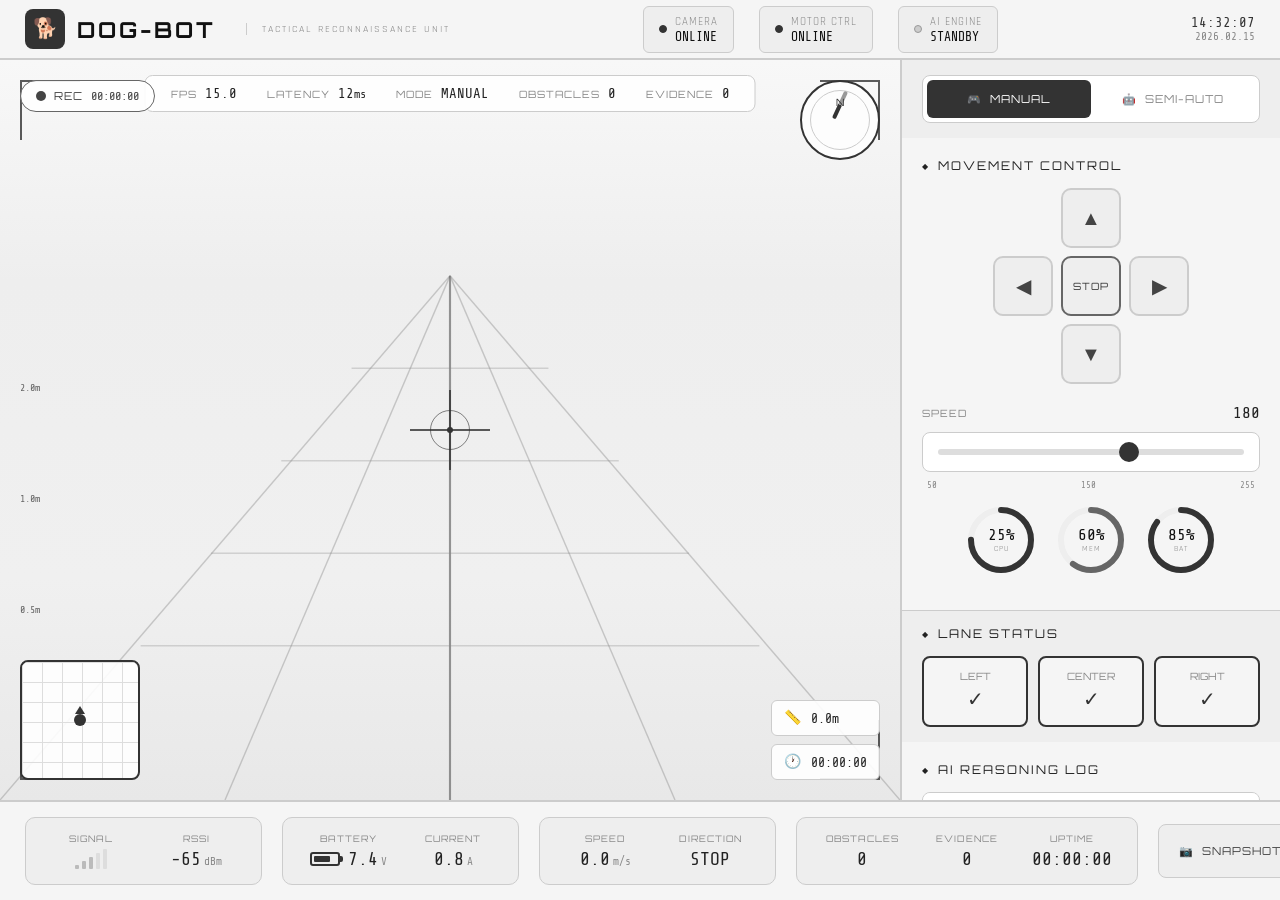
<file: dashboard-print.html>
<!DOCTYPE html>
<html lang="en">
<head>
    <meta charset="UTF-8">
    <meta name="viewport" content="width=device-width, initial-scale=1.0">
    <title>DOG-BOT | Tactical Command Interface (Print Version)</title>
    <link href="https://fonts.googleapis.com/css2?family=Orbitron:wght@400;500;600;700;800;900&family=Rajdhani:wght@300;400;500;600;700&family=Share+Tech+Mono&display=swap" rel="stylesheet">
    <style>
        :root {
            --bg-primary: #ffffff;
            --bg-secondary: #f5f5f5;
            --bg-tertiary: #eeeeee;
            --bg-panel: rgba(245, 245, 245, 0.95);
            --accent-green: #222222;
            --accent-green-dim: #444444;
            --accent-green-glow: rgba(0, 0, 0, 0.1);
            --accent-blue: #333333;
            --accent-blue-dim: #555555;
            --accent-cyan: #333333;
            --accent-orange: #555555;
            --accent-red: #444444;
            --accent-red-dim: #666666;
            --accent-purple: #555555;
            --accent-yellow: #666666;
            --text-primary: #111111;
            --text-secondary: #444444;
            --text-muted: #888888;
            --border-color: #cccccc;
            --border-glow: rgba(0, 0, 0, 0.1);
            --warning-bg: rgba(0, 0, 0, 0.05);
            --danger-bg: rgba(0, 0, 0, 0.05);
            --success-bg: rgba(0, 0, 0, 0.05);
        }

        * {
            margin: 0;
            padding: 0;
            box-sizing: border-box;
        }

        body {
            font-family: 'Rajdhani', sans-serif;
            background: var(--bg-primary);
            color: var(--text-primary);
            min-height: 100vh;
            overflow-x: hidden;
        }

        /* MAIN LAYOUT */
        .dashboard {
            display: grid;
            grid-template-rows: 60px 1fr 100px;
            grid-template-columns: 1fr 380px;
            height: 100vh;
            gap: 0;
        }

        /* TOP STATUS BAR */
        .status-bar {
            grid-column: 1 / -1;
            background: var(--bg-secondary);
            border-bottom: 2px solid var(--border-color);
            display: flex;
            align-items: center;
            justify-content: space-between;
            padding: 0 25px;
            position: relative;
        }

        .logo-section {
            display: flex;
            align-items: center;
            gap: 15px;
        }

        .logo {
            display: flex;
            align-items: center;
            gap: 12px;
        }

        .logo-icon {
            width: 40px;
            height: 40px;
            background: #333;
            border-radius: 8px;
            display: flex;
            align-items: center;
            justify-content: center;
            font-size: 20px;
        }

        .logo-text {
            font-family: 'Orbitron', sans-serif;
            font-size: 22px;
            font-weight: 700;
            letter-spacing: 3px;
            color: #111;
        }

        .logo-subtitle {
            font-size: 10px;
            color: var(--text-muted);
            letter-spacing: 2px;
            margin-left: 15px;
            padding-left: 15px;
            border-left: 1px solid var(--border-color);
        }

        .status-indicators {
            display: flex;
            align-items: center;
            gap: 25px;
        }

        .status-item {
            display: flex;
            align-items: center;
            gap: 8px;
            padding: 8px 15px;
            background: var(--bg-tertiary);
            border-radius: 6px;
            border: 1px solid var(--border-color);
        }

        .status-dot {
            width: 8px;
            height: 8px;
            border-radius: 50%;
            background: #333;
            border: 1px solid #333;
        }

        .status-dot.offline {
            background: #ccc;
            border-color: #999;
        }

        .status-label {
            font-size: 11px;
            color: var(--text-muted);
            letter-spacing: 1px;
        }

        .status-value {
            font-family: 'Share Tech Mono', monospace;
            font-size: 13px;
            color: var(--text-primary);
        }

        .datetime {
            font-family: 'Share Tech Mono', monospace;
            font-size: 14px;
            color: #333;
            display: flex;
            flex-direction: column;
            align-items: flex-end;
        }

        .datetime .date {
            font-size: 11px;
            color: var(--text-muted);
        }

        /* VIDEO FEED SECTION */
        .video-section {
            background: var(--bg-primary);
            position: relative;
            overflow: hidden;
        }

        .video-container {
            width: 100%;
            height: 100%;
            position: relative;
            background: #f0f0f0;
        }

        .video-feed {
            width: 100%;
            height: 100%;
            position: relative;
            display: flex;
            align-items: center;
            justify-content: center;
        }

        .video-feed img {
            max-width: 100%;
            max-height: 100%;
            object-fit: contain;
        }

        .video-feed.no-signal {
            background: linear-gradient(180deg, #f8f8f8 0%, #eee 30%, #f0f0f0 70%, #e8e8e8 100%);
        }

        /* Corner Brackets */
        .corner-bracket {
            position: absolute;
            width: 60px;
            height: 60px;
            border: 2px solid #333;
            opacity: 0.8;
        }

        .corner-bracket.top-left { top: 20px; left: 20px; border-right: none; border-bottom: none; }
        .corner-bracket.top-right { top: 20px; right: 20px; border-left: none; border-bottom: none; }
        .corner-bracket.bottom-left { bottom: 20px; left: 20px; border-right: none; border-top: none; }
        .corner-bracket.bottom-right { bottom: 20px; right: 20px; border-left: none; border-top: none; }

        /* Crosshair */
        .crosshair {
            position: absolute;
            top: 50%;
            left: 50%;
            transform: translate(-50%, -50%);
            width: 80px;
            height: 80px;
            pointer-events: none;
        }

        .crosshair::before, .crosshair::after {
            content: '';
            position: absolute;
            background: #333;
            opacity: 0.8;
        }

        .crosshair::before {
            width: 2px;
            height: 100%;
            left: 50%;
            transform: translateX(-50%);
        }

        .crosshair::after {
            width: 100%;
            height: 2px;
            top: 50%;
            transform: translateY(-50%);
        }

        .crosshair-circle {
            position: absolute;
            top: 50%;
            left: 50%;
            transform: translate(-50%, -50%);
            width: 40px;
            height: 40px;
            border: 1px solid #333;
            border-radius: 50%;
            opacity: 0.6;
        }

        .crosshair-dot {
            position: absolute;
            top: 50%;
            left: 50%;
            transform: translate(-50%, -50%);
            width: 6px;
            height: 6px;
            background: #333;
            border-radius: 50%;
        }

        /* Grid Overlay */
        .grid-overlay {
            position: absolute;
            inset: 0;
            pointer-events: none;
        }

        .grid-overlay svg {
            width: 100%;
            height: 100%;
        }

        /* HUD Overlay */
        .hud-overlay {
            position: absolute;
            inset: 0;
            pointer-events: none;
        }

        .hud-top {
            position: absolute;
            top: 15px;
            left: 50%;
            transform: translateX(-50%);
            display: flex;
            align-items: center;
            gap: 30px;
            background: rgba(255, 255, 255, 0.9);
            padding: 10px 25px;
            border-radius: 8px;
            border: 1px solid var(--border-color);
        }

        .hud-item {
            display: flex;
            align-items: center;
            gap: 8px;
        }

        .hud-label {
            font-family: 'Orbitron', sans-serif;
            font-size: 10px;
            color: var(--text-muted);
            letter-spacing: 1px;
        }

        .hud-value {
            font-family: 'Share Tech Mono', monospace;
            font-size: 14px;
            color: #222;
        }

        /* Evidence Alert */
        .evidence-alert { display: none; }
        .evidence-alert.hidden { display: none; }

        /* Navigation Recommendation */
        .nav-recommendation {
            position: absolute;
            bottom: 20px;
            left: 50%;
            transform: translateX(-50%);
            background: rgba(255, 255, 255, 0.9);
            border: 1px solid #333;
            padding: 12px 30px;
            border-radius: 8px;
            display: flex;
            align-items: center;
            gap: 15px;
        }

        .nav-recommendation.hidden { display: none; }

        .nav-arrow {
            font-size: 24px;
            color: #222;
        }

        .nav-text {
            font-family: 'Orbitron', sans-serif;
            font-size: 14px;
            color: #222;
            letter-spacing: 2px;
        }

        .nav-confidence {
            font-family: 'Share Tech Mono', monospace;
            font-size: 12px;
            color: var(--text-muted);
        }

        /* Compass */
        .compass {
            position: absolute;
            top: 20px;
            right: 20px;
            width: 80px;
            height: 80px;
            background: rgba(255, 255, 255, 0.8);
            border: 2px solid #333;
            border-radius: 50%;
            display: flex;
            align-items: center;
            justify-content: center;
        }

        .compass-inner {
            width: 60px;
            height: 60px;
            border: 1px solid #ccc;
            border-radius: 50%;
            position: relative;
        }

        .compass-needle {
            position: absolute;
            top: 50%;
            left: 50%;
            width: 4px;
            height: 30px;
            transform: translate(-50%, -100%) rotate(25deg);
            background: linear-gradient(to top, #333 50%, #999 50%);
            border-radius: 2px;
        }

        .compass-n {
            position: absolute;
            top: 5px;
            left: 50%;
            transform: translateX(-50%);
            font-family: 'Orbitron', sans-serif;
            font-size: 10px;
            color: #333;
        }

        /* Distance Markers */
        .distance-marker {
            position: absolute;
            left: 20px;
            font-family: 'Share Tech Mono', monospace;
            font-size: 10px;
            color: #555;
            opacity: 0.9;
        }

        .distance-marker.m1 { bottom: 25%; }
        .distance-marker.m2 { bottom: 40%; }
        .distance-marker.m3 { bottom: 55%; }

        /* Recording Indicator */
        .recording-indicator {
            position: absolute;
            top: 20px;
            left: 20px;
            display: flex;
            align-items: center;
            gap: 8px;
            background: rgba(255, 255, 255, 0.9);
            padding: 8px 15px;
            border-radius: 20px;
            border: 1px solid #666;
        }

        .recording-dot {
            width: 10px;
            height: 10px;
            background: #444;
            border-radius: 50%;
        }

        .recording-text {
            font-family: 'Orbitron', sans-serif;
            font-size: 11px;
            color: #444;
            letter-spacing: 1px;
        }

        .recording-time {
            font-family: 'Share Tech Mono', monospace;
            font-size: 12px;
            color: #444;
        }

        /* Mini Map */
        .minimap {
            position: absolute;
            bottom: 20px;
            left: 20px;
            width: 120px;
            height: 120px;
            background: rgba(255, 255, 255, 0.9);
            border: 2px solid #333;
            border-radius: 8px;
            overflow: hidden;
        }

        .minimap-grid {
            width: 100%;
            height: 100%;
            background-image:
                linear-gradient(#ddd 1px, transparent 1px),
                linear-gradient(90deg, #ddd 1px, transparent 1px);
            background-size: 20px 20px;
            position: relative;
        }

        .minimap-bot {
            position: absolute;
            top: 50%;
            left: 50%;
            transform: translate(-50%, -50%);
            width: 12px;
            height: 12px;
            background: #333;
            border-radius: 50%;
        }

        .minimap-bot::before {
            content: '';
            position: absolute;
            top: -8px;
            left: 50%;
            transform: translateX(-50%);
            border-left: 5px solid transparent;
            border-right: 5px solid transparent;
            border-bottom: 8px solid #333;
        }

        .minimap-obstacle, .minimap-evidence { display: none; }

        /* Quick Stats */
        .quick-stats {
            position: absolute;
            bottom: 20px;
            right: 20px;
            display: flex;
            flex-direction: column;
            gap: 8px;
        }

        .quick-stat {
            display: flex;
            align-items: center;
            gap: 10px;
            background: rgba(255, 255, 255, 0.9);
            padding: 8px 12px;
            border-radius: 6px;
            border: 1px solid var(--border-color);
        }

        .quick-stat-icon { font-size: 14px; }

        .quick-stat-value {
            font-family: 'Share Tech Mono', monospace;
            font-size: 13px;
            color: #222;
        }

        /* RIGHT PANEL */
        .right-panel {
            background: var(--bg-secondary);
            border-left: 2px solid var(--border-color);
            display: flex;
            flex-direction: column;
            overflow-y: auto;
            overflow-x: hidden;
        }

        .panel-section {
            border-bottom: 1px solid var(--border-color);
            padding: 20px;
            flex-shrink: 0;
        }

        .panel-section:last-child { border-bottom: none; }

        .panel-header {
            display: flex;
            align-items: center;
            justify-content: space-between;
            margin-bottom: 15px;
        }

        .panel-title {
            font-family: 'Orbitron', sans-serif;
            font-size: 12px;
            color: #222;
            letter-spacing: 2px;
            display: flex;
            align-items: center;
            gap: 8px;
        }

        .panel-title::before {
            content: '\25C6';
            font-size: 8px;
        }

        /* Mode Toggle */
        .mode-section {
            padding: 15px 20px;
            background: var(--bg-tertiary);
            flex-shrink: 0;
        }

        .mode-toggle {
            display: flex;
            gap: 0;
            background: var(--bg-primary);
            border-radius: 8px;
            padding: 4px;
            border: 1px solid var(--border-color);
        }

        .mode-btn {
            flex: 1;
            padding: 12px 15px;
            border: none;
            background: transparent;
            color: var(--text-muted);
            font-family: 'Orbitron', sans-serif;
            font-size: 11px;
            letter-spacing: 1px;
            cursor: pointer;
            border-radius: 6px;
            display: flex;
            align-items: center;
            justify-content: center;
            gap: 8px;
        }

        .mode-btn.active {
            background: #333;
            color: #fff;
        }

        /* D-Pad */
        .dpad-container {
            display: flex;
            justify-content: center;
            margin-bottom: 20px;
        }

        .dpad {
            display: grid;
            grid-template-columns: repeat(3, 60px);
            grid-template-rows: repeat(3, 60px);
            gap: 8px;
        }

        .dpad-btn {
            background: var(--bg-tertiary);
            border: 2px solid var(--border-color);
            border-radius: 10px;
            color: var(--text-secondary);
            font-size: 20px;
            cursor: pointer;
            display: flex;
            align-items: center;
            justify-content: center;
        }

        .dpad-btn.center {
            background: #eee;
            border-color: #666;
            color: #333;
        }

        .dpad-btn.empty { visibility: hidden; }

        .dpad-btn span {
            font-size: 10px;
            font-family: 'Orbitron', sans-serif;
            letter-spacing: 1px;
        }

        /* Speed Control */
        .speed-control { margin-top: 15px; }

        .speed-header {
            display: flex;
            justify-content: space-between;
            align-items: center;
            margin-bottom: 10px;
        }

        .speed-label {
            font-family: 'Orbitron', sans-serif;
            font-size: 10px;
            color: var(--text-muted);
            letter-spacing: 1px;
        }

        .speed-value {
            font-family: 'Share Tech Mono', monospace;
            font-size: 16px;
            color: #222;
        }

        .speed-slider-container {
            position: relative;
            height: 40px;
            background: var(--bg-primary);
            border-radius: 8px;
            border: 1px solid var(--border-color);
            padding: 0 15px;
            display: flex;
            align-items: center;
        }

        .speed-slider {
            width: 100%;
            -webkit-appearance: none;
            appearance: none;
            height: 6px;
            background: #ddd;
            border-radius: 3px;
            outline: none;
        }

        .speed-slider::-webkit-slider-thumb {
            -webkit-appearance: none;
            appearance: none;
            width: 20px;
            height: 20px;
            background: #333;
            border-radius: 50%;
            cursor: pointer;
        }

        .speed-marks {
            display: flex;
            justify-content: space-between;
            margin-top: 8px;
            padding: 0 5px;
        }

        .speed-mark {
            font-family: 'Share Tech Mono', monospace;
            font-size: 9px;
            color: var(--text-muted);
        }

        /* Circular Gauges */
        .gauge-container {
            display: flex;
            gap: 20px;
            justify-content: center;
            margin: 15px 0;
        }

        .gauge {
            width: 70px;
            height: 70px;
            position: relative;
        }

        .gauge svg {
            width: 100%;
            height: 100%;
            transform: rotate(-90deg);
        }

        .gauge-bg {
            fill: none;
            stroke: #eee;
            stroke-width: 6;
        }

        .gauge-fill {
            fill: none;
            stroke: #333;
            stroke-width: 6;
            stroke-linecap: round;
            stroke-dasharray: 188.5;
            stroke-dashoffset: 47;
        }

        .gauge-fill.warning { stroke: #666; }
        .gauge-fill.danger { stroke: #999; }

        .gauge-value {
            position: absolute;
            top: 50%;
            left: 50%;
            transform: translate(-50%, -50%);
            text-align: center;
        }

        .gauge-number {
            font-family: 'Share Tech Mono', monospace;
            font-size: 16px;
            color: var(--text-primary);
        }

        .gauge-label {
            font-size: 8px;
            color: var(--text-muted);
            letter-spacing: 1px;
        }

        /* Lane Status */
        .lane-section {
            padding: 15px 20px;
            background: var(--bg-tertiary);
            flex-shrink: 0;
        }

        .lane-status {
            display: flex;
            gap: 10px;
        }

        .lane {
            flex: 1;
            text-align: center;
            padding: 12px 10px;
            background: var(--bg-primary);
            border-radius: 8px;
            border: 2px solid var(--border-color);
        }

        .lane.clear {
            border-color: #333;
            background: #f5f5f5;
        }

        .lane-label {
            font-family: 'Orbitron', sans-serif;
            font-size: 10px;
            color: var(--text-muted);
            margin-bottom: 5px;
        }

        .lane-icon {
            font-size: 20px;
        }

        .lane.clear .lane-icon { color: #333; }

        /* AI Reasoning Log */
        .log-section {
            flex: 0 0 auto;
            display: flex;
            flex-direction: column;
            min-height: 200px;
            max-height: 300px;
        }

        .log-container {
            flex: 1;
            overflow-y: auto;
            background: var(--bg-primary);
            border-radius: 8px;
            border: 1px solid var(--border-color);
            padding: 10px;
            font-family: 'Share Tech Mono', monospace;
            font-size: 11px;
            line-height: 1.6;
            max-height: 220px;
        }

        .log-entry {
            padding: 6px 8px;
            border-radius: 4px;
            margin-bottom: 6px;
            border-left: 3px solid #999;
            background: #f8f8f8;
        }

        .log-entry.obs { border-left-color: #555; }
        .log-entry.ana { border-left-color: #777; }
        .log-entry.dec { border-left-color: #666; }
        .log-entry.act { border-left-color: #333; }
        .log-entry.evd { border-left-color: #444; }

        .log-time {
            color: var(--text-muted);
            margin-right: 8px;
        }

        .log-type {
            font-weight: 600;
            margin-right: 8px;
            color: #333;
        }

        .log-message { color: var(--text-secondary); }

        /* Keyboard Hints */
        .keyboard-hints {
            padding: 10px 20px;
            padding-bottom: 20px;
            background: var(--bg-primary);
            border-top: 1px solid var(--border-color);
            flex-shrink: 0;
        }

        .keyboard-row {
            display: flex;
            justify-content: center;
            gap: 10px;
            margin-bottom: 8px;
        }

        .keyboard-row:last-child { margin-bottom: 0; }

        .key {
            min-width: 35px;
            height: 30px;
            background: var(--bg-tertiary);
            border: 1px solid var(--border-color);
            border-radius: 4px;
            display: flex;
            align-items: center;
            justify-content: center;
            font-family: 'Share Tech Mono', monospace;
            font-size: 11px;
            color: #555;
        }

        .key.wide { min-width: 80px; }

        /* BOTTOM TELEMETRY BAR */
        .telemetry-bar {
            grid-column: 1 / -1;
            background: var(--bg-secondary);
            border-top: 2px solid var(--border-color);
            display: flex;
            align-items: center;
            padding: 0 25px;
            gap: 20px;
        }

        .telemetry-group {
            display: flex;
            align-items: center;
            gap: 25px;
            padding: 15px 25px;
            background: var(--bg-tertiary);
            border-radius: 10px;
            border: 1px solid var(--border-color);
        }

        .telemetry-item {
            display: flex;
            flex-direction: column;
            align-items: center;
            gap: 5px;
            min-width: 80px;
        }

        .telemetry-label {
            font-family: 'Orbitron', sans-serif;
            font-size: 9px;
            color: var(--text-muted);
            letter-spacing: 1px;
        }

        .telemetry-value {
            font-family: 'Share Tech Mono', monospace;
            font-size: 18px;
            color: #222;
            display: flex;
            align-items: baseline;
            gap: 3px;
        }

        .telemetry-unit {
            font-size: 11px;
            color: var(--text-muted);
        }

        /* Signal Bars */
        .signal-bars {
            display: flex;
            align-items: flex-end;
            gap: 3px;
            height: 20px;
        }

        .signal-bar {
            width: 4px;
            background: #bbb;
            border-radius: 1px;
        }

        .signal-bar:nth-child(1) { height: 20%; }
        .signal-bar:nth-child(2) { height: 40%; }
        .signal-bar:nth-child(3) { height: 60%; }
        .signal-bar:nth-child(4) { height: 80%; }
        .signal-bar:nth-child(5) { height: 100%; }

        .signal-bar.inactive { background: #ddd; }

        /* Battery */
        .battery {
            display: flex;
            align-items: center;
            gap: 8px;
        }

        .battery-icon {
            width: 30px;
            height: 14px;
            border: 2px solid #333;
            border-radius: 3px;
            position: relative;
            display: flex;
            align-items: center;
            padding: 2px;
        }

        .battery-icon::after {
            content: '';
            position: absolute;
            right: -5px;
            top: 50%;
            transform: translateY(-50%);
            width: 3px;
            height: 6px;
            background: #333;
            border-radius: 0 2px 2px 0;
        }

        .battery-level {
            height: 100%;
            background: #333;
            border-radius: 1px;
            width: 75%;
        }

        /* Action Buttons */
        .action-buttons {
            margin-left: auto;
            display: flex;
            gap: 10px;
        }

        .action-btn {
            padding: 12px 20px;
            border: 1px solid var(--border-color);
            background: var(--bg-tertiary);
            color: var(--text-secondary);
            font-family: 'Orbitron', sans-serif;
            font-size: 11px;
            letter-spacing: 1px;
            cursor: pointer;
            border-radius: 8px;
            display: flex;
            align-items: center;
            gap: 8px;
        }

        .action-btn.danger {
            border-color: #666;
            color: #333;
        }

        /* Print Styles */
        @media print {
            body { -webkit-print-color-adjust: exact; print-color-adjust: exact; }
            .dashboard { height: auto; }
        }

        /* Responsive */
        @media (max-width: 1200px) {
            .dashboard { grid-template-columns: 1fr 320px; }
        }

        @media (max-width: 900px) {
            .dashboard {
                grid-template-columns: 1fr;
                grid-template-rows: 60px 50vh auto auto;
            }
            .right-panel { border-left: none; border-top: 1px solid var(--border-color); }
            .telemetry-bar { flex-wrap: wrap; padding: 15px; }
            .telemetry-group { flex: 1; min-width: 200px; }
            .action-buttons { width: 100%; margin-top: 10px; margin-left: 0; justify-content: center; }
        }
    </style>
</head>
<body>
    <div class="dashboard">

        <!-- TOP STATUS BAR -->
        <header class="status-bar">
            <div class="logo-section">
                <div class="logo">
                    <div class="logo-icon">&#x1F415;</div>
                    <span class="logo-text">DOG-BOT</span>
                </div>
                <span class="logo-subtitle">TACTICAL RECONNAISSANCE UNIT</span>
            </div>

            <div class="status-indicators">
                <div class="status-item">
                    <div class="status-dot"></div>
                    <div>
                        <div class="status-label">CAMERA</div>
                        <div class="status-value">ONLINE</div>
                    </div>
                </div>
                <div class="status-item">
                    <div class="status-dot"></div>
                    <div>
                        <div class="status-label">MOTOR CTRL</div>
                        <div class="status-value">ONLINE</div>
                    </div>
                </div>
                <div class="status-item">
                    <div class="status-dot offline"></div>
                    <div>
                        <div class="status-label">AI ENGINE</div>
                        <div class="status-value">STANDBY</div>
                    </div>
                </div>
            </div>

            <div class="datetime">
                <span>14:32:07</span>
                <span class="date">2026.02.15</span>
            </div>
        </header>

        <!-- VIDEO FEED SECTION -->
        <main class="video-section">
            <div class="video-container">
                <div class="video-feed no-signal">

                    <!-- Grid Overlay -->
                    <div class="grid-overlay">
                        <svg viewBox="0 0 640 480" preserveAspectRatio="none">
                            <line x1="320" y1="140" x2="0" y2="480" stroke="#888" stroke-width="1" opacity="0.4"/>
                            <line x1="320" y1="140" x2="160" y2="480" stroke="#888" stroke-width="1" opacity="0.4"/>
                            <line x1="320" y1="140" x2="320" y2="480" stroke="#555" stroke-width="1.5" opacity="0.6"/>
                            <line x1="320" y1="140" x2="480" y2="480" stroke="#888" stroke-width="1" opacity="0.4"/>
                            <line x1="320" y1="140" x2="640" y2="480" stroke="#888" stroke-width="1" opacity="0.4"/>
                            <line x1="100" y1="380" x2="540" y2="380" stroke="#888" stroke-width="1" opacity="0.3"/>
                            <line x1="150" y1="320" x2="490" y2="320" stroke="#888" stroke-width="1" opacity="0.3"/>
                            <line x1="200" y1="260" x2="440" y2="260" stroke="#888" stroke-width="1" opacity="0.3"/>
                            <line x1="250" y1="200" x2="390" y2="200" stroke="#888" stroke-width="1" opacity="0.3"/>
                        </svg>
                    </div>

                    <!-- Corner Brackets -->
                    <div class="corner-bracket top-left"></div>
                    <div class="corner-bracket top-right"></div>
                    <div class="corner-bracket bottom-left"></div>
                    <div class="corner-bracket bottom-right"></div>

                    <!-- Crosshair -->
                    <div class="crosshair">
                        <div class="crosshair-circle"></div>
                        <div class="crosshair-dot"></div>
                    </div>

                    <!-- Distance Markers -->
                    <div class="distance-marker m1">0.5m</div>
                    <div class="distance-marker m2">1.0m</div>
                    <div class="distance-marker m3">2.0m</div>

                    <!-- HUD Overlay -->
                    <div class="hud-overlay">
                        <div class="hud-top">
                            <div class="hud-item">
                                <span class="hud-label">FPS</span>
                                <span class="hud-value">15.0</span>
                            </div>
                            <div class="hud-item">
                                <span class="hud-label">LATENCY</span>
                                <span class="hud-value">12<small>ms</small></span>
                            </div>
                            <div class="hud-item">
                                <span class="hud-label">MODE</span>
                                <span class="hud-value">MANUAL</span>
                            </div>
                            <div class="hud-item">
                                <span class="hud-label">OBSTACLES</span>
                                <span class="hud-value">0</span>
                            </div>
                            <div class="hud-item">
                                <span class="hud-label">EVIDENCE</span>
                                <span class="hud-value">0</span>
                            </div>
                        </div>
                    </div>

                    <!-- Compass -->
                    <div class="compass">
                        <div class="compass-inner">
                            <div class="compass-needle"></div>
                            <span class="compass-n">N</span>
                        </div>
                    </div>

                    <!-- Recording Indicator -->
                    <div class="recording-indicator">
                        <div class="recording-dot"></div>
                        <span class="recording-text">REC</span>
                        <span class="recording-time">00:00:00</span>
                    </div>

                    <!-- Mini Map -->
                    <div class="minimap">
                        <div class="minimap-grid">
                            <div class="minimap-bot"></div>
                        </div>
                    </div>

                    <!-- Quick Stats -->
                    <div class="quick-stats">
                        <div class="quick-stat">
                            <span class="quick-stat-icon">&#x1F4CF;</span>
                            <span class="quick-stat-value">0.0m</span>
                        </div>
                        <div class="quick-stat">
                            <span class="quick-stat-icon">&#x1F550;</span>
                            <span class="quick-stat-value">00:00:00</span>
                        </div>
                    </div>
                </div>
            </div>
        </main>

        <!-- RIGHT CONTROL PANEL -->
        <aside class="right-panel">

            <!-- Mode Toggle -->
            <div class="mode-section">
                <div class="mode-toggle">
                    <button class="mode-btn active">
                        <span>&#x1F3AE;</span> MANUAL
                    </button>
                    <button class="mode-btn">
                        <span>&#x1F916;</span> SEMI-AUTO
                    </button>
                </div>
            </div>

            <!-- Control Section -->
            <div class="panel-section control-section">
                <div class="panel-header">
                    <span class="panel-title">MOVEMENT CONTROL</span>
                </div>

                <!-- D-Pad -->
                <div class="dpad-container">
                    <div class="dpad">
                        <div class="dpad-btn empty"></div>
                        <button class="dpad-btn">&#9650;</button>
                        <div class="dpad-btn empty"></div>

                        <button class="dpad-btn">&#9664;</button>
                        <button class="dpad-btn center"><span>STOP</span></button>
                        <button class="dpad-btn">&#9654;</button>

                        <div class="dpad-btn empty"></div>
                        <button class="dpad-btn">&#9660;</button>
                        <div class="dpad-btn empty"></div>
                    </div>
                </div>

                <!-- Speed Control -->
                <div class="speed-control">
                    <div class="speed-header">
                        <span class="speed-label">SPEED</span>
                        <span class="speed-value">180</span>
                    </div>
                    <div class="speed-slider-container">
                        <input type="range" class="speed-slider" min="50" max="255" value="180">
                    </div>
                    <div class="speed-marks">
                        <span class="speed-mark">50</span>
                        <span class="speed-mark">150</span>
                        <span class="speed-mark">255</span>
                    </div>
                </div>

                <!-- Gauges -->
                <div class="gauge-container">
                    <div class="gauge">
                        <svg viewBox="0 0 70 70">
                            <circle class="gauge-bg" cx="35" cy="35" r="30"/>
                            <circle class="gauge-fill" cx="35" cy="35" r="30"/>
                        </svg>
                        <div class="gauge-value">
                            <div class="gauge-number">25%</div>
                            <div class="gauge-label">CPU</div>
                        </div>
                    </div>
                    <div class="gauge">
                        <svg viewBox="0 0 70 70">
                            <circle class="gauge-bg" cx="35" cy="35" r="30"/>
                            <circle class="gauge-fill warning" cx="35" cy="35" r="30" style="stroke-dashoffset:75;"/>
                        </svg>
                        <div class="gauge-value">
                            <div class="gauge-number">60%</div>
                            <div class="gauge-label">MEM</div>
                        </div>
                    </div>
                    <div class="gauge">
                        <svg viewBox="0 0 70 70">
                            <circle class="gauge-bg" cx="35" cy="35" r="30"/>
                            <circle class="gauge-fill" cx="35" cy="35" r="30" style="stroke-dashoffset:28;"/>
                        </svg>
                        <div class="gauge-value">
                            <div class="gauge-number">85%</div>
                            <div class="gauge-label">BAT</div>
                        </div>
                    </div>
                </div>
            </div>

            <!-- Lane Status -->
            <div class="lane-section">
                <div class="panel-header">
                    <span class="panel-title">LANE STATUS</span>
                </div>
                <div class="lane-status">
                    <div class="lane clear">
                        <div class="lane-label">LEFT</div>
                        <div class="lane-icon">&#10003;</div>
                    </div>
                    <div class="lane clear">
                        <div class="lane-label">CENTER</div>
                        <div class="lane-icon">&#10003;</div>
                    </div>
                    <div class="lane clear">
                        <div class="lane-label">RIGHT</div>
                        <div class="lane-icon">&#10003;</div>
                    </div>
                </div>
            </div>

            <!-- AI Reasoning Log -->
            <div class="panel-section log-section">
                <div class="panel-header">
                    <span class="panel-title">AI REASONING LOG</span>
                </div>
                <div class="log-container">
                    <div class="log-entry act">
                        <span class="log-time">14:32:07</span>
                        <span class="log-type act">[ACT]</span>
                        <span class="log-message">System initialized. All services online.</span>
                    </div>
                    <div class="log-entry obs">
                        <span class="log-time">14:32:08</span>
                        <span class="log-type">[OBS]</span>
                        <span class="log-message">Camera feed connected. Resolution: 640x480</span>
                    </div>
                    <div class="log-entry ana">
                        <span class="log-time">14:32:09</span>
                        <span class="log-type">[ANA]</span>
                        <span class="log-message">Path clear. No obstacles detected in forward corridor.</span>
                    </div>
                    <div class="log-entry dec">
                        <span class="log-time">14:32:10</span>
                        <span class="log-type">[DEC]</span>
                        <span class="log-message">Navigation: FORWARD recommended. Confidence: 0.92</span>
                    </div>
                </div>
            </div>

            <!-- Keyboard Hints -->
            <div class="keyboard-hints">
                <div class="keyboard-row">
                    <div class="key">W</div>
                </div>
                <div class="keyboard-row">
                    <div class="key">A</div>
                    <div class="key">S</div>
                    <div class="key">D</div>
                </div>
                <div class="keyboard-row">
                    <div class="key wide">SPACE</div>
                </div>
            </div>
        </aside>

        <!-- BOTTOM TELEMETRY BAR -->
        <footer class="telemetry-bar">
            <div class="telemetry-group">
                <div class="telemetry-item">
                    <span class="telemetry-label">SIGNAL</span>
                    <div class="signal-bars">
                        <div class="signal-bar"></div>
                        <div class="signal-bar"></div>
                        <div class="signal-bar"></div>
                        <div class="signal-bar inactive"></div>
                        <div class="signal-bar inactive"></div>
                    </div>
                </div>
                <div class="telemetry-item">
                    <span class="telemetry-label">RSSI</span>
                    <span class="telemetry-value">-65<span class="telemetry-unit">dBm</span></span>
                </div>
            </div>

            <div class="telemetry-group">
                <div class="telemetry-item">
                    <span class="telemetry-label">BATTERY</span>
                    <div class="battery">
                        <div class="battery-icon">
                            <div class="battery-level" style="width:75%;"></div>
                        </div>
                        <span class="telemetry-value">7.4<span class="telemetry-unit">V</span></span>
                    </div>
                </div>
                <div class="telemetry-item">
                    <span class="telemetry-label">CURRENT</span>
                    <span class="telemetry-value">0.8<span class="telemetry-unit">A</span></span>
                </div>
            </div>

            <div class="telemetry-group">
                <div class="telemetry-item">
                    <span class="telemetry-label">SPEED</span>
                    <span class="telemetry-value">0.0<span class="telemetry-unit">m/s</span></span>
                </div>
                <div class="telemetry-item">
                    <span class="telemetry-label">DIRECTION</span>
                    <span class="telemetry-value">STOP</span>
                </div>
            </div>

            <div class="telemetry-group">
                <div class="telemetry-item">
                    <span class="telemetry-label">OBSTACLES</span>
                    <span class="telemetry-value">0</span>
                </div>
                <div class="telemetry-item">
                    <span class="telemetry-label">EVIDENCE</span>
                    <span class="telemetry-value">0</span>
                </div>
                <div class="telemetry-item">
                    <span class="telemetry-label">UPTIME</span>
                    <span class="telemetry-value">00:00:00</span>
                </div>
            </div>

            <div class="action-buttons">
                <button class="action-btn">
                    <span>&#x1F4F7;</span> SNAPSHOT
                </button>
                <button class="action-btn">
                    <span>&#x1F4BE;</span> SAVE LOG
                </button>
                <button class="action-btn danger">
                    <span>&#x1F6D1;</span> E-STOP
                </button>
            </div>
        </footer>

    </div>
</body>
</html>
</file>
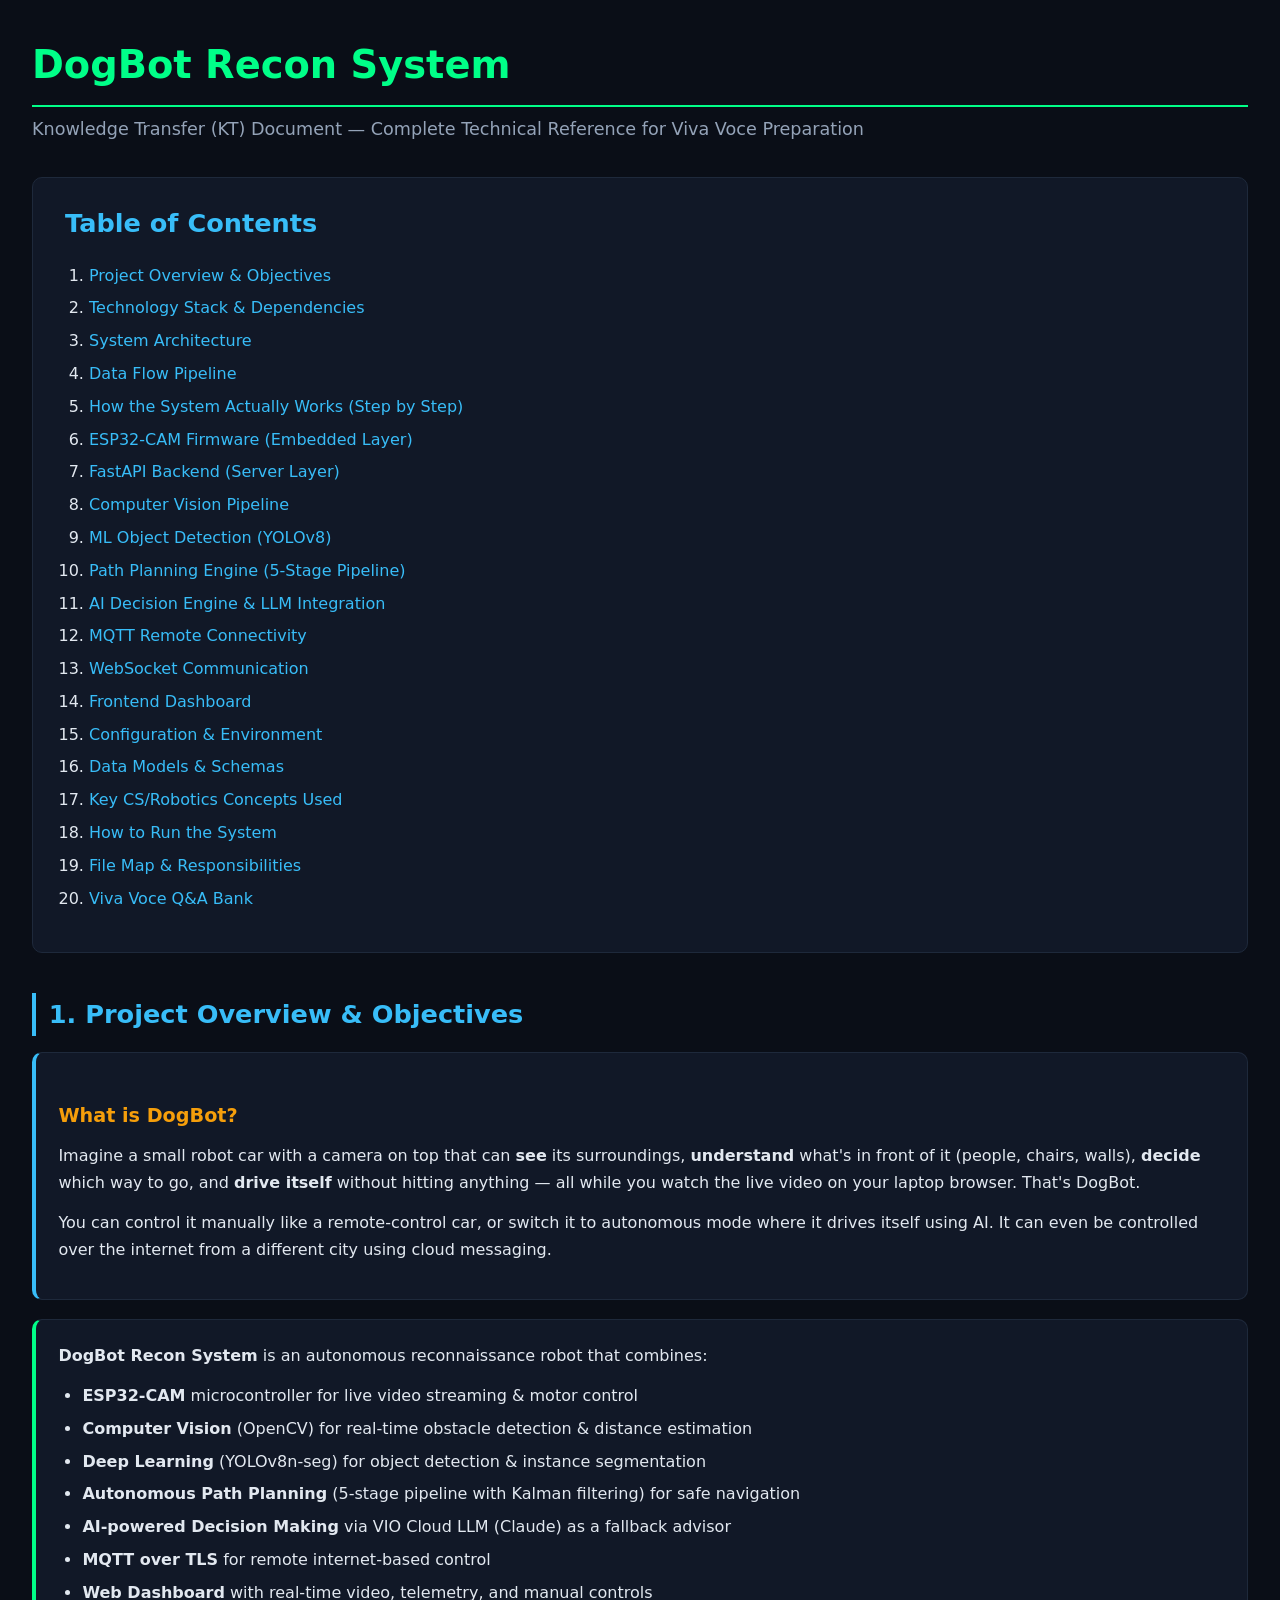
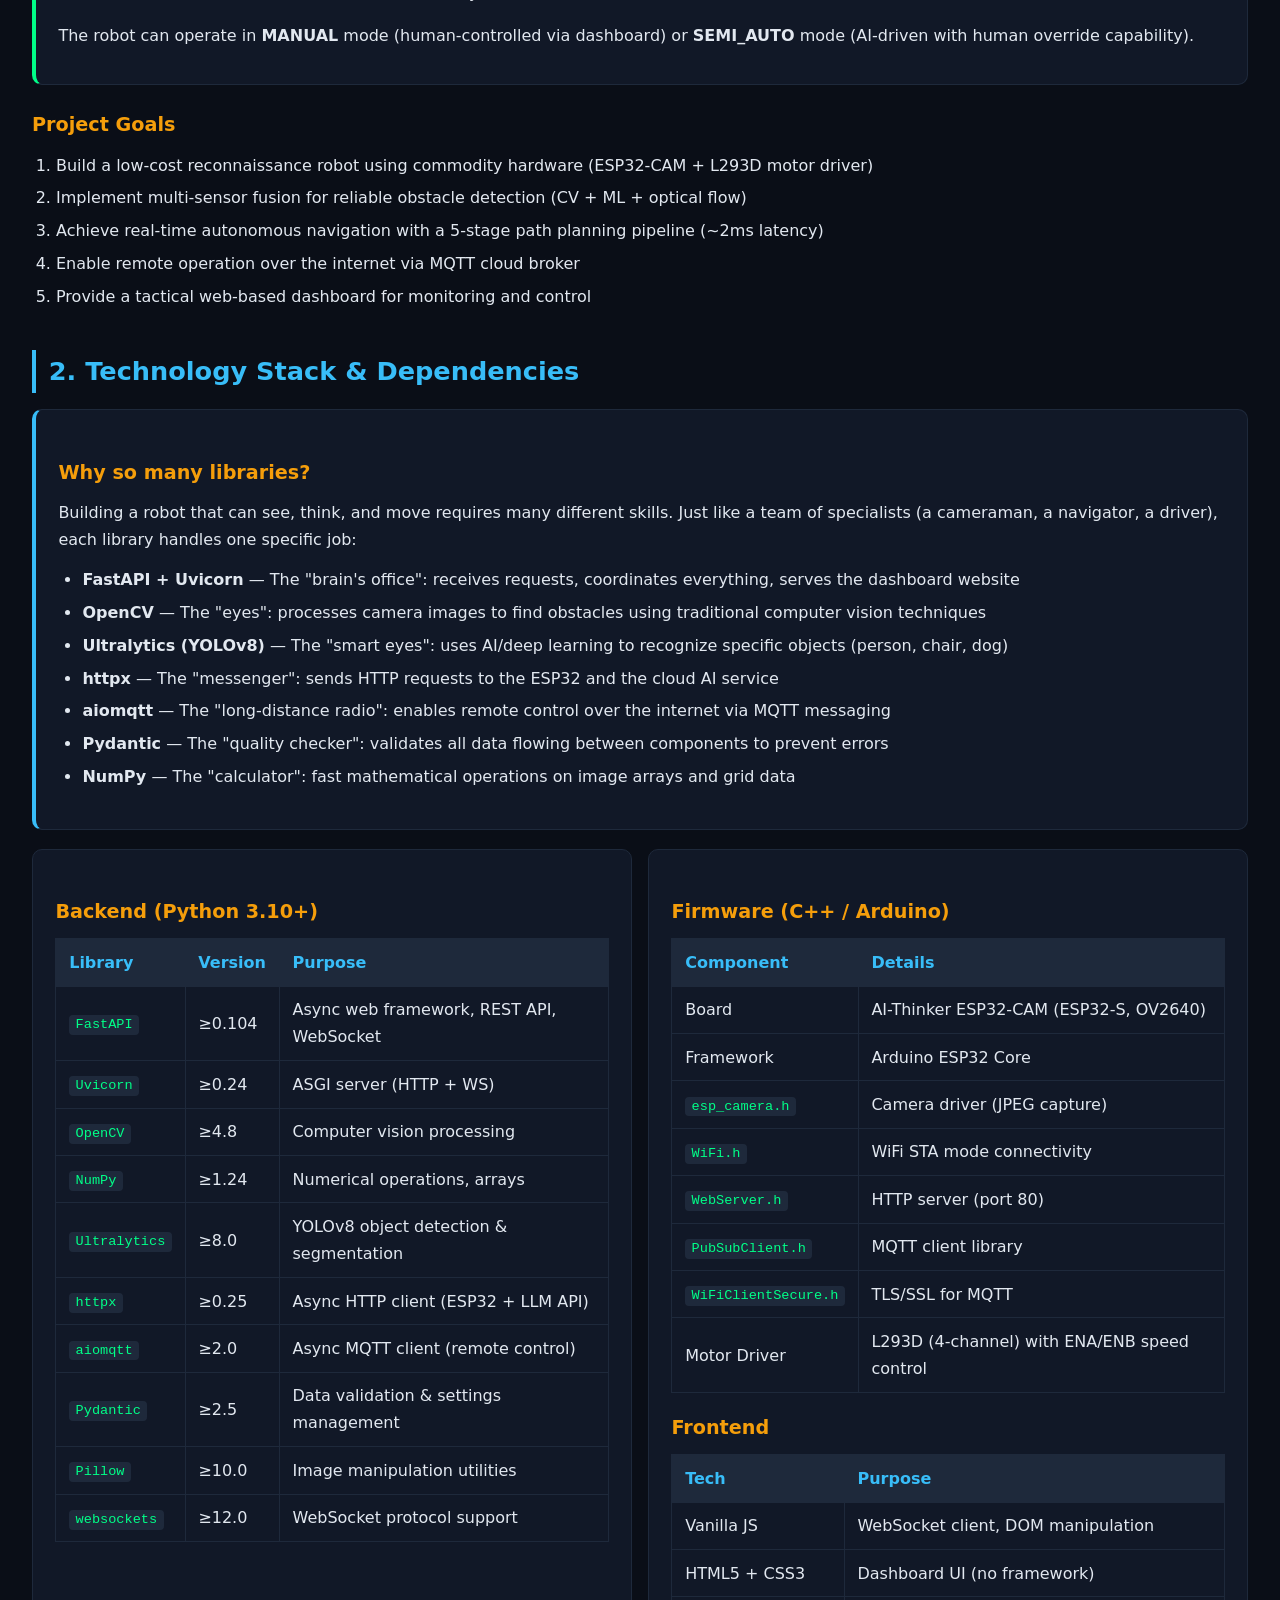
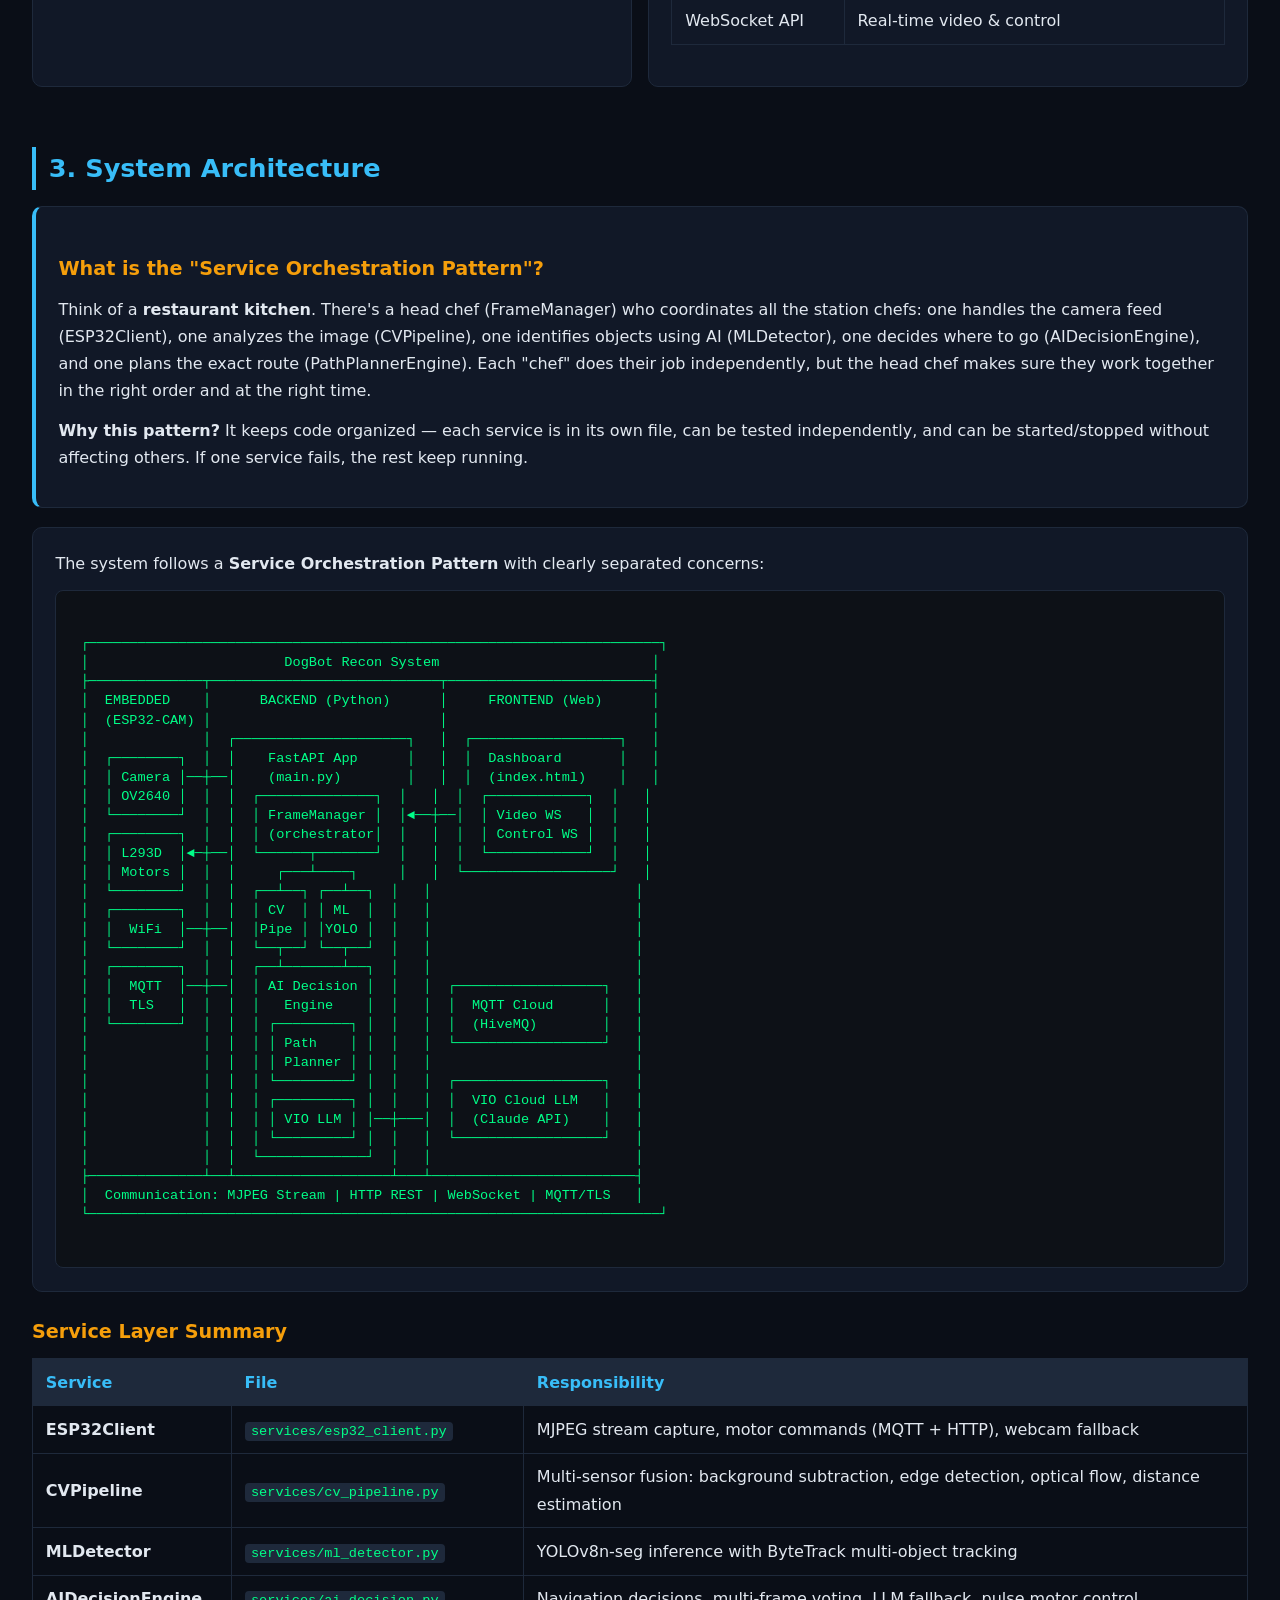
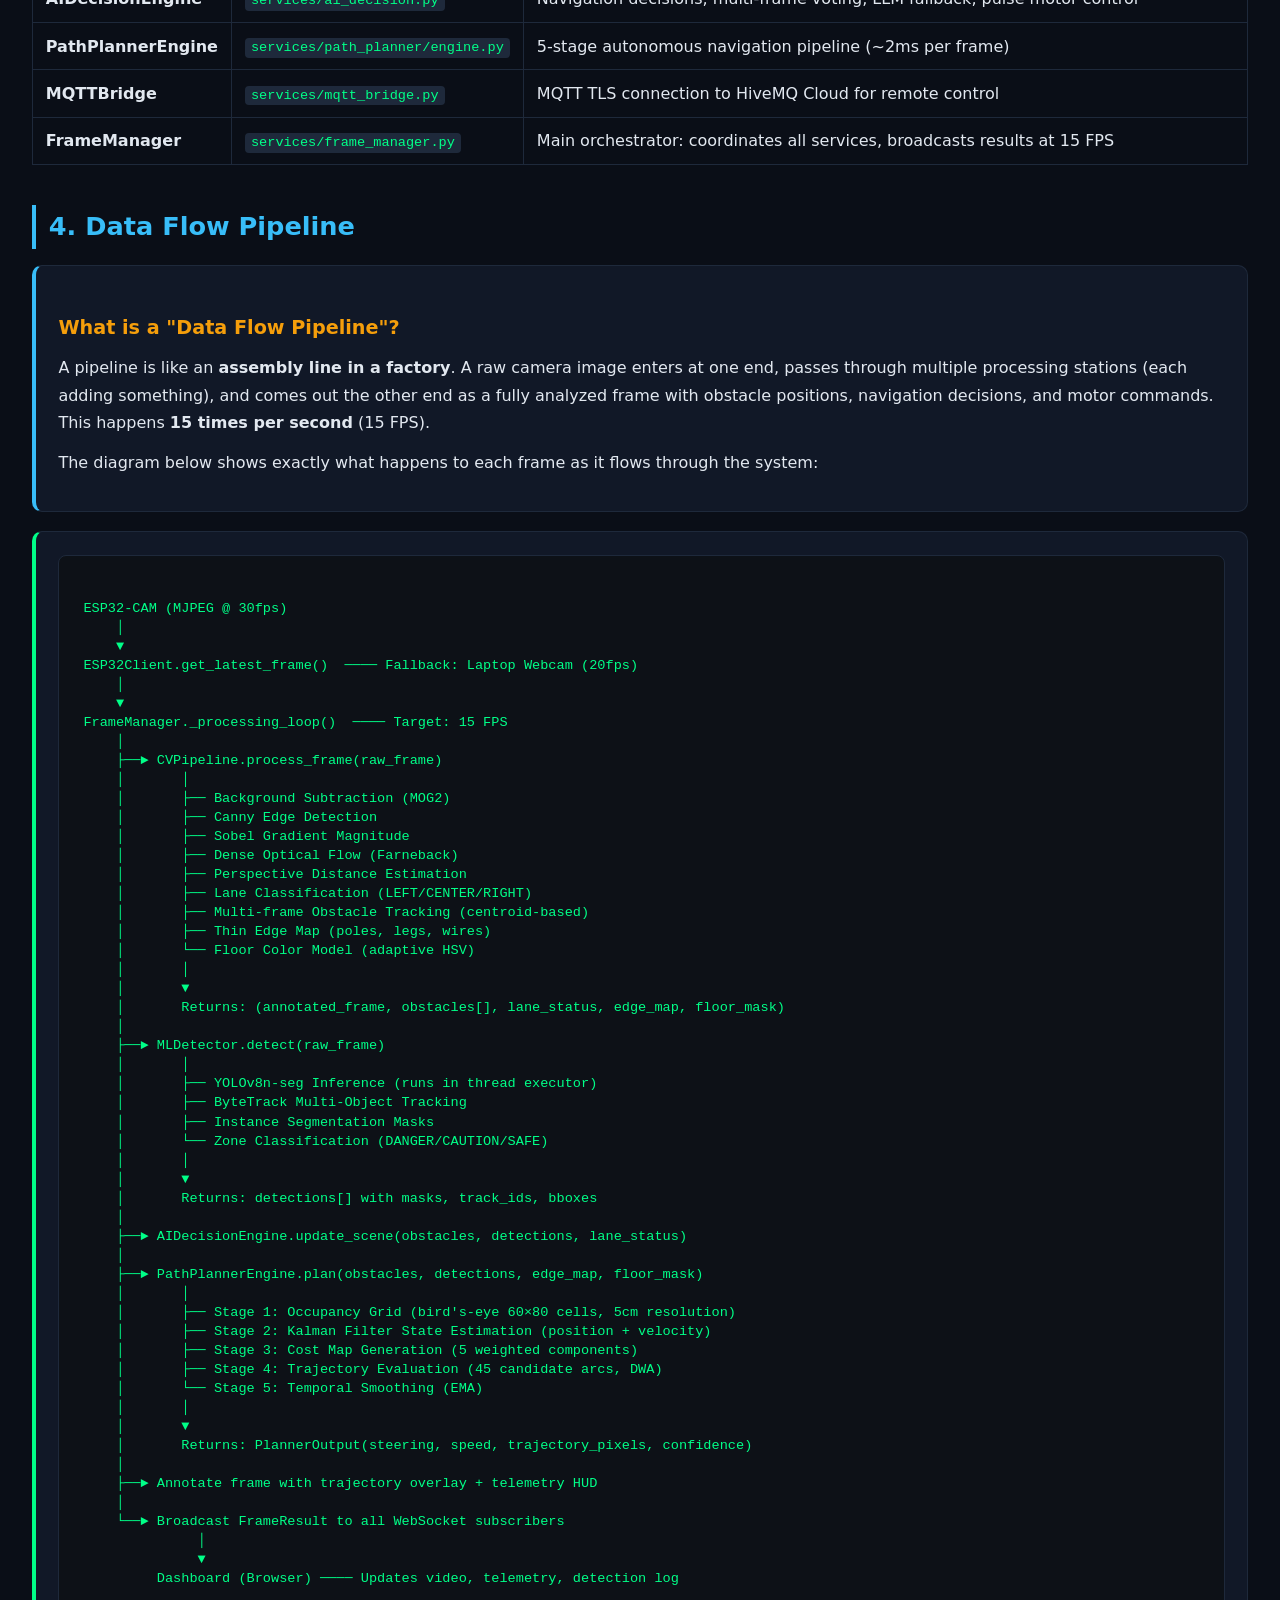
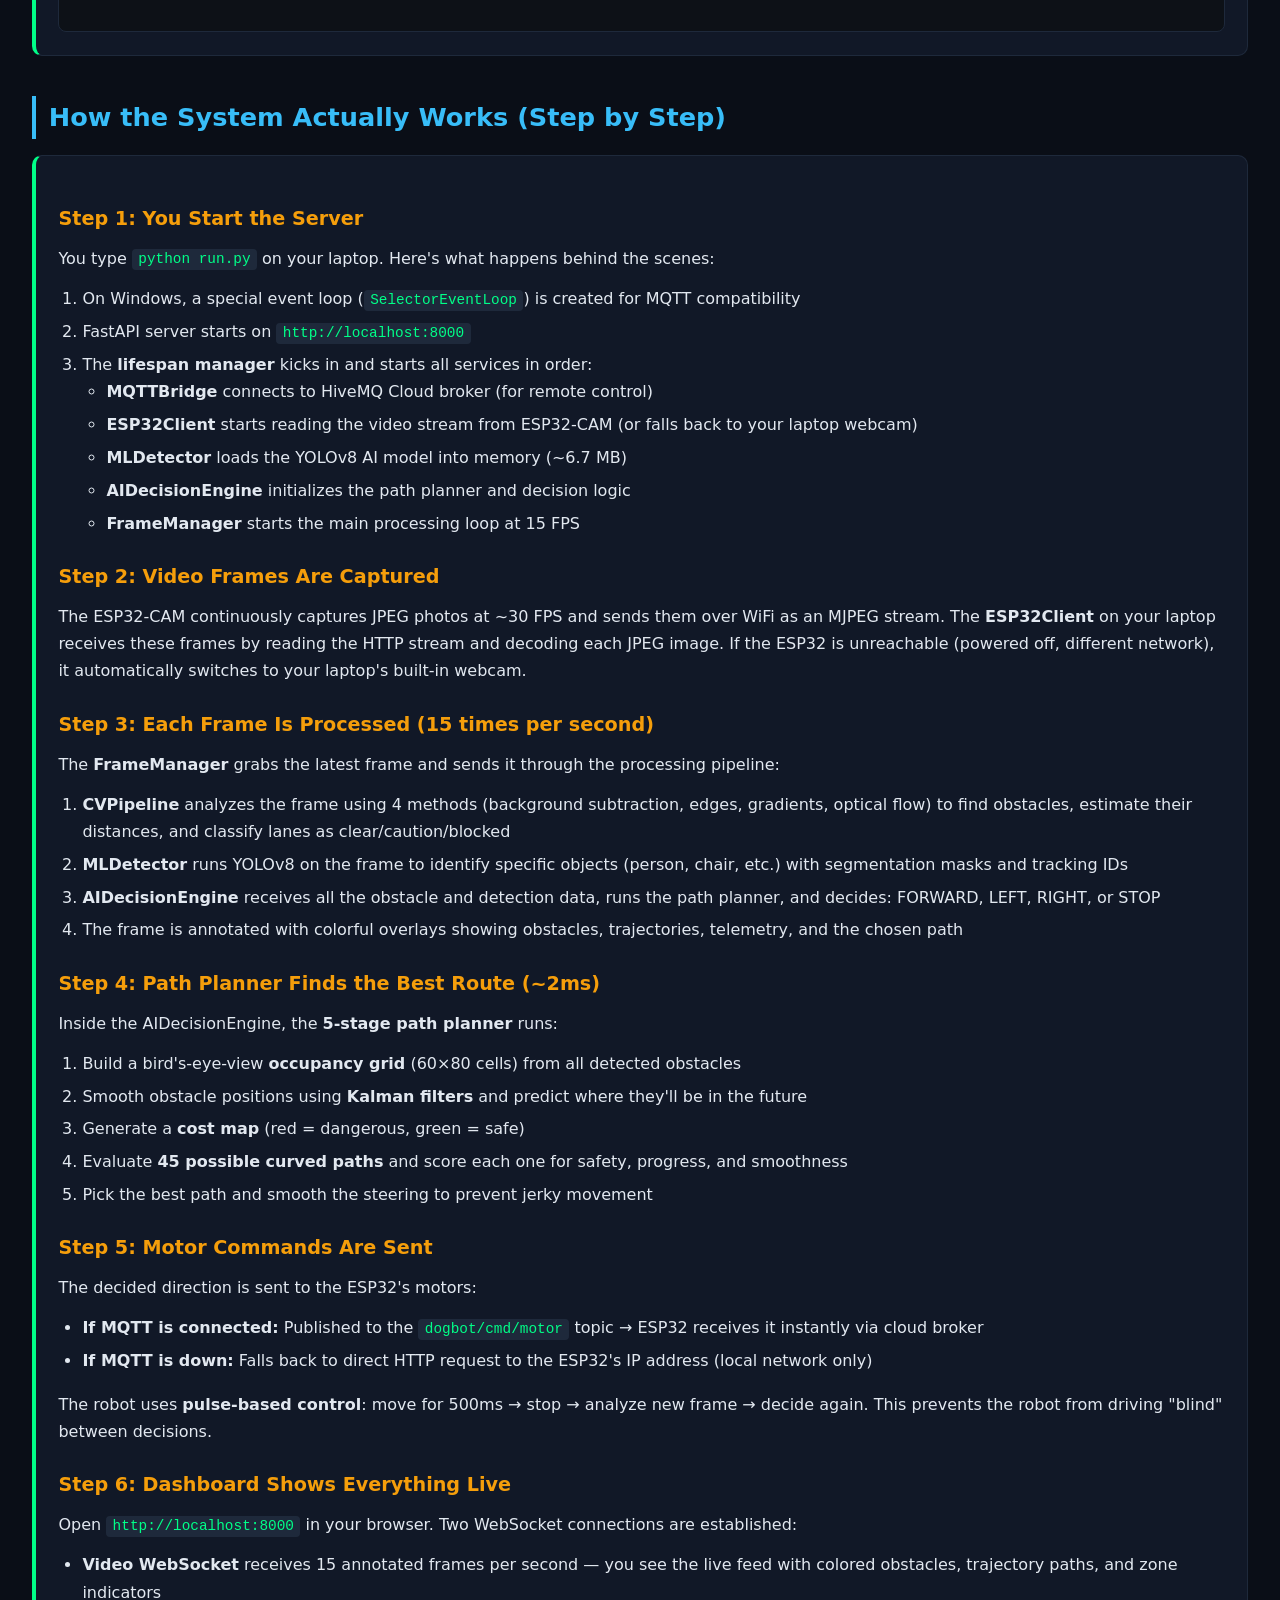
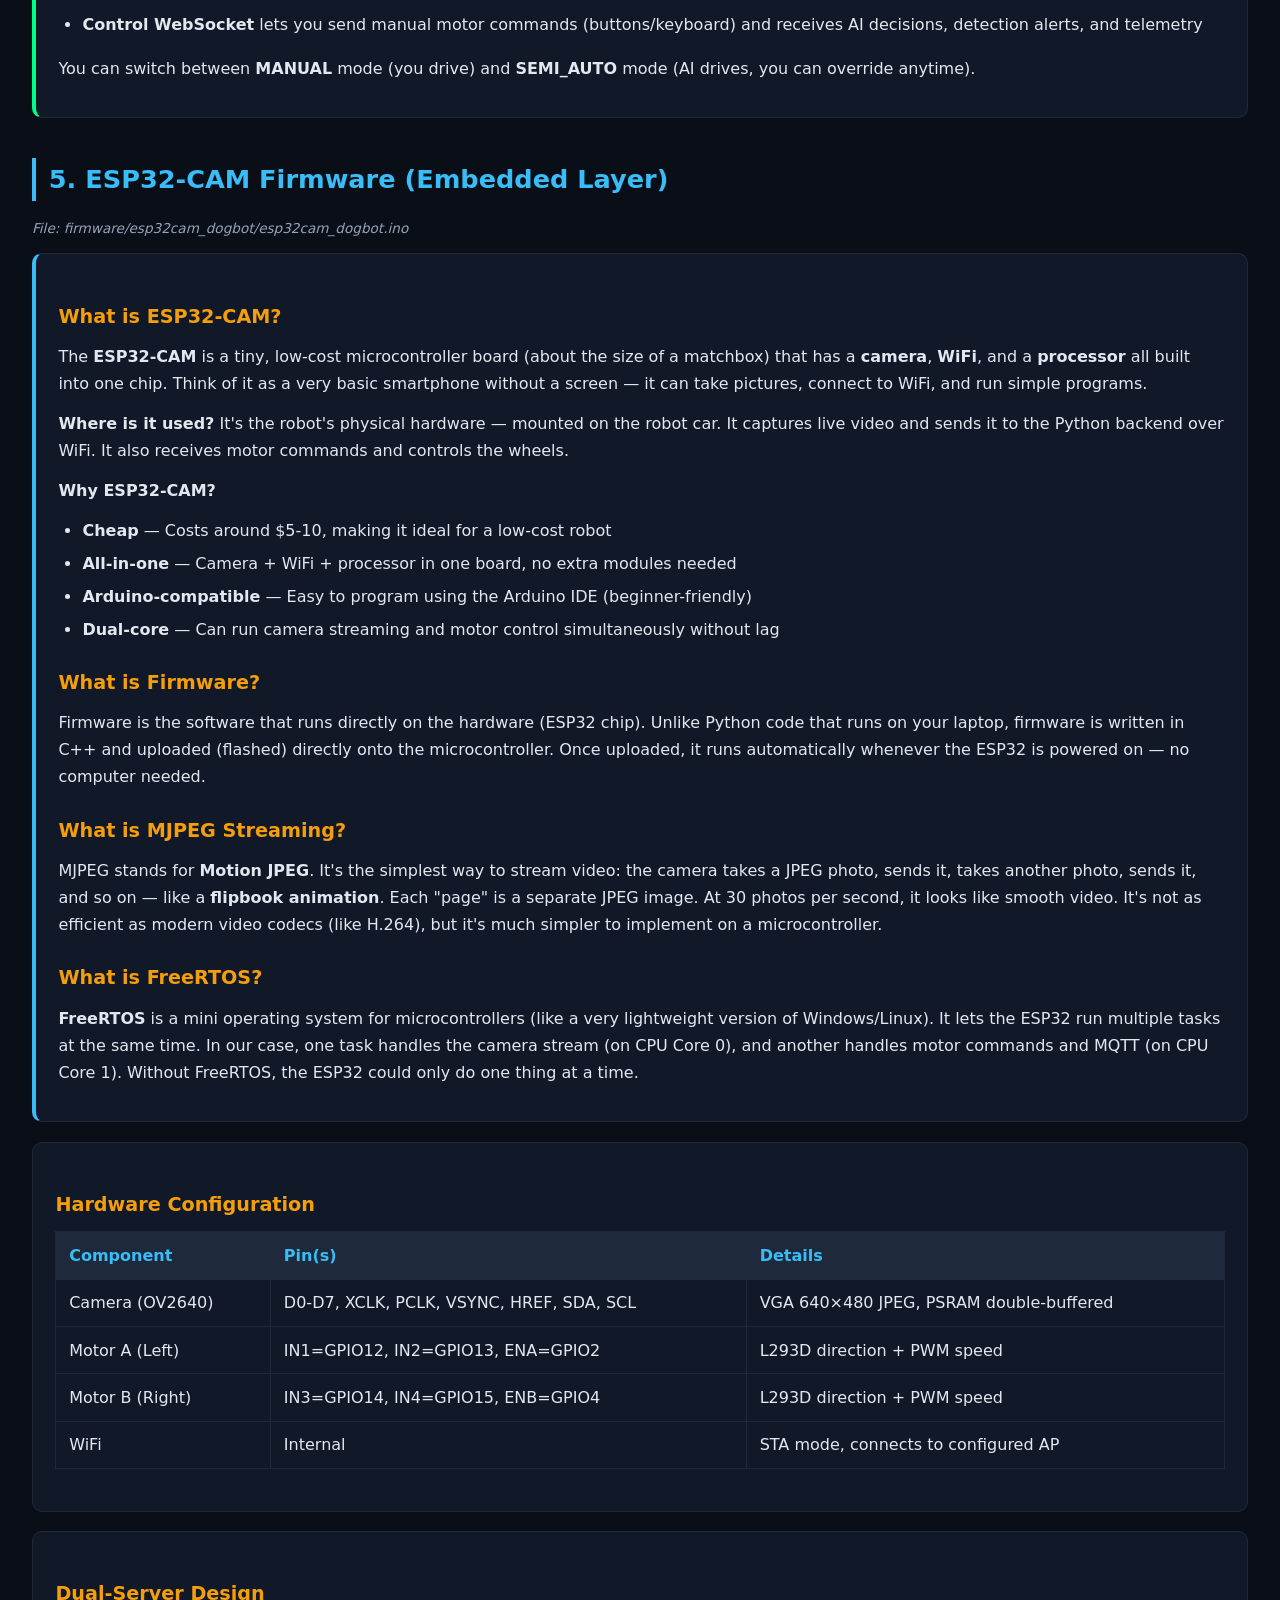
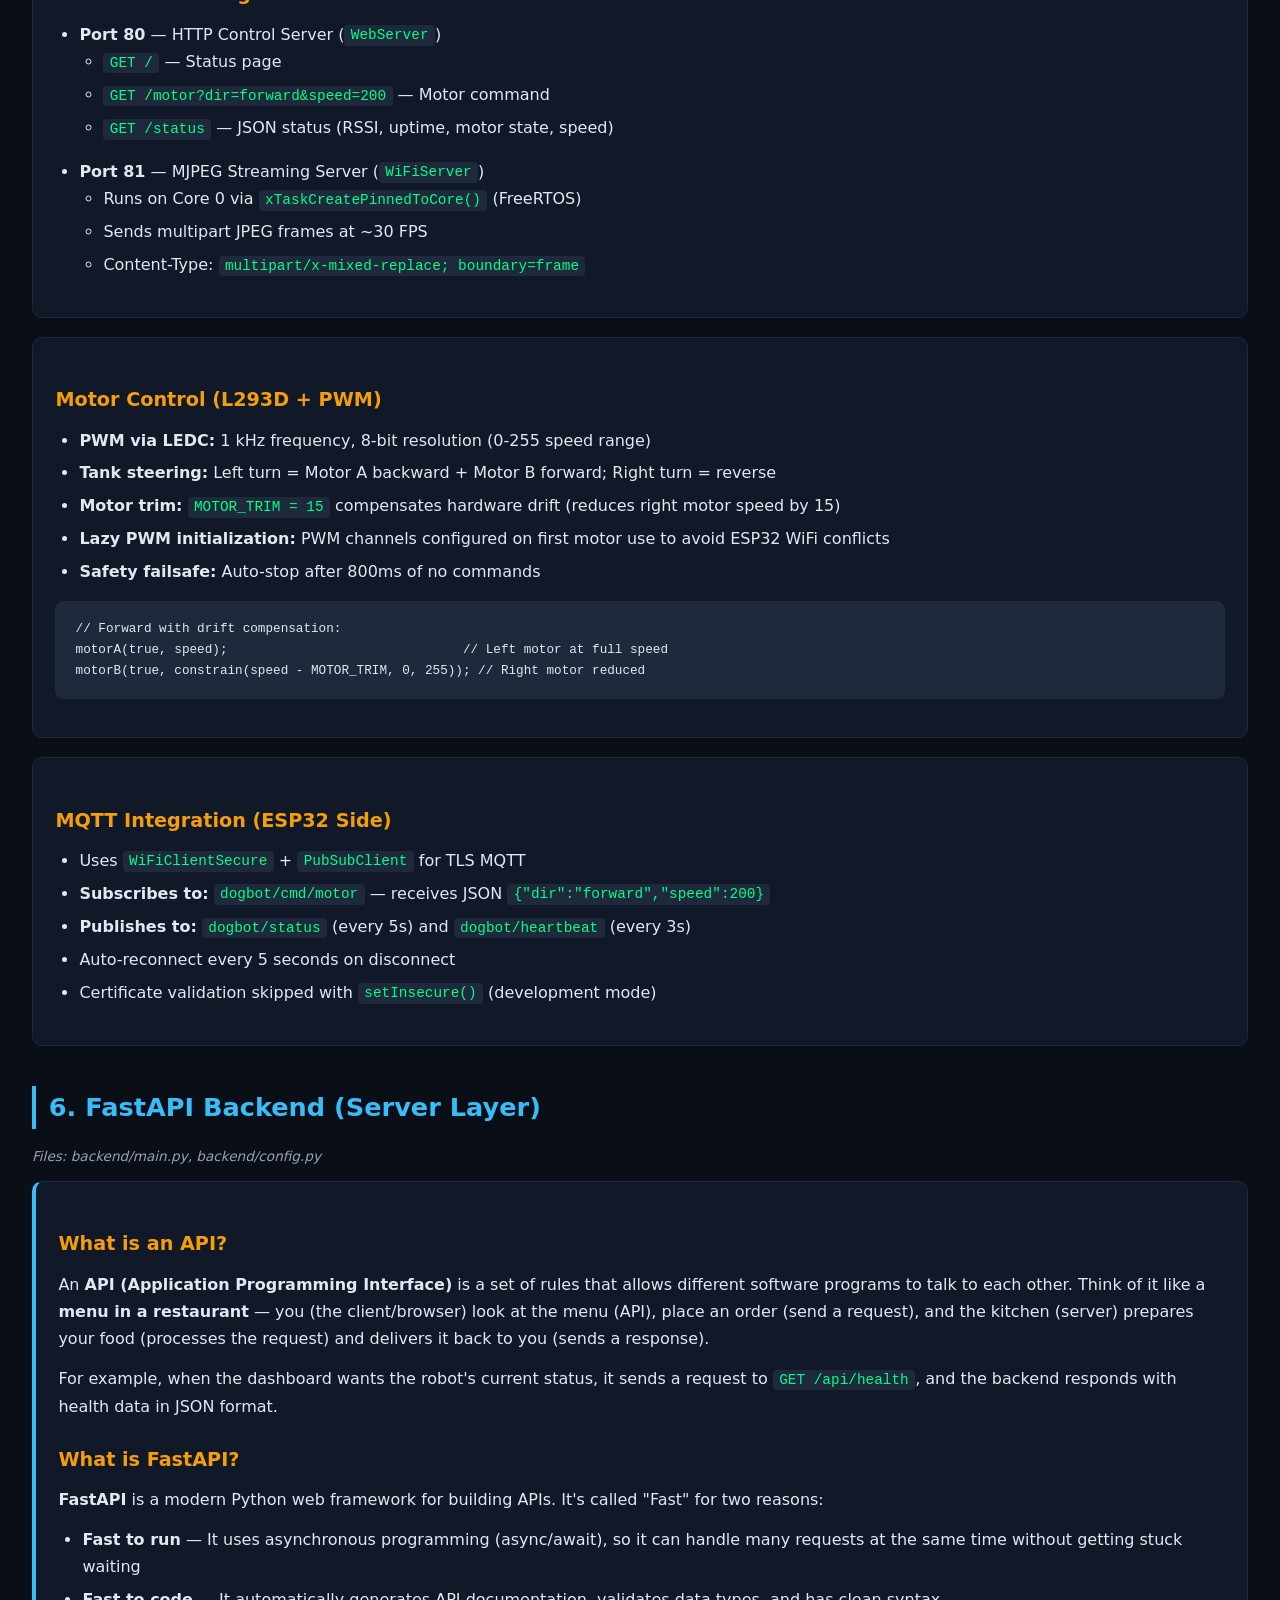
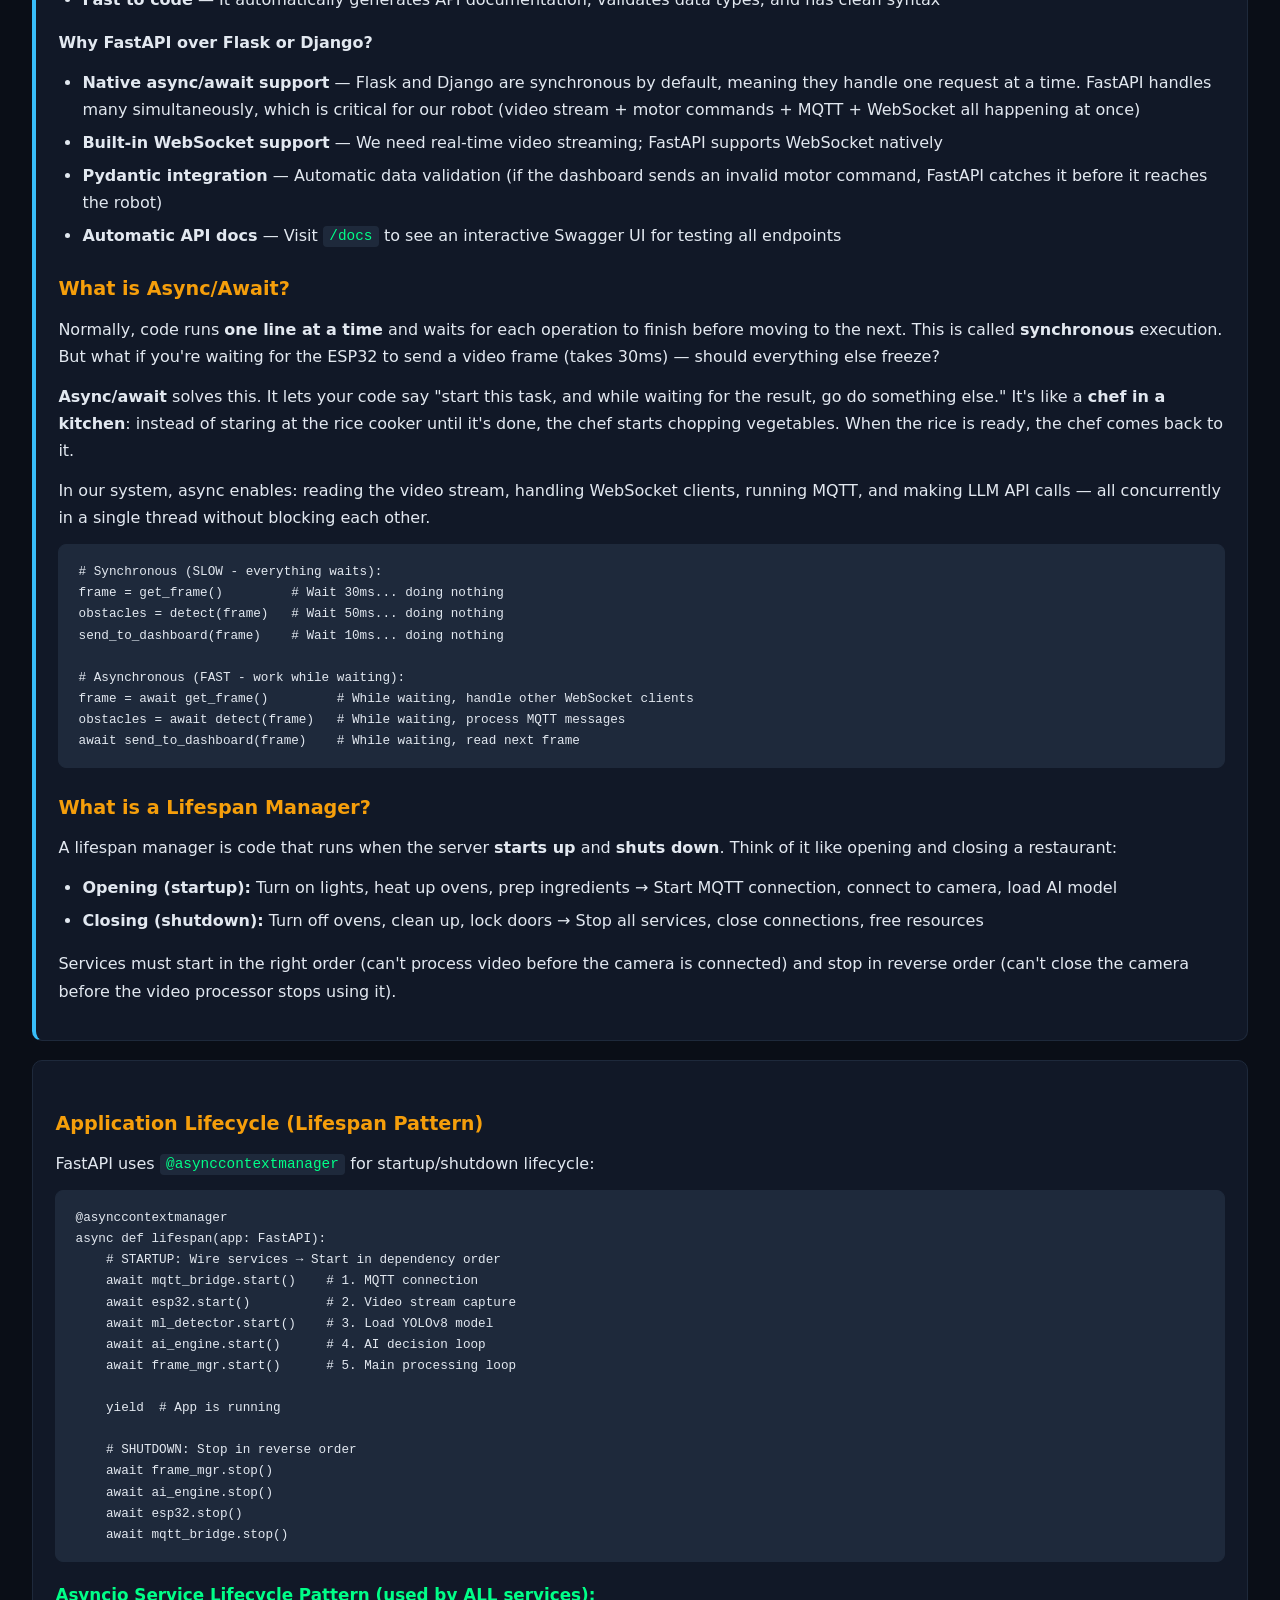
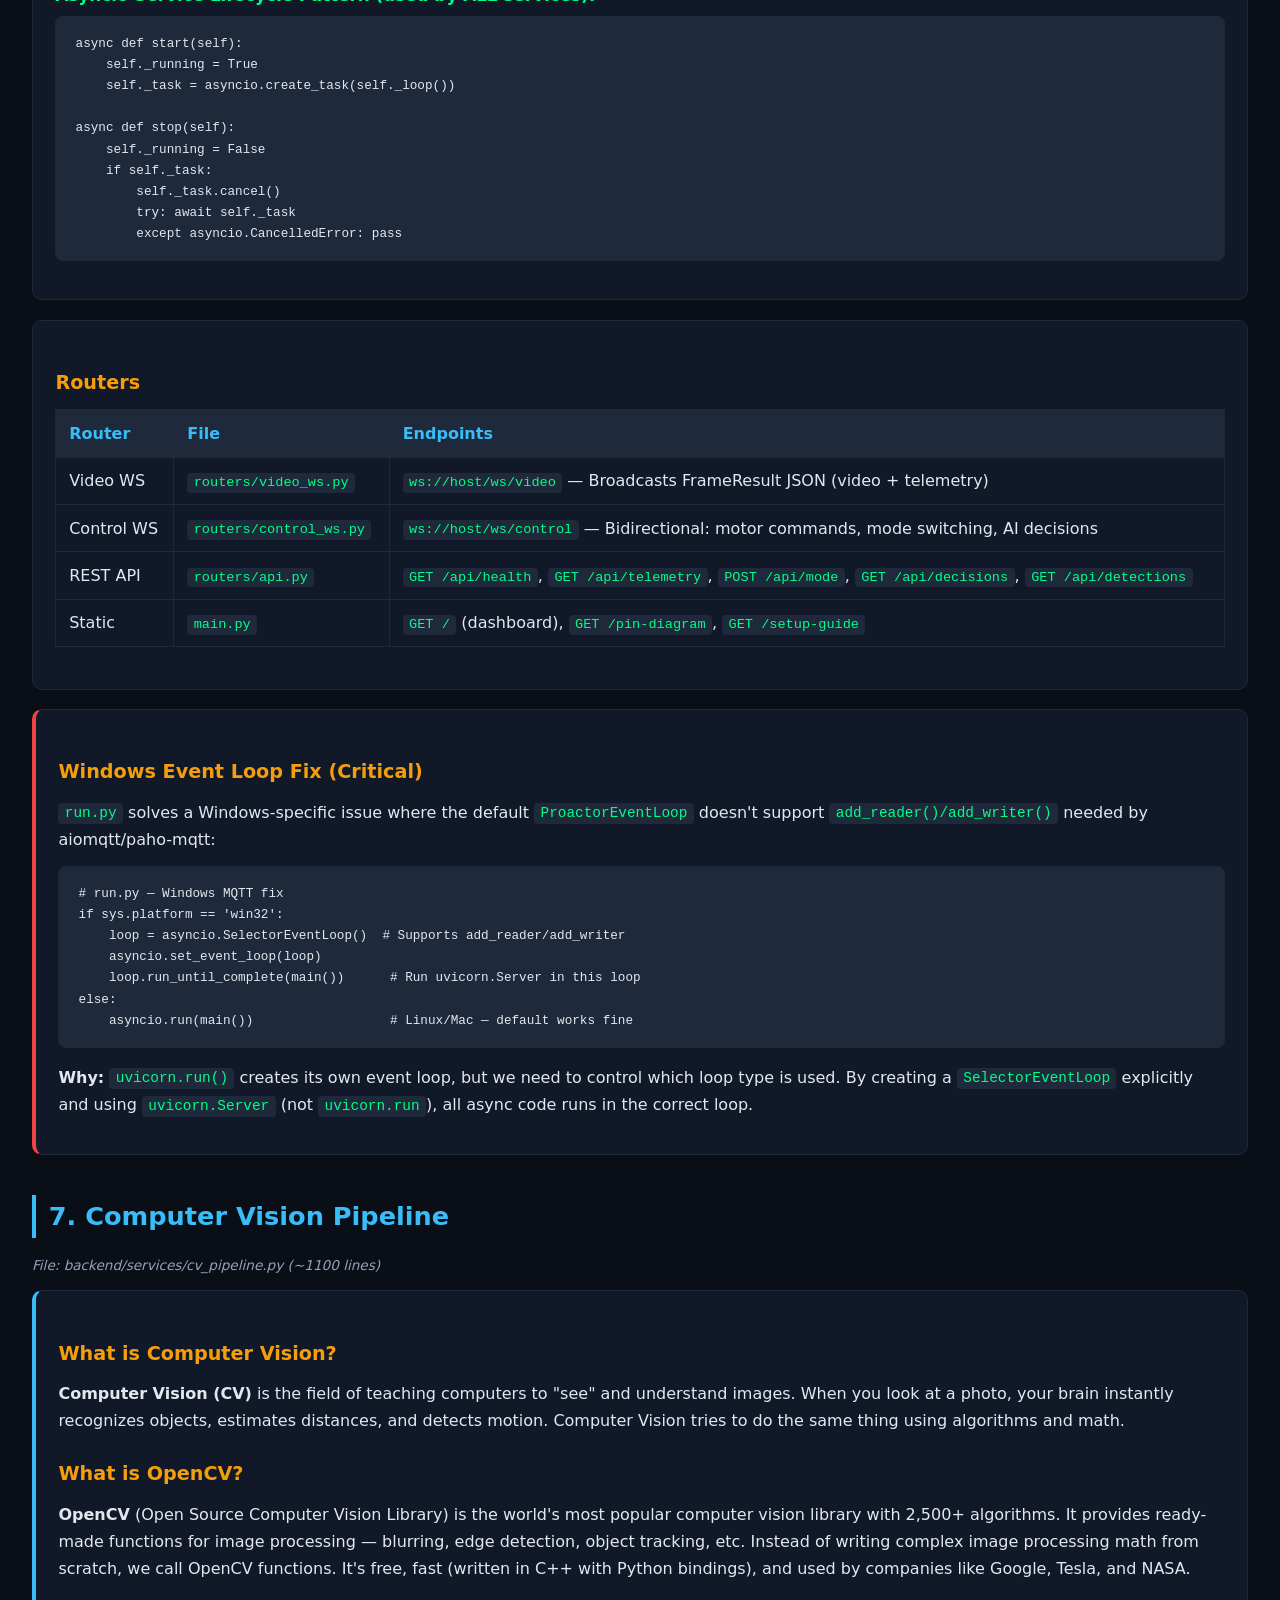
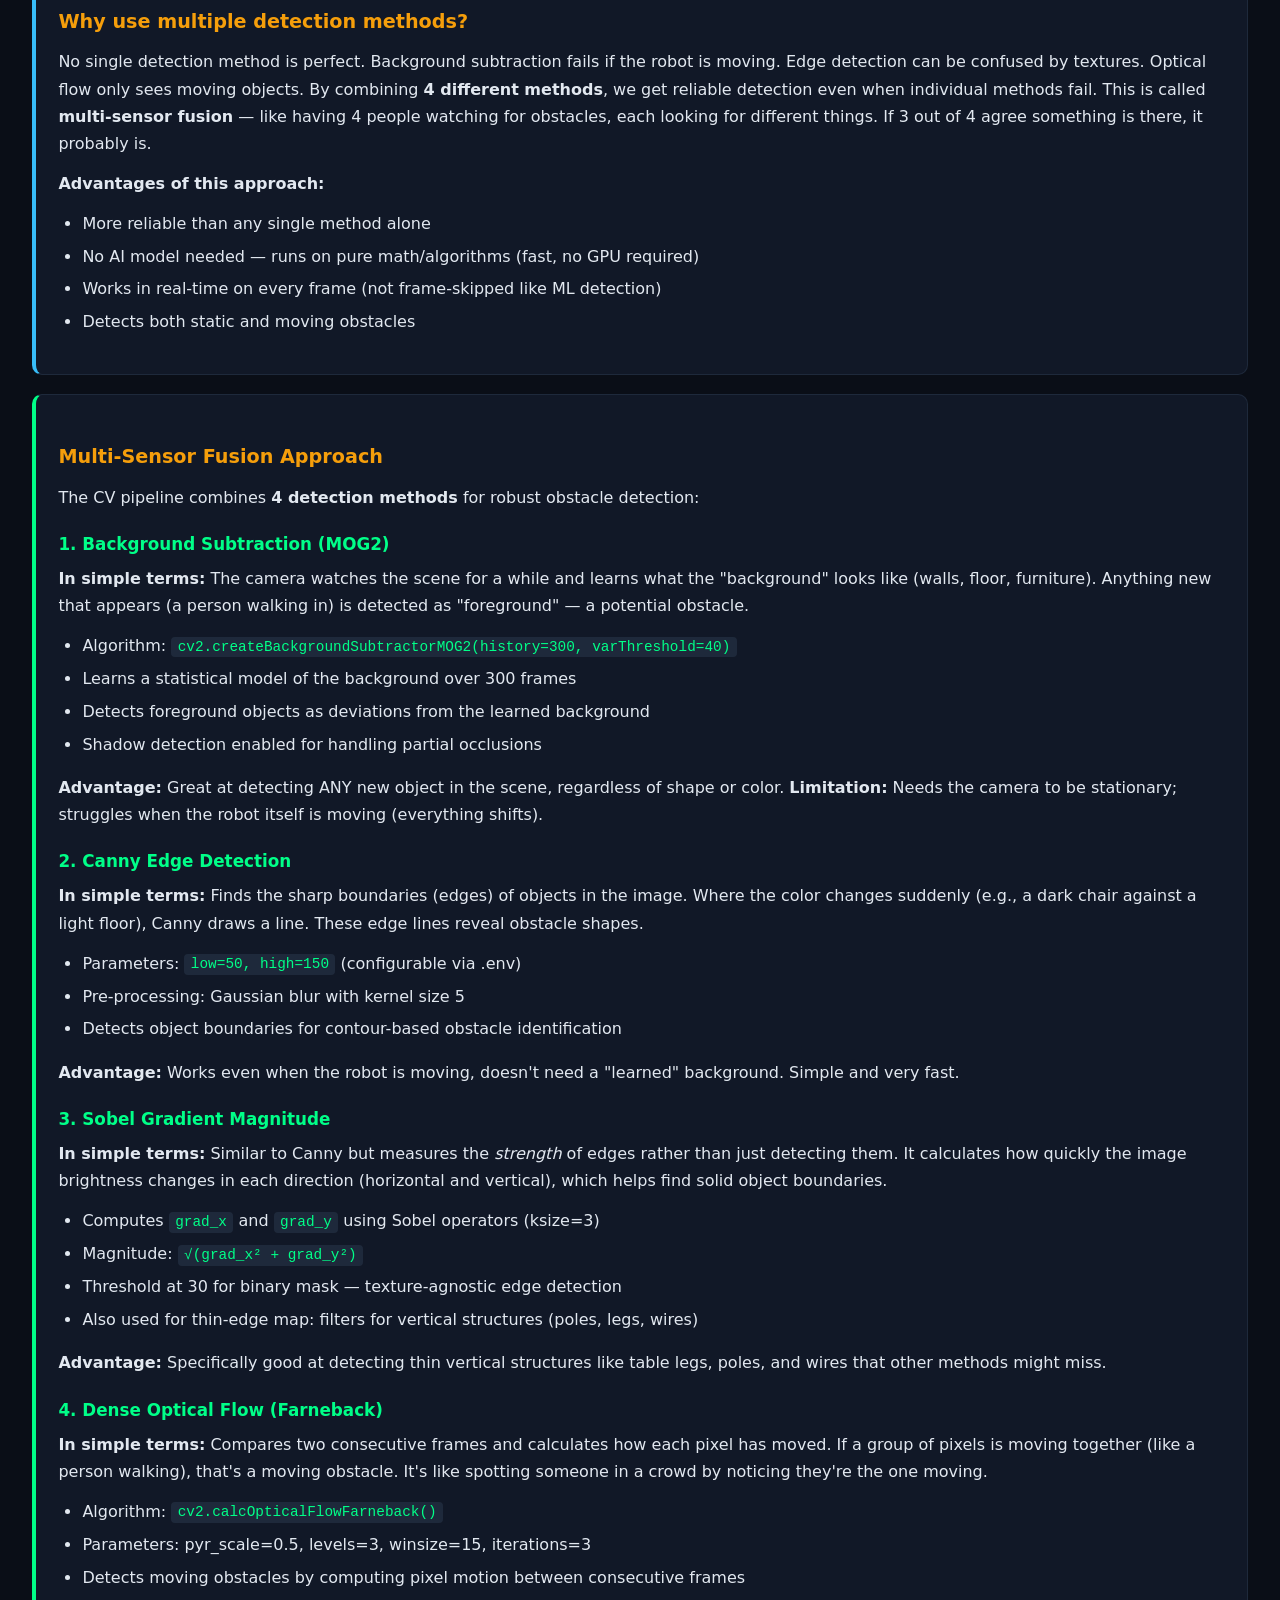
<file: KT_DogBot_Recon_System.html>
<!DOCTYPE html>
<html lang="en">
<head>
    <meta charset="UTF-8">
    <meta name="viewport" content="width=device-width, initial-scale=1.0">
    <title>DogBot Recon System — Knowledge Transfer Document</title>
    <style>
        :root {
            --bg: #0a0e17;
            --card: #111827;
            --border: #1e293b;
            --accent: #00ff88;
            --accent2: #38bdf8;
            --accent3: #f59e0b;
            --danger: #ef4444;
            --text: #e2e8f0;
            --dim: #94a3b8;
            --code-bg: #1e293b;
        }
        * { margin: 0; padding: 0; box-sizing: border-box; }
        body {
            font-family: 'Segoe UI', system-ui, -apple-system, sans-serif;
            background: var(--bg);
            color: var(--text);
            line-height: 1.7;
            padding: 2rem;
        }
        h1 {
            font-size: 2.4rem;
            color: var(--accent);
            border-bottom: 2px solid var(--accent);
            padding-bottom: 0.5rem;
            margin-bottom: 0.5rem;
        }
        .subtitle {
            color: var(--dim);
            font-size: 1.1rem;
            margin-bottom: 2rem;
        }
        h2 {
            font-size: 1.6rem;
            color: var(--accent2);
            margin-top: 2.5rem;
            margin-bottom: 1rem;
            border-left: 4px solid var(--accent2);
            padding-left: 0.8rem;
        }
        h3 {
            font-size: 1.2rem;
            color: var(--accent3);
            margin-top: 1.5rem;
            margin-bottom: 0.6rem;
        }
        h4 {
            font-size: 1.05rem;
            color: var(--accent);
            margin-top: 1.2rem;
            margin-bottom: 0.4rem;
        }
        p { margin-bottom: 0.8rem; }
        ul, ol { margin-left: 1.5rem; margin-bottom: 1rem; }
        li { margin-bottom: 0.35rem; }
        code {
            background: var(--code-bg);
            padding: 0.15rem 0.4rem;
            border-radius: 4px;
            font-family: 'Cascadia Code', 'Fira Code', 'Consolas', monospace;
            font-size: 0.9em;
            color: var(--accent);
        }
        pre {
            background: var(--code-bg);
            padding: 1rem 1.2rem;
            border-radius: 8px;
            overflow-x: auto;
            margin-bottom: 1rem;
            border: 1px solid var(--border);
            font-family: 'Cascadia Code', 'Fira Code', 'Consolas', monospace;
            font-size: 0.88em;
            line-height: 1.5;
        }
        pre code { background: none; padding: 0; color: var(--text); }
        .card {
            background: var(--card);
            border: 1px solid var(--border);
            border-radius: 10px;
            padding: 1.4rem;
            margin-bottom: 1.2rem;
        }
        .card.highlight {
            border-left: 4px solid var(--accent);
        }
        .card.warn {
            border-left: 4px solid var(--danger);
        }
        .card.info {
            border-left: 4px solid var(--accent2);
        }
        table {
            width: 100%;
            border-collapse: collapse;
            margin-bottom: 1.2rem;
        }
        th, td {
            border: 1px solid var(--border);
            padding: 0.6rem 0.8rem;
            text-align: left;
        }
        th {
            background: var(--code-bg);
            color: var(--accent2);
            font-weight: 600;
        }
        td code { font-size: 0.85em; }
        .toc {
            background: var(--card);
            border: 1px solid var(--border);
            border-radius: 10px;
            padding: 1.5rem 2rem;
            margin-bottom: 2rem;
        }
        .toc h2 { margin-top: 0; border: none; padding: 0; }
        .toc ol { counter-reset: toc; }
        .toc a { color: var(--accent2); text-decoration: none; }
        .toc a:hover { text-decoration: underline; color: var(--accent); }
        .badge {
            display: inline-block;
            padding: 0.15rem 0.5rem;
            border-radius: 4px;
            font-size: 0.78em;
            font-weight: 600;
            margin-right: 0.3rem;
        }
        .badge-py { background: #306998; color: #ffd43b; }
        .badge-cpp { background: #004482; color: #fff; }
        .badge-js { background: #f7df1e; color: #000; }
        .badge-proto { background: #6d28d9; color: #fff; }
        .flow-diagram {
            background: #0d1117;
            border: 1px solid var(--border);
            border-radius: 8px;
            padding: 1.5rem;
            font-family: 'Cascadia Code', monospace;
            font-size: 0.85em;
            white-space: pre;
            overflow-x: auto;
            line-height: 1.4;
            color: var(--accent);
        }
        .grid-2 {
            display: grid;
            grid-template-columns: 1fr 1fr;
            gap: 1rem;
        }
        @media (max-width: 900px) { .grid-2 { grid-template-columns: 1fr; } }
        .tag { color: var(--accent3); font-weight: 600; }
        .viva {
            background: linear-gradient(135deg, #1a1a2e, #16213e);
            border: 1px solid #e94560;
            border-radius: 10px;
            padding: 1.2rem 1.4rem;
            margin-bottom: 1rem;
        }
        .viva summary {
            cursor: pointer;
            color: #e94560;
            font-weight: 600;
            font-size: 1.05rem;
        }
        .viva p { margin-top: 0.6rem; color: var(--text); }
        hr {
            border: none;
            border-top: 1px solid var(--border);
            margin: 2rem 0;
        }
        .file-ref {
            color: var(--dim);
            font-size: 0.85em;
            font-style: italic;
        }
        @media print {
            body { background: #fff; color: #000; padding: 1rem; }
            .card, .toc, .viva { border-color: #ccc; background: #f9f9f9; }
            pre, code { background: #f0f0f0; }
            h1, h2, h3, h4, code, .tag { color: #333; }
            .badge { border: 1px solid #999; }
        }
    </style>
</head>
<body>

<h1>DogBot Recon System</h1>
<p class="subtitle">Knowledge Transfer (KT) Document &mdash; Complete Technical Reference for Viva Voce Preparation</p>

<!-- ============================================================ -->
<!-- TABLE OF CONTENTS -->
<!-- ============================================================ -->
<nav class="toc">
    <h2>Table of Contents</h2>
    <ol>
        <li><a href="#overview">Project Overview &amp; Objectives</a></li>
        <li><a href="#tech-stack">Technology Stack &amp; Dependencies</a></li>
        <li><a href="#architecture">System Architecture</a></li>
        <li><a href="#data-flow">Data Flow Pipeline</a></li>
        <li><a href="#how-it-works">How the System Actually Works (Step by Step)</a></li>
        <li><a href="#esp32">ESP32-CAM Firmware (Embedded Layer)</a></li>
        <li><a href="#backend">FastAPI Backend (Server Layer)</a></li>
        <li><a href="#cv-pipeline">Computer Vision Pipeline</a></li>
        <li><a href="#ml-detector">ML Object Detection (YOLOv8)</a></li>
        <li><a href="#path-planner">Path Planning Engine (5-Stage Pipeline)</a></li>
        <li><a href="#ai-decision">AI Decision Engine &amp; LLM Integration</a></li>
        <li><a href="#mqtt">MQTT Remote Connectivity</a></li>
        <li><a href="#websocket">WebSocket Communication</a></li>
        <li><a href="#frontend">Frontend Dashboard</a></li>
        <li><a href="#config">Configuration &amp; Environment</a></li>
        <li><a href="#schemas">Data Models &amp; Schemas</a></li>
        <li><a href="#concepts">Key CS/Robotics Concepts Used</a></li>
        <li><a href="#run">How to Run the System</a></li>
        <li><a href="#file-map">File Map &amp; Responsibilities</a></li>
        <li><a href="#viva">Viva Voce Q&amp;A Bank</a></li>
    </ol>
</nav>

<!-- ============================================================ -->
<!-- 1. PROJECT OVERVIEW -->
<!-- ============================================================ -->
<h2 id="overview">1. Project Overview &amp; Objectives</h2>

<div class="card info">
    <h3>What is DogBot?</h3>
    <p>Imagine a small robot car with a camera on top that can <strong>see</strong> its surroundings, <strong>understand</strong> what's in front of it (people, chairs, walls), <strong>decide</strong> which way to go, and <strong>drive itself</strong> without hitting anything &mdash; all while you watch the live video on your laptop browser. That's DogBot.</p>
    <p>You can control it manually like a remote-control car, or switch it to autonomous mode where it drives itself using AI. It can even be controlled over the internet from a different city using cloud messaging.</p>
</div>

<div class="card highlight">
    <p><strong>DogBot Recon System</strong> is an autonomous reconnaissance robot that combines:</p>
    <ul>
        <li><strong>ESP32-CAM</strong> microcontroller for live video streaming &amp; motor control</li>
        <li><strong>Computer Vision</strong> (OpenCV) for real-time obstacle detection &amp; distance estimation</li>
        <li><strong>Deep Learning</strong> (YOLOv8n-seg) for object detection &amp; instance segmentation</li>
        <li><strong>Autonomous Path Planning</strong> (5-stage pipeline with Kalman filtering) for safe navigation</li>
        <li><strong>AI-powered Decision Making</strong> via VIO Cloud LLM (Claude) as a fallback advisor</li>
        <li><strong>MQTT over TLS</strong> for remote internet-based control</li>
        <li><strong>Web Dashboard</strong> with real-time video, telemetry, and manual controls</li>
    </ul>
    <p>The robot can operate in <strong>MANUAL</strong> mode (human-controlled via dashboard) or <strong>SEMI_AUTO</strong> mode (AI-driven with human override capability).</p>
</div>

<h3>Project Goals</h3>
<ol>
    <li>Build a low-cost reconnaissance robot using commodity hardware (ESP32-CAM + L293D motor driver)</li>
    <li>Implement multi-sensor fusion for reliable obstacle detection (CV + ML + optical flow)</li>
    <li>Achieve real-time autonomous navigation with a 5-stage path planning pipeline (~2ms latency)</li>
    <li>Enable remote operation over the internet via MQTT cloud broker</li>
    <li>Provide a tactical web-based dashboard for monitoring and control</li>
</ol>

<!-- ============================================================ -->
<!-- 2. TECH STACK -->
<!-- ============================================================ -->
<h2 id="tech-stack">2. Technology Stack &amp; Dependencies</h2>

<div class="card info">
    <h3>Why so many libraries?</h3>
    <p>Building a robot that can see, think, and move requires many different skills. Just like a team of specialists (a cameraman, a navigator, a driver), each library handles one specific job:</p>
    <ul>
        <li><strong>FastAPI + Uvicorn</strong> &mdash; The "brain's office": receives requests, coordinates everything, serves the dashboard website</li>
        <li><strong>OpenCV</strong> &mdash; The "eyes": processes camera images to find obstacles using traditional computer vision techniques</li>
        <li><strong>Ultralytics (YOLOv8)</strong> &mdash; The "smart eyes": uses AI/deep learning to recognize specific objects (person, chair, dog)</li>
        <li><strong>httpx</strong> &mdash; The "messenger": sends HTTP requests to the ESP32 and the cloud AI service</li>
        <li><strong>aiomqtt</strong> &mdash; The "long-distance radio": enables remote control over the internet via MQTT messaging</li>
        <li><strong>Pydantic</strong> &mdash; The "quality checker": validates all data flowing between components to prevent errors</li>
        <li><strong>NumPy</strong> &mdash; The "calculator": fast mathematical operations on image arrays and grid data</li>
    </ul>
</div>

<div class="grid-2">
    <div class="card">
        <h3>Backend (Python 3.10+)</h3>
        <table>
            <tr><th>Library</th><th>Version</th><th>Purpose</th></tr>
            <tr><td><code>FastAPI</code></td><td>&ge;0.104</td><td>Async web framework, REST API, WebSocket</td></tr>
            <tr><td><code>Uvicorn</code></td><td>&ge;0.24</td><td>ASGI server (HTTP + WS)</td></tr>
            <tr><td><code>OpenCV</code></td><td>&ge;4.8</td><td>Computer vision processing</td></tr>
            <tr><td><code>NumPy</code></td><td>&ge;1.24</td><td>Numerical operations, arrays</td></tr>
            <tr><td><code>Ultralytics</code></td><td>&ge;8.0</td><td>YOLOv8 object detection &amp; segmentation</td></tr>
            <tr><td><code>httpx</code></td><td>&ge;0.25</td><td>Async HTTP client (ESP32 + LLM API)</td></tr>
            <tr><td><code>aiomqtt</code></td><td>&ge;2.0</td><td>Async MQTT client (remote control)</td></tr>
            <tr><td><code>Pydantic</code></td><td>&ge;2.5</td><td>Data validation &amp; settings management</td></tr>
            <tr><td><code>Pillow</code></td><td>&ge;10.0</td><td>Image manipulation utilities</td></tr>
            <tr><td><code>websockets</code></td><td>&ge;12.0</td><td>WebSocket protocol support</td></tr>
        </table>
    </div>
    <div class="card">
        <h3>Firmware (C++ / Arduino)</h3>
        <table>
            <tr><th>Component</th><th>Details</th></tr>
            <tr><td>Board</td><td>AI-Thinker ESP32-CAM (ESP32-S, OV2640)</td></tr>
            <tr><td>Framework</td><td>Arduino ESP32 Core</td></tr>
            <tr><td><code>esp_camera.h</code></td><td>Camera driver (JPEG capture)</td></tr>
            <tr><td><code>WiFi.h</code></td><td>WiFi STA mode connectivity</td></tr>
            <tr><td><code>WebServer.h</code></td><td>HTTP server (port 80)</td></tr>
            <tr><td><code>PubSubClient.h</code></td><td>MQTT client library</td></tr>
            <tr><td><code>WiFiClientSecure.h</code></td><td>TLS/SSL for MQTT</td></tr>
            <tr><td>Motor Driver</td><td>L293D (4-channel) with ENA/ENB speed control</td></tr>
        </table>
        <h3 style="margin-top:1rem">Frontend</h3>
        <table>
            <tr><th>Tech</th><th>Purpose</th></tr>
            <tr><td>Vanilla JS</td><td>WebSocket client, DOM manipulation</td></tr>
            <tr><td>HTML5 + CSS3</td><td>Dashboard UI (no framework)</td></tr>
            <tr><td>WebSocket API</td><td>Real-time video &amp; control</td></tr>
        </table>
    </div>
</div>

<!-- ============================================================ -->
<!-- 3. SYSTEM ARCHITECTURE -->
<!-- ============================================================ -->
<h2 id="architecture">3. System Architecture</h2>

<div class="card info">
    <h3>What is the "Service Orchestration Pattern"?</h3>
    <p>Think of a <strong>restaurant kitchen</strong>. There's a head chef (FrameManager) who coordinates all the station chefs: one handles the camera feed (ESP32Client), one analyzes the image (CVPipeline), one identifies objects using AI (MLDetector), one decides where to go (AIDecisionEngine), and one plans the exact route (PathPlannerEngine). Each "chef" does their job independently, but the head chef makes sure they work together in the right order and at the right time.</p>
    <p><strong>Why this pattern?</strong> It keeps code organized &mdash; each service is in its own file, can be tested independently, and can be started/stopped without affecting others. If one service fails, the rest keep running.</p>
</div>

<div class="card">
    <p>The system follows a <strong>Service Orchestration Pattern</strong> with clearly separated concerns:</p>
    <div class="flow-diagram">
┌──────────────────────────────────────────────────────────────────────┐
│                        DogBot Recon System                          │
├──────────────┬────────────────────────────┬─────────────────────────┤
│  EMBEDDED    │      BACKEND (Python)      │     FRONTEND (Web)      │
│  (ESP32-CAM) │                            │                         │
│              │  ┌─────────────────────┐   │  ┌──────────────────┐   │
│  ┌────────┐  │  │    FastAPI App      │   │  │  Dashboard       │   │
│  │ Camera │──┼──│    (main.py)        │   │  │  (index.html)    │   │
│  │ OV2640 │  │  │  ┌──────────────┐  │   │  │  ┌────────────┐  │   │
│  └────────┘  │  │  │ FrameManager │  │◄──┼──│  │ Video WS   │  │   │
│  ┌────────┐  │  │  │ (orchestrator│  │   │  │  │ Control WS │  │   │
│  │ L293D  │◄─┼──│  └──────┬───────┘  │   │  │  └────────────┘  │   │
│  │ Motors │  │  │     ┌───┴────┐     │   │  └──────────────────┘   │
│  └────────┘  │  │  ┌──┴──┐ ┌──┴──┐  │   │                         │
│  ┌────────┐  │  │  │ CV  │ │ ML  │  │   │                         │
│  │  WiFi  │──┼──│  │Pipe │ │YOLO │  │   │                         │
│  └────────┘  │  │  └──┬──┘ └──┬──┘  │   │                         │
│  ┌────────┐  │  │  ┌──┴───────┴──┐  │   │                         │
│  │  MQTT  │──┼──│  │ AI Decision │  │   │  ┌──────────────────┐   │
│  │  TLS   │  │  │  │   Engine    │  │   │  │  MQTT Cloud      │   │
│  └────────┘  │  │  │ ┌─────────┐ │  │   │  │  (HiveMQ)        │   │
│              │  │  │ │ Path    │ │  │   │  └──────────────────┘   │
│              │  │  │ │ Planner │ │  │   │                         │
│              │  │  │ └─────────┘ │  │   │  ┌──────────────────┐   │
│              │  │  │ ┌─────────┐ │  │   │  │  VIO Cloud LLM   │   │
│              │  │  │ │ VIO LLM │ │──┼───│  │  (Claude API)    │   │
│              │  │  │ └─────────┘ │  │   │  └──────────────────┘   │
│              │  │  └─────────────┘  │   │                         │
├──────────────┴──┴───────────────────┴───┴─────────────────────────┤
│  Communication: MJPEG Stream | HTTP REST | WebSocket | MQTT/TLS   │
└──────────────────────────────────────────────────────────────────────┘
    </div>
</div>

<h3>Service Layer Summary</h3>
<table>
    <tr><th>Service</th><th>File</th><th>Responsibility</th></tr>
    <tr><td><strong>ESP32Client</strong></td><td><code>services/esp32_client.py</code></td><td>MJPEG stream capture, motor commands (MQTT + HTTP), webcam fallback</td></tr>
    <tr><td><strong>CVPipeline</strong></td><td><code>services/cv_pipeline.py</code></td><td>Multi-sensor fusion: background subtraction, edge detection, optical flow, distance estimation</td></tr>
    <tr><td><strong>MLDetector</strong></td><td><code>services/ml_detector.py</code></td><td>YOLOv8n-seg inference with ByteTrack multi-object tracking</td></tr>
    <tr><td><strong>AIDecisionEngine</strong></td><td><code>services/ai_decision.py</code></td><td>Navigation decisions, multi-frame voting, LLM fallback, pulse motor control</td></tr>
    <tr><td><strong>PathPlannerEngine</strong></td><td><code>services/path_planner/engine.py</code></td><td>5-stage autonomous navigation pipeline (~2ms per frame)</td></tr>
    <tr><td><strong>MQTTBridge</strong></td><td><code>services/mqtt_bridge.py</code></td><td>MQTT TLS connection to HiveMQ Cloud for remote control</td></tr>
    <tr><td><strong>FrameManager</strong></td><td><code>services/frame_manager.py</code></td><td>Main orchestrator: coordinates all services, broadcasts results at 15 FPS</td></tr>
</table>

<!-- ============================================================ -->
<!-- 4. DATA FLOW -->
<!-- ============================================================ -->
<h2 id="data-flow">4. Data Flow Pipeline</h2>

<div class="card info">
    <h3>What is a "Data Flow Pipeline"?</h3>
    <p>A pipeline is like an <strong>assembly line in a factory</strong>. A raw camera image enters at one end, passes through multiple processing stations (each adding something), and comes out the other end as a fully analyzed frame with obstacle positions, navigation decisions, and motor commands. This happens <strong>15 times per second</strong> (15 FPS).</p>
    <p>The diagram below shows exactly what happens to each frame as it flows through the system:</p>
</div>

<div class="card highlight">
    <div class="flow-diagram">
ESP32-CAM (MJPEG @ 30fps)
    │
    ▼
ESP32Client.get_latest_frame()  ──── Fallback: Laptop Webcam (20fps)
    │
    ▼
FrameManager._processing_loop()  ──── Target: 15 FPS
    │
    ├──► CVPipeline.process_frame(raw_frame)
    │       │
    │       ├── Background Subtraction (MOG2)
    │       ├── Canny Edge Detection
    │       ├── Sobel Gradient Magnitude
    │       ├── Dense Optical Flow (Farneback)
    │       ├── Perspective Distance Estimation
    │       ├── Lane Classification (LEFT/CENTER/RIGHT)
    │       ├── Multi-frame Obstacle Tracking (centroid-based)
    │       ├── Thin Edge Map (poles, legs, wires)
    │       └── Floor Color Model (adaptive HSV)
    │       │
    │       ▼
    │       Returns: (annotated_frame, obstacles[], lane_status, edge_map, floor_mask)
    │
    ├──► MLDetector.detect(raw_frame)
    │       │
    │       ├── YOLOv8n-seg Inference (runs in thread executor)
    │       ├── ByteTrack Multi-Object Tracking
    │       ├── Instance Segmentation Masks
    │       └── Zone Classification (DANGER/CAUTION/SAFE)
    │       │
    │       ▼
    │       Returns: detections[] with masks, track_ids, bboxes
    │
    ├──► AIDecisionEngine.update_scene(obstacles, detections, lane_status)
    │
    ├──► PathPlannerEngine.plan(obstacles, detections, edge_map, floor_mask)
    │       │
    │       ├── Stage 1: Occupancy Grid (bird's-eye 60×80 cells, 5cm resolution)
    │       ├── Stage 2: Kalman Filter State Estimation (position + velocity)
    │       ├── Stage 3: Cost Map Generation (5 weighted components)
    │       ├── Stage 4: Trajectory Evaluation (45 candidate arcs, DWA)
    │       └── Stage 5: Temporal Smoothing (EMA)
    │       │
    │       ▼
    │       Returns: PlannerOutput(steering, speed, trajectory_pixels, confidence)
    │
    ├──► Annotate frame with trajectory overlay + telemetry HUD
    │
    └──► Broadcast FrameResult to all WebSocket subscribers
              │
              ▼
         Dashboard (Browser) ──── Updates video, telemetry, detection log
    </div>
</div>

<!-- ============================================================ -->
<!-- 4.5 HOW THE SYSTEM ACTUALLY WORKS -->
<!-- ============================================================ -->
<h2 id="how-it-works">How the System Actually Works (Step by Step)</h2>

<div class="card highlight">
    <h3>Step 1: You Start the Server</h3>
    <p>You type <code>python run.py</code> on your laptop. Here's what happens behind the scenes:</p>
    <ol>
        <li>On Windows, a special event loop (<code>SelectorEventLoop</code>) is created for MQTT compatibility</li>
        <li>FastAPI server starts on <code>http://localhost:8000</code></li>
        <li>The <strong>lifespan manager</strong> kicks in and starts all services in order:
            <ul>
                <li><strong>MQTTBridge</strong> connects to HiveMQ Cloud broker (for remote control)</li>
                <li><strong>ESP32Client</strong> starts reading the video stream from ESP32-CAM (or falls back to your laptop webcam)</li>
                <li><strong>MLDetector</strong> loads the YOLOv8 AI model into memory (~6.7 MB)</li>
                <li><strong>AIDecisionEngine</strong> initializes the path planner and decision logic</li>
                <li><strong>FrameManager</strong> starts the main processing loop at 15 FPS</li>
            </ul>
        </li>
    </ol>

    <h3>Step 2: Video Frames Are Captured</h3>
    <p>The ESP32-CAM continuously captures JPEG photos at ~30 FPS and sends them over WiFi as an MJPEG stream. The <strong>ESP32Client</strong> on your laptop receives these frames by reading the HTTP stream and decoding each JPEG image. If the ESP32 is unreachable (powered off, different network), it automatically switches to your laptop's built-in webcam.</p>

    <h3>Step 3: Each Frame Is Processed (15 times per second)</h3>
    <p>The <strong>FrameManager</strong> grabs the latest frame and sends it through the processing pipeline:</p>
    <ol>
        <li><strong>CVPipeline</strong> analyzes the frame using 4 methods (background subtraction, edges, gradients, optical flow) to find obstacles, estimate their distances, and classify lanes as clear/caution/blocked</li>
        <li><strong>MLDetector</strong> runs YOLOv8 on the frame to identify specific objects (person, chair, etc.) with segmentation masks and tracking IDs</li>
        <li><strong>AIDecisionEngine</strong> receives all the obstacle and detection data, runs the path planner, and decides: FORWARD, LEFT, RIGHT, or STOP</li>
        <li>The frame is annotated with colorful overlays showing obstacles, trajectories, telemetry, and the chosen path</li>
    </ol>

    <h3>Step 4: Path Planner Finds the Best Route (~2ms)</h3>
    <p>Inside the AIDecisionEngine, the <strong>5-stage path planner</strong> runs:</p>
    <ol>
        <li>Build a bird's-eye-view <strong>occupancy grid</strong> (60&times;80 cells) from all detected obstacles</li>
        <li>Smooth obstacle positions using <strong>Kalman filters</strong> and predict where they'll be in the future</li>
        <li>Generate a <strong>cost map</strong> (red = dangerous, green = safe)</li>
        <li>Evaluate <strong>45 possible curved paths</strong> and score each one for safety, progress, and smoothness</li>
        <li>Pick the best path and smooth the steering to prevent jerky movement</li>
    </ol>

    <h3>Step 5: Motor Commands Are Sent</h3>
    <p>The decided direction is sent to the ESP32's motors:</p>
    <ul>
        <li><strong>If MQTT is connected:</strong> Published to the <code>dogbot/cmd/motor</code> topic &rarr; ESP32 receives it instantly via cloud broker</li>
        <li><strong>If MQTT is down:</strong> Falls back to direct HTTP request to the ESP32's IP address (local network only)</li>
    </ul>
    <p>The robot uses <strong>pulse-based control</strong>: move for 500ms &rarr; stop &rarr; analyze new frame &rarr; decide again. This prevents the robot from driving "blind" between decisions.</p>

    <h3>Step 6: Dashboard Shows Everything Live</h3>
    <p>Open <code>http://localhost:8000</code> in your browser. Two WebSocket connections are established:</p>
    <ul>
        <li><strong>Video WebSocket</strong> receives 15 annotated frames per second &mdash; you see the live feed with colored obstacles, trajectory paths, and zone indicators</li>
        <li><strong>Control WebSocket</strong> lets you send manual motor commands (buttons/keyboard) and receives AI decisions, detection alerts, and telemetry</li>
    </ul>
    <p>You can switch between <strong>MANUAL</strong> mode (you drive) and <strong>SEMI_AUTO</strong> mode (AI drives, you can override anytime).</p>
</div>

<!-- ============================================================ -->
<!-- 5. ESP32 FIRMWARE -->
<!-- ============================================================ -->
<h2 id="esp32">5. ESP32-CAM Firmware (Embedded Layer)</h2>
<p class="file-ref">File: firmware/esp32cam_dogbot/esp32cam_dogbot.ino</p>

<div class="card info">
    <h3>What is ESP32-CAM?</h3>
    <p>The <strong>ESP32-CAM</strong> is a tiny, low-cost microcontroller board (about the size of a matchbox) that has a <strong>camera</strong>, <strong>WiFi</strong>, and a <strong>processor</strong> all built into one chip. Think of it as a very basic smartphone without a screen &mdash; it can take pictures, connect to WiFi, and run simple programs.</p>
    <p><strong>Where is it used?</strong> It's the robot's physical hardware &mdash; mounted on the robot car. It captures live video and sends it to the Python backend over WiFi. It also receives motor commands and controls the wheels.</p>
    <p><strong>Why ESP32-CAM?</strong></p>
    <ul>
        <li><strong>Cheap</strong> &mdash; Costs around $5-10, making it ideal for a low-cost robot</li>
        <li><strong>All-in-one</strong> &mdash; Camera + WiFi + processor in one board, no extra modules needed</li>
        <li><strong>Arduino-compatible</strong> &mdash; Easy to program using the Arduino IDE (beginner-friendly)</li>
        <li><strong>Dual-core</strong> &mdash; Can run camera streaming and motor control simultaneously without lag</li>
    </ul>

    <h3>What is Firmware?</h3>
    <p>Firmware is the software that runs directly on the hardware (ESP32 chip). Unlike Python code that runs on your laptop, firmware is written in C++ and uploaded (flashed) directly onto the microcontroller. Once uploaded, it runs automatically whenever the ESP32 is powered on &mdash; no computer needed.</p>

    <h3>What is MJPEG Streaming?</h3>
    <p>MJPEG stands for <strong>Motion JPEG</strong>. It's the simplest way to stream video: the camera takes a JPEG photo, sends it, takes another photo, sends it, and so on &mdash; like a <strong>flipbook animation</strong>. Each "page" is a separate JPEG image. At 30 photos per second, it looks like smooth video. It's not as efficient as modern video codecs (like H.264), but it's much simpler to implement on a microcontroller.</p>

    <h3>What is FreeRTOS?</h3>
    <p><strong>FreeRTOS</strong> is a mini operating system for microcontrollers (like a very lightweight version of Windows/Linux). It lets the ESP32 run multiple tasks at the same time. In our case, one task handles the camera stream (on CPU Core 0), and another handles motor commands and MQTT (on CPU Core 1). Without FreeRTOS, the ESP32 could only do one thing at a time.</p>
</div>

<div class="card">
    <h3>Hardware Configuration</h3>
    <table>
        <tr><th>Component</th><th>Pin(s)</th><th>Details</th></tr>
        <tr><td>Camera (OV2640)</td><td>D0-D7, XCLK, PCLK, VSYNC, HREF, SDA, SCL</td><td>VGA 640&times;480 JPEG, PSRAM double-buffered</td></tr>
        <tr><td>Motor A (Left)</td><td>IN1=GPIO12, IN2=GPIO13, ENA=GPIO2</td><td>L293D direction + PWM speed</td></tr>
        <tr><td>Motor B (Right)</td><td>IN3=GPIO14, IN4=GPIO15, ENB=GPIO4</td><td>L293D direction + PWM speed</td></tr>
        <tr><td>WiFi</td><td>Internal</td><td>STA mode, connects to configured AP</td></tr>
    </table>
</div>

<div class="card">
    <h3>Dual-Server Design</h3>
    <ul>
        <li><strong>Port 80</strong> &mdash; HTTP Control Server (<code>WebServer</code>)
            <ul>
                <li><code>GET /</code> &mdash; Status page</li>
                <li><code>GET /motor?dir=forward&amp;speed=200</code> &mdash; Motor command</li>
                <li><code>GET /status</code> &mdash; JSON status (RSSI, uptime, motor state, speed)</li>
            </ul>
        </li>
        <li><strong>Port 81</strong> &mdash; MJPEG Streaming Server (<code>WiFiServer</code>)
            <ul>
                <li>Runs on Core 0 via <code>xTaskCreatePinnedToCore()</code> (FreeRTOS)</li>
                <li>Sends multipart JPEG frames at ~30 FPS</li>
                <li>Content-Type: <code>multipart/x-mixed-replace; boundary=frame</code></li>
            </ul>
        </li>
    </ul>
</div>

<div class="card">
    <h3>Motor Control (L293D + PWM)</h3>
    <ul>
        <li><strong>PWM via LEDC:</strong> 1 kHz frequency, 8-bit resolution (0-255 speed range)</li>
        <li><strong>Tank steering:</strong> Left turn = Motor A backward + Motor B forward; Right turn = reverse</li>
        <li><strong>Motor trim:</strong> <code>MOTOR_TRIM = 15</code> compensates hardware drift (reduces right motor speed by 15)</li>
        <li><strong>Lazy PWM initialization:</strong> PWM channels configured on first motor use to avoid ESP32 WiFi conflicts</li>
        <li><strong>Safety failsafe:</strong> Auto-stop after 800ms of no commands</li>
    </ul>
    <pre><code>// Forward with drift compensation:
motorA(true, speed);                               // Left motor at full speed
motorB(true, constrain(speed - MOTOR_TRIM, 0, 255)); // Right motor reduced</code></pre>
</div>

<div class="card">
    <h3>MQTT Integration (ESP32 Side)</h3>
    <ul>
        <li>Uses <code>WiFiClientSecure</code> + <code>PubSubClient</code> for TLS MQTT</li>
        <li><strong>Subscribes to:</strong> <code>dogbot/cmd/motor</code> &mdash; receives JSON <code>{"dir":"forward","speed":200}</code></li>
        <li><strong>Publishes to:</strong> <code>dogbot/status</code> (every 5s) and <code>dogbot/heartbeat</code> (every 3s)</li>
        <li>Auto-reconnect every 5 seconds on disconnect</li>
        <li>Certificate validation skipped with <code>setInsecure()</code> (development mode)</li>
    </ul>
</div>

<!-- ============================================================ -->
<!-- 6. FASTAPI BACKEND -->
<!-- ============================================================ -->
<h2 id="backend">6. FastAPI Backend (Server Layer)</h2>
<p class="file-ref">Files: backend/main.py, backend/config.py</p>

<div class="card info">
    <h3>What is an API?</h3>
    <p>An <strong>API (Application Programming Interface)</strong> is a set of rules that allows different software programs to talk to each other. Think of it like a <strong>menu in a restaurant</strong> &mdash; you (the client/browser) look at the menu (API), place an order (send a request), and the kitchen (server) prepares your food (processes the request) and delivers it back to you (sends a response).</p>
    <p>For example, when the dashboard wants the robot's current status, it sends a request to <code>GET /api/health</code>, and the backend responds with health data in JSON format.</p>

    <h3>What is FastAPI?</h3>
    <p><strong>FastAPI</strong> is a modern Python web framework for building APIs. It's called "Fast" for two reasons:</p>
    <ul>
        <li><strong>Fast to run</strong> &mdash; It uses asynchronous programming (async/await), so it can handle many requests at the same time without getting stuck waiting</li>
        <li><strong>Fast to code</strong> &mdash; It automatically generates API documentation, validates data types, and has clean syntax</li>
    </ul>
    <p><strong>Why FastAPI over Flask or Django?</strong></p>
    <ul>
        <li><strong>Native async/await support</strong> &mdash; Flask and Django are synchronous by default, meaning they handle one request at a time. FastAPI handles many simultaneously, which is critical for our robot (video stream + motor commands + MQTT + WebSocket all happening at once)</li>
        <li><strong>Built-in WebSocket support</strong> &mdash; We need real-time video streaming; FastAPI supports WebSocket natively</li>
        <li><strong>Pydantic integration</strong> &mdash; Automatic data validation (if the dashboard sends an invalid motor command, FastAPI catches it before it reaches the robot)</li>
        <li><strong>Automatic API docs</strong> &mdash; Visit <code>/docs</code> to see an interactive Swagger UI for testing all endpoints</li>
    </ul>

    <h3>What is Async/Await?</h3>
    <p>Normally, code runs <strong>one line at a time</strong> and waits for each operation to finish before moving to the next. This is called <strong>synchronous</strong> execution. But what if you're waiting for the ESP32 to send a video frame (takes 30ms) &mdash; should everything else freeze?</p>
    <p><strong>Async/await</strong> solves this. It lets your code say "start this task, and while waiting for the result, go do something else." It's like a <strong>chef in a kitchen</strong>: instead of staring at the rice cooker until it's done, the chef starts chopping vegetables. When the rice is ready, the chef comes back to it.</p>
    <p>In our system, async enables: reading the video stream, handling WebSocket clients, running MQTT, and making LLM API calls &mdash; all concurrently in a single thread without blocking each other.</p>
    <pre><code># Synchronous (SLOW - everything waits):
frame = get_frame()         # Wait 30ms... doing nothing
obstacles = detect(frame)   # Wait 50ms... doing nothing
send_to_dashboard(frame)    # Wait 10ms... doing nothing

# Asynchronous (FAST - work while waiting):
frame = await get_frame()         # While waiting, handle other WebSocket clients
obstacles = await detect(frame)   # While waiting, process MQTT messages
await send_to_dashboard(frame)    # While waiting, read next frame</code></pre>

    <h3>What is a Lifespan Manager?</h3>
    <p>A lifespan manager is code that runs when the server <strong>starts up</strong> and <strong>shuts down</strong>. Think of it like opening and closing a restaurant:</p>
    <ul>
        <li><strong>Opening (startup):</strong> Turn on lights, heat up ovens, prep ingredients &rarr; Start MQTT connection, connect to camera, load AI model</li>
        <li><strong>Closing (shutdown):</strong> Turn off ovens, clean up, lock doors &rarr; Stop all services, close connections, free resources</li>
    </ul>
    <p>Services must start in the right order (can't process video before the camera is connected) and stop in reverse order (can't close the camera before the video processor stops using it).</p>
</div>

<div class="card">
    <h3>Application Lifecycle (Lifespan Pattern)</h3>
    <p>FastAPI uses <code>@asynccontextmanager</code> for startup/shutdown lifecycle:</p>
    <pre><code>@asynccontextmanager
async def lifespan(app: FastAPI):
    # STARTUP: Wire services → Start in dependency order
    await mqtt_bridge.start()    # 1. MQTT connection
    await esp32.start()          # 2. Video stream capture
    await ml_detector.start()    # 3. Load YOLOv8 model
    await ai_engine.start()      # 4. AI decision loop
    await frame_mgr.start()      # 5. Main processing loop

    yield  # App is running

    # SHUTDOWN: Stop in reverse order
    await frame_mgr.stop()
    await ai_engine.stop()
    await esp32.stop()
    await mqtt_bridge.stop()</code></pre>

    <h4>Asyncio Service Lifecycle Pattern (used by ALL services):</h4>
    <pre><code>async def start(self):
    self._running = True
    self._task = asyncio.create_task(self._loop())

async def stop(self):
    self._running = False
    if self._task:
        self._task.cancel()
        try: await self._task
        except asyncio.CancelledError: pass</code></pre>
</div>

<div class="card">
    <h3>Routers</h3>
    <table>
        <tr><th>Router</th><th>File</th><th>Endpoints</th></tr>
        <tr><td>Video WS</td><td><code>routers/video_ws.py</code></td><td><code>ws://host/ws/video</code> &mdash; Broadcasts FrameResult JSON (video + telemetry)</td></tr>
        <tr><td>Control WS</td><td><code>routers/control_ws.py</code></td><td><code>ws://host/ws/control</code> &mdash; Bidirectional: motor commands, mode switching, AI decisions</td></tr>
        <tr><td>REST API</td><td><code>routers/api.py</code></td><td><code>GET /api/health</code>, <code>GET /api/telemetry</code>, <code>POST /api/mode</code>, <code>GET /api/decisions</code>, <code>GET /api/detections</code></td></tr>
        <tr><td>Static</td><td><code>main.py</code></td><td><code>GET /</code> (dashboard), <code>GET /pin-diagram</code>, <code>GET /setup-guide</code></td></tr>
    </table>
</div>

<div class="card warn">
    <h3>Windows Event Loop Fix (Critical)</h3>
    <p><code>run.py</code> solves a Windows-specific issue where the default <code>ProactorEventLoop</code> doesn't support <code>add_reader()/add_writer()</code> needed by aiomqtt/paho-mqtt:</p>
    <pre><code># run.py — Windows MQTT fix
if sys.platform == 'win32':
    loop = asyncio.SelectorEventLoop()  # Supports add_reader/add_writer
    asyncio.set_event_loop(loop)
    loop.run_until_complete(main())      # Run uvicorn.Server in this loop
else:
    asyncio.run(main())                  # Linux/Mac — default works fine</code></pre>
    <p><strong>Why:</strong> <code>uvicorn.run()</code> creates its own event loop, but we need to control which loop type is used. By creating a <code>SelectorEventLoop</code> explicitly and using <code>uvicorn.Server</code> (not <code>uvicorn.run</code>), all async code runs in the correct loop.</p>
</div>

<!-- ============================================================ -->
<!-- 7. CV PIPELINE -->
<!-- ============================================================ -->
<h2 id="cv-pipeline">7. Computer Vision Pipeline</h2>
<p class="file-ref">File: backend/services/cv_pipeline.py (~1100 lines)</p>

<div class="card info">
    <h3>What is Computer Vision?</h3>
    <p><strong>Computer Vision (CV)</strong> is the field of teaching computers to "see" and understand images. When you look at a photo, your brain instantly recognizes objects, estimates distances, and detects motion. Computer Vision tries to do the same thing using algorithms and math.</p>

    <h3>What is OpenCV?</h3>
    <p><strong>OpenCV</strong> (Open Source Computer Vision Library) is the world's most popular computer vision library with 2,500+ algorithms. It provides ready-made functions for image processing &mdash; blurring, edge detection, object tracking, etc. Instead of writing complex image processing math from scratch, we call OpenCV functions. It's free, fast (written in C++ with Python bindings), and used by companies like Google, Tesla, and NASA.</p>

    <h3>Why use multiple detection methods?</h3>
    <p>No single detection method is perfect. Background subtraction fails if the robot is moving. Edge detection can be confused by textures. Optical flow only sees moving objects. By combining <strong>4 different methods</strong>, we get reliable detection even when individual methods fail. This is called <strong>multi-sensor fusion</strong> &mdash; like having 4 people watching for obstacles, each looking for different things. If 3 out of 4 agree something is there, it probably is.</p>
    <p><strong>Advantages of this approach:</strong></p>
    <ul>
        <li>More reliable than any single method alone</li>
        <li>No AI model needed &mdash; runs on pure math/algorithms (fast, no GPU required)</li>
        <li>Works in real-time on every frame (not frame-skipped like ML detection)</li>
        <li>Detects both static and moving obstacles</li>
    </ul>
</div>

<div class="card highlight">
    <h3>Multi-Sensor Fusion Approach</h3>
    <p>The CV pipeline combines <strong>4 detection methods</strong> for robust obstacle detection:</p>

    <h4>1. Background Subtraction (MOG2)</h4>
    <p><strong>In simple terms:</strong> The camera watches the scene for a while and learns what the "background" looks like (walls, floor, furniture). Anything new that appears (a person walking in) is detected as "foreground" &mdash; a potential obstacle.</p>
    <ul>
        <li>Algorithm: <code>cv2.createBackgroundSubtractorMOG2(history=300, varThreshold=40)</code></li>
        <li>Learns a statistical model of the background over 300 frames</li>
        <li>Detects foreground objects as deviations from the learned background</li>
        <li>Shadow detection enabled for handling partial occlusions</li>
    </ul>
    <p><strong>Advantage:</strong> Great at detecting ANY new object in the scene, regardless of shape or color. <strong>Limitation:</strong> Needs the camera to be stationary; struggles when the robot itself is moving (everything shifts).</p>

    <h4>2. Canny Edge Detection</h4>
    <p><strong>In simple terms:</strong> Finds the sharp boundaries (edges) of objects in the image. Where the color changes suddenly (e.g., a dark chair against a light floor), Canny draws a line. These edge lines reveal obstacle shapes.</p>
    <ul>
        <li>Parameters: <code>low=50, high=150</code> (configurable via .env)</li>
        <li>Pre-processing: Gaussian blur with kernel size 5</li>
        <li>Detects object boundaries for contour-based obstacle identification</li>
    </ul>
    <p><strong>Advantage:</strong> Works even when the robot is moving, doesn't need a "learned" background. Simple and very fast.</p>

    <h4>3. Sobel Gradient Magnitude</h4>
    <p><strong>In simple terms:</strong> Similar to Canny but measures the <em>strength</em> of edges rather than just detecting them. It calculates how quickly the image brightness changes in each direction (horizontal and vertical), which helps find solid object boundaries.</p>
    <ul>
        <li>Computes <code>grad_x</code> and <code>grad_y</code> using Sobel operators (ksize=3)</li>
        <li>Magnitude: <code>&radic;(grad_x&sup2; + grad_y&sup2;)</code></li>
        <li>Threshold at 30 for binary mask &mdash; texture-agnostic edge detection</li>
        <li>Also used for thin-edge map: filters for vertical structures (poles, legs, wires)</li>
    </ul>
    <p><strong>Advantage:</strong> Specifically good at detecting thin vertical structures like table legs, poles, and wires that other methods might miss.</p>

    <h4>4. Dense Optical Flow (Farneback)</h4>
    <p><strong>In simple terms:</strong> Compares two consecutive frames and calculates how each pixel has moved. If a group of pixels is moving together (like a person walking), that's a moving obstacle. It's like spotting someone in a crowd by noticing they're the one moving.</p>
    <ul>
        <li>Algorithm: <code>cv2.calcOpticalFlowFarneback()</code></li>
        <li>Parameters: pyr_scale=0.5, levels=3, winsize=15, iterations=3</li>
        <li>Detects moving obstacles by computing pixel motion between consecutive frames</li>
        <li>Flow threshold: 2.0 pixels/frame for motion significance</li>
        <li>Computed every 2 frames for performance</li>
    </ul>
    <p><strong>Advantage:</strong> The ONLY method that detects <em>motion</em>. A person walking toward the robot is a bigger threat than a stationary chair, and optical flow catches this.</p>
</div>

<div class="card">
    <h3>Perspective-Based Distance Estimation</h3>
    <p>Uses inverse perspective mapping to estimate real-world distance from pixel position:</p>
    <pre><code>distance_m = DIST_SCALE / (pixel_y - vanishing_point_y)
# DIST_SCALE = 80.0 (calibration constant)
# vanishing_point_y = 0.30 × frame_height = 144 pixels (for 480p)</code></pre>

    <h4>Calibration Constants:</h4>
    <table>
        <tr><th>Constant</th><th>Value</th><th>Meaning</th></tr>
        <tr><td><code>CAM_HEIGHT_M</code></td><td>0.15</td><td>Camera height above ground (15 cm)</td></tr>
        <tr><td><code>VANISH_Y_FRAC</code></td><td>0.30</td><td>Vanishing point at 30% of frame height</td></tr>
        <tr><td><code>DIST_SCALE</code></td><td>80.0</td><td>Perspective scaling factor</td></tr>
        <tr><td><code>ZONE_NEAR_M</code></td><td>0.5</td><td>DANGER zone boundary (0-0.5m)</td></tr>
        <tr><td><code>ZONE_MID_M</code></td><td>1.2</td><td>CAUTION zone boundary (0.5-1.2m)</td></tr>
    </table>

    <h4>Vanishing Point Auto-Detection:</h4>
    <p>Every 30 frames, the system uses <strong>Probabilistic Hough Transform</strong> to find line intersections and estimate the vanishing point for improved perspective calibration.</p>
</div>

<div class="card">
    <h3>Lane Classification &amp; Free-Path Analysis</h3>
    <ul>
        <li>Frame divided into 3 lanes: <strong>LEFT</strong> (0-33%), <strong>CENTER</strong> (33-67%), <strong>RIGHT</strong> (67-100%)</li>
        <li>Each lane classified as: <code>clear</code>, <code>caution</code>, or <code>blocked</code></li>
        <li>Free path recommendation: safest lane for navigation</li>
        <li>Nearest obstacle distance tracked per lane</li>
    </ul>

    <h3>Centroid-Based Multi-Object Tracking</h3>
    <ul>
        <li>Hungarian-style greedy matching: sorted by Euclidean distance between centroids</li>
        <li>Max association distance: 80 pixels</li>
        <li>Track age management: tracks die after 8 frames without match</li>
        <li>Velocity estimation: computed from previous centroid position</li>
        <li>Time-to-Collision (TTC) calculated from closing speed</li>
    </ul>

    <h3>Auxiliary Maps for Path Planner</h3>
    <ul>
        <li><strong>Thin Edge Map:</strong> Detects thin vertical structures (desk legs, poles, wires) that standard contour detection misses</li>
        <li><strong>Floor Color Model:</strong> Adaptive HSV model using Exponential Moving Average (EMA, &alpha;=0.05) to learn the floor color and flag non-floor regions as potential obstacles</li>
    </ul>
</div>

<!-- ============================================================ -->
<!-- 8. ML DETECTOR -->
<!-- ============================================================ -->
<h2 id="ml-detector">8. ML Object Detection (YOLOv8)</h2>
<p class="file-ref">File: backend/services/ml_detector.py</p>

<div class="card info">
    <h3>What is Object Detection?</h3>
    <p>Object detection is an AI task where a computer looks at an image and identifies <strong>what</strong> objects are in it and <strong>where</strong> they are. For example: "There is a <em>person</em> at coordinates (100, 200) and a <em>chair</em> at coordinates (400, 300)." This is done by a trained neural network (deep learning model) that has "seen" millions of images during training.</p>

    <h3>What is YOLO?</h3>
    <p><strong>YOLO (You Only Look Once)</strong> is a family of object detection models. Unlike older methods that scan an image multiple times in small regions, YOLO processes the <strong>entire image in one pass</strong> (one "look"), making it extremely fast. YOLOv8 is the latest version from Ultralytics with improved accuracy and speed.</p>

    <h3>What is Instance Segmentation?</h3>
    <p>Regular object detection draws a <strong>rectangle (bounding box)</strong> around each object. Instance segmentation goes further &mdash; it identifies the <strong>exact pixel-level outline</strong> of each object. This gives us the precise shape of obstacles (not just a box) for more accurate path planning.</p>
    <p>Example: A bounding box around a person includes empty space on both sides. A segmentation mask traces exactly around the person's body, so the path planner knows exactly where the obstacle really is.</p>

    <h3>Why YOLOv8n-seg (Nano Segmentation)?</h3>
    <ul>
        <li><strong>Nano</strong> = smallest and fastest variant (~6.7 MB). It runs on CPU without a GPU, which is important for a laptop-based robot controller</li>
        <li><strong>Segmentation</strong> = pixel-level masks give more precise obstacle shapes than bounding boxes</li>
        <li><strong>80 classes</strong> = pre-trained on COCO dataset, recognizes person, chair, bottle, dog, car, etc. &mdash; no custom training needed</li>
        <li><strong>Built-in tracking</strong> = ByteTrack tracker maintains persistent IDs across frames (person #1 stays #1 even if they move)</li>
    </ul>
    <p><strong>Advantage over CV Pipeline:</strong> The CV pipeline detects "something is there" but doesn't know <em>what</em> it is. YOLOv8 tells you it's a "person" with 85% confidence. This enables smarter decisions (e.g., slow down for a person, ignore a shadow).</p>
</div>

<div class="card">
    <h3>Model: YOLOv8n-seg (Nano Segmentation)</h3>
    <ul>
        <li><strong>Architecture:</strong> YOLOv8 Nano variant with instance segmentation head</li>
        <li><strong>Model file:</strong> <code>yolov8n-seg.pt</code> (~6.7 MB) — auto-downloads on first run</li>
        <li><strong>Inference:</strong> Runs in <code>asyncio.run_in_executor()</code> to avoid blocking the event loop</li>
        <li><strong>Tracking:</strong> Built-in ByteTrack tracker (<code>bytetrack.yaml</code>) for multi-object tracking across frames</li>
        <li><strong>Confidence threshold:</strong> 0.35 (configurable)</li>
        <li><strong>Frame skipping:</strong> Runs every N frames (default: 1, configurable via <code>ml_detect_every_n_frames</code>)</li>
    </ul>

    <h4>Detection Pipeline:</h4>
    <pre><code># YOLOv8 inference with tracking (runs in thread pool)
results = self._model.track(
    frame,
    persist=True,             # Maintain track IDs across frames
    conf=0.35,                # Confidence threshold
    verbose=False,
    tracker="bytetrack.yaml", # ByteTrack multi-object tracker
    retina_masks=False         # Faster mask generation
)</code></pre>

    <h4>Output per detection:</h4>
    <ul>
        <li><strong>Bounding box:</strong> (x, y, w, h)</li>
        <li><strong>Class name:</strong> from COCO dataset (person, chair, bottle, etc.)</li>
        <li><strong>Confidence score:</strong> 0.0 to 1.0</li>
        <li><strong>Track ID:</strong> Persistent ID from ByteTrack</li>
        <li><strong>Segmentation mask:</strong> Polygon points for instance boundary</li>
        <li><strong>Zone:</strong> DANGER / CAUTION / SAFE (based on vertical position)</li>
    </ul>

    <h4>Visualization:</h4>
    <p>Semi-transparent colored overlays on segmentation masks (red=DANGER, yellow=CAUTION, green=SAFE) with track ID labels.</p>
</div>

<!-- ============================================================ -->
<!-- 9. PATH PLANNER -->
<!-- ============================================================ -->
<h2 id="path-planner">9. Path Planning Engine (5-Stage Pipeline)</h2>
<p class="file-ref">Files: backend/services/path_planner/ (engine.py, occupancy_grid.py, obstacle_estimator.py, cost_map.py, trajectory_evaluator.py, schemas.py)</p>

<div class="card info">
    <h3>What is Path Planning?</h3>
    <p>Path planning is how the robot decides <strong>which way to go</strong> to reach its goal without hitting anything. Imagine you're walking through a crowded room &mdash; your brain constantly looks at obstacles around you, predicts where moving people are heading, evaluates multiple possible paths, and picks the safest one. The path planner does exactly this, but using math and algorithms, <strong>15 times per second</strong>.</p>

    <h3>What is a Kalman Filter? (Detailed Explanation)</h3>
    <p>The Kalman filter is one of the most important algorithms in robotics. Here's a simple way to understand it:</p>
    <p><strong>The Problem:</strong> Our camera detects an obstacle at position X. But camera measurements are <strong>noisy</strong> (imprecise) &mdash; the detected position jumps around slightly each frame. If the path planner reacts to these noisy measurements directly, the robot would zigzag erratically.</p>
    <p><strong>The Solution:</strong> The Kalman filter combines two sources of information:</p>
    <ol>
        <li><strong>Prediction (what we EXPECT):</strong> "The obstacle was at position 2.0m last frame, moving at 0.5 m/s. So this frame, it should be at approximately 2.0 + 0.5 &times; 0.066 = 2.033m."</li>
        <li><strong>Measurement (what we SEE):</strong> "The camera says the obstacle is at 2.05m."</li>
    </ol>
    <p>The filter <strong>blends</strong> these two: prediction says 2.033m, measurement says 2.05m. The filter calculates a weighted average based on how much it trusts each source (using the <strong>Kalman Gain</strong>). If measurements have been accurate recently, it trusts the measurement more. If measurements are noisy, it trusts the prediction more.</p>
    <p><strong>Real-world analogy:</strong> Imagine tracking a friend's location using GPS (noisy, jumps around) AND your knowledge of where they were walking (they were heading north at walking speed). The Kalman filter combines both to give you a smooth, accurate estimate of their actual position.</p>
    <p><strong>Two Steps Every Frame:</strong></p>
    <ul>
        <li><strong>PREDICT:</strong> Use the motion model to estimate where the obstacle is NOW (before looking at the camera)</li>
        <li><strong>UPDATE:</strong> Look at the camera measurement, compute Kalman Gain, and correct the prediction</li>
    </ul>
    <p><strong>Why it's powerful in our system:</strong></p>
    <ul>
        <li>Smooths noisy position measurements &rarr; robot doesn't zigzag</li>
        <li>Estimates obstacle <strong>velocity</strong> (speed and direction of movement)</li>
        <li>Predicts <strong>future positions</strong> &mdash; "this person will be HERE in 0.5 seconds" &rarr; robot can avoid the predicted position proactively</li>
    </ul>

    <h3>What is an Occupancy Grid?</h3>
    <p>Imagine looking at the room from <strong>above</strong> (bird's-eye view) and dividing the floor into a grid of small squares (5cm &times; 5cm each). Each square is colored: <strong>white</strong> = free space, <strong>black</strong> = obstacle. This grid is the occupancy grid &mdash; a simple 2D map of what's around the robot. The path planner uses this map to find clear paths.</p>
    <p><strong>Our grid:</strong> 60 columns &times; 80 rows = 3 meters wide &times; 4 meters deep, with 5cm resolution.</p>

    <h3>What is DWA (Dynamic Window Approach)?</h3>
    <p>DWA is a path planning method that works by <strong>trying many possible paths and picking the best one</strong>. Think of it like choosing a lane on a highway:</p>
    <ol>
        <li>Generate 45 possible curved paths (different steering angles &times; different speeds)</li>
        <li>For each path, check: "Will I hit something? How close will I get to obstacles? Am I going forward?"</li>
        <li>Score each path using multiple criteria (safety, progress, smoothness)</li>
        <li>Pick the path with the best score</li>
    </ol>
    <p><strong>Advantage:</strong> Very fast (~2ms per frame) because it evaluates a fixed number of candidates. It accounts for the robot's physical limits (minimum turn radius, maximum speed).</p>
</div>

<div class="card highlight">
    <h3>Overview</h3>
    <p>The path planner is the core navigation brain. It runs <strong>every frame (~2ms latency)</strong> and produces continuous steering (-1 to +1) and speed (0 to 1) commands.</p>

    <div class="flow-diagram">
Stage 1              Stage 2              Stage 3             Stage 4              Stage 5
┌──────────┐    ┌──────────────┐    ┌──────────────┐   ┌────────────────┐   ┌──────────────┐
│ Occupancy│───►│   Kalman     │───►│  Cost Map    │──►│  Trajectory    │──►│   Temporal    │
│   Grid   │    │  Filtering   │    │ Generation   │   │  Evaluation    │   │  Smoothing   │
│ 60×80    │    │ (per-object) │    │ (5 weights)  │   │ (45 arcs, DWA)│   │  (EMA α=0.33)│
└──────────┘    └──────────────┘    └──────────────┘   └────────────────┘   └──────────────┘
     ▲                                                                              │
     │                                                                              ▼
  CV obstacles                                                              PlannerOutput:
  ML detections                                                             steering, speed,
  Edge map                                                                  confidence,
  Floor mask                                                                trajectory_pixels
    </div>
</div>

<div class="card">
    <h3>Stage 1: Occupancy Grid</h3>
    <p class="file-ref">File: occupancy_grid.py</p>
    <ul>
        <li><strong>Grid dimensions:</strong> 60 columns &times; 80 rows (3m wide &times; 4m deep, 5cm per cell)</li>
        <li><strong>Coordinate system:</strong> Bird's-eye view. Row 0 = farthest (4m), Row 79 = closest (0m). Col 0 = left (-1.5m), Col 59 = right (+1.5m)</li>
        <li><strong>Temporal decay:</strong> Previous occupancy decayed by factor 0.7 each frame (fades old obstacles)</li>
        <li><strong>Projection sources:</strong>
            <ul>
                <li>CV tracked obstacles: bbox corners projected via perspective mapping → grid polygon filled at confidence 0.35 (1st frame) or 1.0 (confirmed)</li>
                <li>ML segmentation masks: polygon points projected to grid, filled at confidence 1.0</li>
                <li>Thin edge map: downsampled 4&times;, projected at confidence 0.2</li>
                <li>Floor anomaly mask: projected at confidence 0.15</li>
            </ul>
        </li>
        <li><strong>Safety inflation:</strong> Gaussian kernel (3&times;3, &sigma;=0.8) dilates obstacles for safety margin, scaled at 0.5&times;</li>
    </ul>

    <h4>Pixel &rarr; World Conversion:</h4>
    <pre><code>def _pixel_to_world(px, py):
    dist_m = DIST_SCALE / (py - vanish_y)  # Forward distance
    frac = (px - FRAME_W/2) / (FRAME_W/2)  # -1 to +1 lateral
    scale = min(dist_m, depth_m) / depth_m
    lateral_m = frac * (width_m/2) * max(scale, 0.15)
    return (lateral_m, dist_m)</code></pre>
</div>

<div class="card">
    <h3>Stage 2: Obstacle State Estimation (Kalman Filter)</h3>
    <p class="file-ref">File: obstacle_estimator.py</p>
    <ul>
        <li><strong>Filter type:</strong> Constant-velocity Kalman filter (4 states: x, y, vx, vy)</li>
        <li><strong>Per-obstacle tracking:</strong> Each tracked obstacle ID gets its own Kalman filter instance</li>
        <li><strong>State vector:</strong> <code>[x_position, y_position, x_velocity, y_velocity]</code> in world metres</li>
        <li><strong>Measurement:</strong> (x, y) position from pixel-to-world conversion</li>
        <li><strong>Prediction step:</strong> <code>state = F @ state</code> where F has dt in velocity coupling positions</li>
        <li><strong>Update step:</strong> Standard Kalman gain: <code>K = P @ H.T @ inv(H @ P @ H.T + R)</code></li>
        <li><strong>Stale removal:</strong> Tracks removed after 10 frames unseen</li>
        <li><strong>Confidence decay:</strong> Unseen tracks lose 10% confidence per frame</li>
    </ul>

    <h4>Kalman Filter Matrices:</h4>
    <pre><code>F = [[1, 0, dt, 0],    # State transition (constant velocity)
     [0, 1, 0, dt],
     [0, 0, 1,  0],
     [0, 0, 0,  1]]

H = [[1, 0, 0, 0],    # Observation (measure position only)
     [0, 1, 0, 0]]

Q = diag([0.01, 0.01, 0.1, 0.1])   # Process noise
R = diag([0.05, 0.05])               # Measurement noise</code></pre>
</div>

<div class="card">
    <h3>Stage 3: Cost Map Generation</h3>
    <p class="file-ref">File: cost_map.py</p>
    <p>Combines 5 weighted cost layers into a single cost surface (0 = free, 1 = blocked):</p>
    <table>
        <tr><th>Component</th><th>Weight</th><th>Description</th></tr>
        <tr><td>Occupancy</td><td>0.45</td><td>Direct obstacle presence from the occupancy grid</td></tr>
        <tr><td>Repulsive Field</td><td>0.25</td><td>Gaussian decay around current obstacle positions: <code>exp(-d&sup2; / 2&sigma;&sup2;)</code>, &sigma;=4 cells</td></tr>
        <tr><td>Predictive</td><td>0.15</td><td>Repulsive fields at predicted future positions (0.3s, 0.6s, 1.0s horizons)</td></tr>
        <tr><td>Boundary</td><td>0.05</td><td>Higher cost near grid edges (prevents wall-hugging)</td></tr>
        <tr><td>Attractive</td><td>0.10</td><td>Lower cost toward forward-centre (goal attraction)</td></tr>
    </table>

    <h4>Predictive Cost (Anticipatory Avoidance):</h4>
    <pre><code># For each obstacle, predict future positions and add repulsive cost
for obstacle in obstacle_states:
    for t in [0.3, 0.6, 1.0]:  # seconds ahead
        future_x = obs.x + obs.vx * t
        future_y = obs.y + obs.vy * t
        weight = 1.0 / (1.0 + t)  # Closer predictions have higher weight
        pred_cost += repulsive_field(future_x, future_y) * weight * confidence</code></pre>
</div>

<div class="card">
    <h3>Stage 4: Trajectory Evaluation (Dynamic Window Approach)</h3>
    <p class="file-ref">File: trajectory_evaluator.py</p>

    <h4>Candidate Generation:</h4>
    <ul>
        <li><strong>15 steering angles:</strong> linearly spaced from -1.0 to +1.0</li>
        <li><strong>3 speed levels:</strong> 0.33, 0.66, 1.0</li>
        <li><strong>Total:</strong> 45 candidate trajectories evaluated per frame</li>
        <li><strong>Trajectory shape:</strong> Circular arcs with <code>radius = MIN_TURN_RADIUS / |steering|</code></li>
        <li><strong>Look-ahead:</strong> 1.5m forward, sampled at 10 points per arc</li>
    </ul>

    <h4>Feasibility Check:</h4>
    <ul>
        <li>Rejected if any point's cost &gt; 0.9 (MAX_COST_THRESHOLD)</li>
        <li>Rejected if clearance &lt; 8cm (MIN_CLEARANCE_M)</li>
        <li>Rejected if nearest obstacle &lt; emergency stop distance (0.25m)</li>
    </ul>

    <h4>Scoring Weights (lower total cost = better):</h4>
    <table>
        <tr><th>Cost</th><th>Weight</th><th>Formula</th></tr>
        <tr><td>Obstacle</td><td>0.35</td><td>Average cost along trajectory path</td></tr>
        <tr><td>Heading</td><td>0.25</td><td><code>|steering|</code> — penalizes deviation from straight</td></tr>
        <tr><td>Clearance</td><td>0.15</td><td><code>1 - min_clearance/max_clearance</code> — rewards safety margin</td></tr>
        <tr><td>Progress</td><td>0.15</td><td><code>1 - max_forward_y/look_ahead</code> — rewards forward movement</td></tr>
        <tr><td>Smoothness</td><td>0.10</td><td><code>|steering - prev_steering| / 2</code> — penalizes direction changes</td></tr>
    </table>

    <h4>Robot Physical Parameters:</h4>
    <pre><code>ROBOT_WIDTH_M   = 0.17    // 17 cm wide
ROBOT_LENGTH_M  = 0.20    // 20 cm long
MIN_TURN_RADIUS = 0.30    // Minimum turning radius: 30 cm</code></pre>
</div>

<div class="card">
    <h3>Stage 5: Temporal Smoothing</h3>
    <ul>
        <li><strong>Exponential Moving Average (EMA):</strong> <code>&alpha; = 2/(5+1) = 0.33</code></li>
        <li><code>smoothed = &alpha; &times; raw + (1-&alpha;) &times; previous</code></li>
        <li>Prevents jerky steering from frame-to-frame noise</li>
        <li>STOP bypasses smoothing (safety override)</li>
        <li><strong>Direction hold:</strong> 300ms minimum before allowing direction change (prevents oscillation)</li>
    </ul>

    <h3>Recovery Behavior</h3>
    <ul>
        <li>If all paths blocked for N consecutive frames (default: 5), activates recovery turn</li>
        <li>Direction chosen by comparing left vs. right average cost map values</li>
        <li>Recovery parameters: speed=0.5, steering=0.8</li>
    </ul>
</div>

<!-- ============================================================ -->
<!-- 10. AI DECISION ENGINE -->
<!-- ============================================================ -->
<h2 id="ai-decision">10. AI Decision Engine &amp; LLM Integration</h2>
<p class="file-ref">File: backend/services/ai_decision.py</p>

<div class="card info">
    <h3>What is the AI Decision Engine?</h3>
    <p>The AI Decision Engine is the <strong>"brain" that makes the final call</strong> on where the robot should go. It takes all the information from the CV pipeline, ML detector, and path planner, and decides: "Go forward", "Turn left", "Turn right", or "Stop".</p>

    <h3>What is an LLM (Large Language Model)?</h3>
    <p>An <strong>LLM</strong> is an AI model trained on massive amounts of text data that can understand and generate human language. ChatGPT, Claude, and Gemini are all LLMs. In our project, we use <strong>Claude (via VIO Cloud)</strong> as a backup brain &mdash; when the local path planner isn't confident about what to do, it asks the LLM for a "second opinion".</p>

    <h3>Why a Two-Tier Decision System?</h3>
    <p>Think of it like driving with a co-pilot:</p>
    <ul>
        <li><strong>Tier 1 (Local Path Planner):</strong> The main driver. Makes decisions every frame (~2ms). No internet needed. Handles 95% of situations.</li>
        <li><strong>Tier 2 (Cloud LLM):</strong> The co-pilot. Only consulted when the driver isn't sure (confidence &lt; 40%). Takes 2-8 seconds (network call). Provides a "second opinion" with reasoning.</li>
    </ul>
    <p><strong>Advantage:</strong> The robot never freezes waiting for the cloud &mdash; the local planner always has an answer. The LLM only improves decisions in tricky situations. If the internet goes down, the robot keeps navigating with Tier 1 alone.</p>
</div>

<div class="card">
    <h3>Decision Architecture</h3>
    <p>Two-tier decision making:</p>
    <ol>
        <li><strong>Primary (Fast):</strong> Local PathPlannerEngine — runs every frame, ~2ms, no network calls</li>
        <li><strong>Fallback (Slow):</strong> VIO Cloud LLM (Claude) — only when planner confidence &lt; 0.4, runs in background, cached 10 seconds</li>
    </ol>

    <h3>Multi-Frame Direction Voting</h3>
    <p>Prevents single-frame noise from causing wrong turns:</p>
    <ul>
        <li><strong>Vote window:</strong> 5 frames (deque with maxlen=5)</li>
        <li><strong>Majority threshold:</strong> 60% consensus required</li>
        <li><strong>STOP override:</strong> Always immediate (safety), no voting needed</li>
        <li><strong>No consensus:</strong> Holds previous direction for stability</li>
        <li><strong>Generation check:</strong> Only votes on NEW planner outputs (prevents duplicate votes when decision loop is faster than frame pipeline)</li>
    </ul>

    <pre><code>// Example: 5-frame vote window
votes = [FORWARD, FORWARD, LEFT, FORWARD, FORWARD]
→ FORWARD wins with 80% (4/5) — exceeds 60% threshold
→ Direction confirmed as FORWARD</code></pre>
</div>

<div class="card">
    <h3>Pulse-Based Motor Control</h3>
    <p>Instead of continuous commands, the robot uses a pulse pattern:</p>
    <ol>
        <li>Send motor command (e.g., FORWARD)</li>
        <li>Run for pulse duration (500ms)</li>
        <li>Auto-stop → wait for fresh frame analysis</li>
        <li>Decide again based on new scene data</li>
    </ol>
    <p><strong>Why:</strong> Ensures the robot analyzes the scene between every movement pulse, preventing it from driving blind.</p>
</div>

<div class="card">
    <h3>VIO Cloud LLM Integration</h3>
    <ul>
        <li><strong>API:</strong> VIO Automotive Cloud platform (custom enterprise endpoint)</li>
        <li><strong>Model:</strong> Claude 4.5 Sonnet (configurable)</li>
        <li><strong>Triggered when:</strong> Local planner confidence &lt; 0.4 AND action is not STOP</li>
        <li><strong>Non-blocking:</strong> Runs as background <code>asyncio.Task</code>, never delays navigation</li>
        <li><strong>Cache:</strong> Results cached for 10 seconds</li>
        <li><strong>Prompt format:</strong> Structured scene description with lane status, obstacles, detections, and rules</li>
        <li><strong>Response parsing:</strong> Extracts ACTION, REASONING, CONFIDENCE from text response</li>
    </ul>

    <pre><code># Scene prompt sent to LLM:
LANE STATUS: LEFT:clear CENTER:blocked RIGHT:caution Free:left Nearest:0.8m
OBSTACLES:
  - #3 at 0.8m, lane=CENTER, zone=DANGER
EVIDENCE:
  - person (85%) in CAUTION
MOTOR: forward

RULES: Follow free_path. Evidence→approach. All blocked→STOP.

Respond:
ACTION: left
REASONING: Center blocked, left lane clear
CONFIDENCE: 0.8</code></pre>
</div>

<!-- ============================================================ -->
<!-- 11. MQTT -->
<!-- ============================================================ -->
<h2 id="mqtt">11. MQTT Remote Connectivity</h2>
<p class="file-ref">File: backend/services/mqtt_bridge.py</p>

<div class="card info">
    <h3>What is MQTT?</h3>
    <p><strong>MQTT (Message Queuing Telemetry Transport)</strong> is a lightweight messaging protocol designed for IoT (Internet of Things) devices. Think of it like a <strong>WhatsApp group</strong>:</p>
    <ul>
        <li>There's a central <strong>broker</strong> (like the WhatsApp server) &mdash; in our case, HiveMQ Cloud</li>
        <li>Devices <strong>subscribe</strong> to topics (like joining a group) to receive messages</li>
        <li>Devices <strong>publish</strong> messages to topics (like sending a message to the group)</li>
        <li>Any device subscribed to a topic gets the message instantly</li>
    </ul>
    <p><strong>Example in our system:</strong> The Python backend publishes <code>{"dir":"forward","speed":200}</code> to the topic <code>dogbot/cmd/motor</code>. The ESP32 is subscribed to this topic, so it receives the command and moves the motors forward.</p>

    <h3>Why MQTT instead of HTTP for remote control?</h3>
    <table>
        <tr><th>Feature</th><th>HTTP</th><th>MQTT</th></tr>
        <tr><td>Connection</td><td>Opens and closes for each request (overhead)</td><td>Stays open permanently (persistent connection)</td></tr>
        <tr><td>Direction</td><td>Client asks, server responds (one-way)</td><td>Both sides can send anytime (bidirectional)</td></tr>
        <tr><td>Message size</td><td>Large headers (~700 bytes)</td><td>Tiny headers (~2 bytes) &mdash; ideal for IoT</td></tr>
        <tr><td>Network</td><td>Needs reliable network</td><td>Designed for unreliable/slow networks</td></tr>
        <tr><td>Remote access</td><td>Needs public IP or port forwarding</td><td>Works through firewalls via cloud broker</td></tr>
    </table>
    <p><strong>Key advantage:</strong> With MQTT, the operator can control the robot from <strong>anywhere in the world</strong> as long as both devices have internet access. No VPN or port forwarding needed.</p>

    <h3>What is TLS?</h3>
    <p><strong>TLS (Transport Layer Security)</strong> is encryption for network communication. It's the same technology that makes websites show "https://" instead of "http://". Without TLS, anyone snooping on the network could see (or modify) the motor commands being sent to the robot. With TLS, all MQTT messages are encrypted &mdash; only the ESP32 and backend can read them.</p>
</div>

<div class="card">
    <h3>Architecture</h3>
    <ul>
        <li><strong>Broker:</strong> HiveMQ Cloud (managed MQTT service)</li>
        <li><strong>Protocol:</strong> MQTT 3.1.1 over TLS (port 8883)</li>
        <li><strong>Library:</strong> <code>aiomqtt</code> (async Python MQTT client, wraps paho-mqtt)</li>
        <li><strong>Authentication:</strong> Username/password</li>
        <li><strong>TLS:</strong> <code>ssl.create_default_context()</code> passed as <code>tls_context</code></li>
    </ul>

    <h3>MQTT Topics</h3>
    <table>
        <tr><th>Topic</th><th>Direction</th><th>QoS</th><th>Payload</th></tr>
        <tr><td><code>dogbot/cmd/motor</code></td><td>Backend → ESP32</td><td>1</td><td><code>{"dir":"forward","speed":200}</code></td></tr>
        <tr><td><code>dogbot/status</code></td><td>ESP32 → Backend</td><td>1</td><td><code>{"rssi":-45,"uptime":120,"motor":"forward","speed":200}</code></td></tr>
        <tr><td><code>dogbot/heartbeat</code></td><td>ESP32 → Backend</td><td>0</td><td><code>{"alive":true}</code></td></tr>
    </table>

    <h3>Dual Connectivity (MQTT + HTTP Fallback)</h3>
    <pre><code>async def send_motor_command(direction, speed):
    # 1. Try MQTT first (works over internet)
    if mqtt_bridge.connected:
        result = await mqtt_bridge.publish_motor_command(direction, speed)
        if result: return True

    # 2. Fall back to HTTP (local network only)
    url = f"http://192.168.1.100/motor?dir={direction}&speed={speed}"
    response = await http_client.get(url)
    return response.status_code == 200</code></pre>
</div>

<!-- ============================================================ -->
<!-- 12. WEBSOCKET -->
<!-- ============================================================ -->
<h2 id="websocket">12. WebSocket Communication</h2>

<div class="card info">
    <h3>What is a WebSocket?</h3>
    <p>To understand WebSocket, first understand how normal HTTP works:</p>
    <ul>
        <li><strong>HTTP (normal web requests)</strong> is like <strong>sending letters</strong>: you send a request, wait for a response, and the conversation ends. If you want new data, you send another letter. This is fine for loading a webpage, but terrible for live video &mdash; you'd have to send 15 requests per second!</li>
        <li><strong>WebSocket</strong> is like a <strong>phone call</strong>: once the connection is established, both sides can talk freely at any time, without hanging up and calling again. The connection stays open until one side hangs up.</li>
    </ul>
    <p><strong>Where is it used in our project?</strong></p>
    <ul>
        <li><strong>Video stream</strong> (<code>/ws/video</code>): The server pushes 15 frames per second to the browser. With HTTP, the browser would need to ask 15 times per second. With WebSocket, the server just keeps sending.</li>
        <li><strong>Control channel</strong> (<code>/ws/control</code>): The browser sends motor commands, and the server sends back AI decisions and alerts &mdash; both directions, anytime.</li>
    </ul>
    <p><strong>Why WebSocket over HTTP polling?</strong></p>
    <ul>
        <li><strong>Lower latency</strong> &mdash; No overhead of opening/closing connections for each frame</li>
        <li><strong>Real-time</strong> &mdash; Server pushes data instantly instead of waiting for client to ask</li>
        <li><strong>Less bandwidth</strong> &mdash; No repeated HTTP headers for every frame</li>
        <li><strong>Bidirectional</strong> &mdash; Client and server can send data at the same time</li>
    </ul>

    <h3>What is Backpressure?</h3>
    <p>Imagine a water pipe: if water flows in faster than it flows out, the pipe bursts. Similarly, if the server sends frames faster than the browser can display them, frames pile up in memory and cause increasing lag. <strong>Backpressure</strong> solves this by setting a limit (queue of 2 frames) &mdash; if the client is slow, the oldest frame is dropped so the client always sees the <em>latest</em> frame, not a delayed one.</p>
</div>

<div class="card">
    <h3>Video WebSocket (<code>/ws/video</code>)</h3>
    <ul>
        <li><strong>Pattern:</strong> Pub/Sub with backpressure</li>
        <li>Clients subscribe via <code>frame_manager.subscribe()</code> → get a <code>asyncio.Queue(maxsize=2)</code></li>
        <li>FrameManager broadcasts JSON <code>FrameResult</code> to all subscriber queues</li>
        <li><strong>Backpressure:</strong> If queue is full, oldest frame is dropped (prevents lag accumulation)</li>
        <li>Data: Base64-encoded JPEG frame + telemetry + detections + obstacles</li>
    </ul>

    <h3>Control WebSocket (<code>/ws/control</code>)</h3>
    <ul>
        <li><strong>Bidirectional:</strong> Client sends commands, server broadcasts decisions</li>
        <li><strong>Inbound messages:</strong>
            <ul>
                <li><code>{"type":"motor","direction":"forward","speed":200}</code> — Manual motor command</li>
                <li><code>{"type":"mode","value":"semi_auto"}</code> — Switch control mode</li>
            </ul>
        </li>
        <li><strong>Outbound messages:</strong>
            <ul>
                <li><code>{"type":"ai_decision",...}</code> — AI navigation decision</li>
                <li><code>{"type":"alert",...}</code> — High-confidence detection alert</li>
                <li><code>{"type":"motor_ack",...}</code> — Motor command acknowledgement</li>
                <li><code>{"type":"mode_change",...}</code> — Mode switch confirmation</li>
            </ul>
        </li>
    </ul>
</div>

<!-- ============================================================ -->
<!-- 13. FRONTEND -->
<!-- ============================================================ -->
<h2 id="frontend">13. Frontend Dashboard</h2>
<p class="file-ref">Files: backend/static/index.html, js/app.js, js/controls.js, js/panels.js, css/dashboard.css</p>

<div class="card info">
    <h3>What is the Frontend Dashboard?</h3>
    <p>The dashboard is the <strong>web page you open in your browser</strong> to see the robot's live video feed, control it manually, and monitor its status. Think of it like a <strong>drone controller app</strong> &mdash; you see what the robot sees, press buttons to move it, and read telemetry data (speed, FPS, obstacles detected).</p>
    <p><strong>Why Vanilla JavaScript (no framework)?</strong></p>
    <ul>
        <li><strong>Simplicity</strong> &mdash; No build tools (webpack, vite), no npm packages, no compilation step. Just open the HTML file.</li>
        <li><strong>Lightweight</strong> &mdash; The dashboard is a small, fast-loading page. React/Vue/Angular would add 100KB+ of framework code for a simple UI.</li>
        <li><strong>Easy to understand</strong> &mdash; Anyone who knows basic HTML/CSS/JS can read and modify the dashboard.</li>
    </ul>
</div>

<div class="card">
    <h3>Architecture</h3>
    <ul>
        <li><strong>No framework:</strong> Vanilla JavaScript for minimal overhead</li>
        <li><strong>Main object:</strong> <code>DogBot</code> singleton manages WebSocket connections and state</li>
        <li><strong>Two WebSocket connections:</strong> Video (receives frames) + Control (sends commands, receives decisions)</li>
        <li><strong>Auto-reconnect:</strong> 2-second delay on disconnect</li>
    </ul>

    <h3>Features</h3>
    <ul>
        <li><strong>Live video feed:</strong> Base64 JPEG frames rendered in <code>&lt;img&gt;</code> tag</li>
        <li><strong>Directional controls:</strong> Forward, Back, Left, Right, Stop buttons</li>
        <li><strong>Speed slider:</strong> 0-255 PWM value</li>
        <li><strong>Mode toggle:</strong> MANUAL ↔ SEMI_AUTO</li>
        <li><strong>Telemetry panel:</strong> FPS, latency, obstacle count, lane status, planner stats</li>
        <li><strong>Detection log:</strong> Scrolling log of AI decisions and detection alerts</li>
        <li><strong>Connection indicator:</strong> Green/red status for backend connectivity</li>
    </ul>
</div>

<!-- ============================================================ -->
<!-- 14. CONFIGURATION -->
<!-- ============================================================ -->
<h2 id="config">14. Configuration &amp; Environment</h2>
<p class="file-ref">File: backend/config.py, .env, .env.example</p>

<div class="card info">
    <h3>What is a .env file?</h3>
    <p>A <code>.env</code> file stores <strong>configuration settings</strong> like passwords, IP addresses, and API keys in a simple format: <code>KEY=VALUE</code>. It's like a settings page for your application. You change settings here without modifying any code.</p>
    <p><strong>Why not hardcode settings in the code?</strong></p>
    <ul>
        <li><strong>Security</strong> &mdash; Passwords and API keys should never be in the code (which is shared via Git)</li>
        <li><strong>Flexibility</strong> &mdash; Different machines can have different settings (e.g., different ESP32 IP addresses)</li>
        <li><strong>Convenience</strong> &mdash; Change a setting and restart the app, no code editing needed</li>
    </ul>

    <h3>What is Pydantic?</h3>
    <p><strong>Pydantic</strong> is a Python library for <strong>data validation</strong>. It checks that data matches the expected type and format. For example, if a setting should be a number and someone accidentally types "abc", Pydantic catches the error immediately at startup instead of crashing later during operation.</p>
    <p><strong>How it's used here:</strong> All settings from the <code>.env</code> file are loaded into a Pydantic <code>Settings</code> class. Pydantic validates every value, provides defaults for optional settings, and makes them accessible as Python attributes (e.g., <code>settings.esp32_stream_url</code>).</p>
</div>

<div class="card">
    <h3>Pydantic Settings</h3>
    <p>All configuration managed via <code>pydantic_settings.BaseSettings</code> with <code>.env</code> file support:</p>

    <table>
        <tr><th>Category</th><th>Key Settings</th></tr>
        <tr><td>ESP32</td><td><code>esp32_stream_url</code> (MJPEG), <code>esp32_control_url</code> (HTTP), <code>esp32_timeout</code></td></tr>
        <tr><td>VIO LLM</td><td><code>vio_base_url</code>, <code>vio_username</code>, <code>vio_api_token</code>, <code>vio_primary_model</code></td></tr>
        <tr><td>MQTT</td><td><code>mqtt_broker_host</code>, <code>mqtt_broker_port</code>, <code>mqtt_username</code>, <code>mqtt_password</code>, <code>mqtt_use_tls</code></td></tr>
        <tr><td>CV Pipeline</td><td><code>cv_contour_min_area</code>, <code>cv_canny_low/high</code>, <code>cv_blur_kernel</code>, <code>cv_edge_gradient_threshold</code>, <code>cv_floor_confidence</code></td></tr>
        <tr><td>ML Detection</td><td><code>ml_model_path</code>, <code>ml_confidence_threshold</code>, <code>ml_detect_every_n_frames</code></td></tr>
        <tr><td>Path Planner</td><td><code>planner_grid_width_m</code> (3.0), <code>planner_grid_depth_m</code> (4.0), <code>planner_cell_size_m</code> (0.05), <code>planner_emergency_stop_dist_m</code></td></tr>
        <tr><td>AI Decision</td><td><code>ai_decision_interval</code> (66ms ≈ 15Hz), <code>ai_manual_pause_seconds</code> (5s)</td></tr>
        <tr><td>Motor</td><td><code>motor_forward_steering_bias</code> (0.05 — compensates rightward drift in software)</td></tr>
        <tr><td>App</td><td><code>app_host</code> (0.0.0.0), <code>app_port</code> (8000)</td></tr>
    </table>
</div>

<!-- ============================================================ -->
<!-- 15. SCHEMAS -->
<!-- ============================================================ -->
<h2 id="schemas">15. Data Models &amp; Schemas</h2>
<p class="file-ref">Files: backend/models/schemas.py, backend/services/path_planner/schemas.py</p>

<div class="card info">
    <h3>What are Data Models / Schemas?</h3>
    <p>When different parts of the system communicate, they need to agree on the <strong>structure of the data</strong>. A schema is like a <strong>form template</strong> &mdash; it defines exactly what fields are required, what type each field should be, and what values are allowed.</p>
    <p>For example, when the CV pipeline detects an obstacle, it creates a <code>TrackedObstacle</code> object with specific fields: id (number), distance_m (float), zone (DANGER/CAUTION/SAFE), etc. Every service that receives this object knows exactly what to expect.</p>
    <p><strong>Why use schemas?</strong> Without them, one service might send <code>{"dist": 1.5}</code> while another expects <code>{"distance_m": 1.5}</code> &mdash; causing silent bugs. Schemas enforce consistency across the entire system.</p>
</div>

<div class="card">
    <h3>Core Pydantic Models</h3>
    <table>
        <tr><th>Model</th><th>Fields</th><th>Used For</th></tr>
        <tr><td><code>MotorDirection</code></td><td>FORWARD, BACK, LEFT, RIGHT, STOP</td><td>Enum for motor commands</td></tr>
        <tr><td><code>ControlMode</code></td><td>MANUAL, SEMI_AUTO</td><td>Enum for operation modes</td></tr>
        <tr><td><code>Detection</code></td><td>class_name, confidence, bbox, zone, track_id, mask</td><td>ML detection result</td></tr>
        <tr><td><code>TrackedObstacle</code></td><td>id, bbox, centroid, zone, lane, distance_m, velocity_px, threat_level, ttc</td><td>CV obstacle with tracking</td></tr>
        <tr><td><code>LaneStatus</code></td><td>left, center, right (clear/caution/blocked), free_path, nearest_obstacle_m</td><td>Lane analysis result</td></tr>
        <tr><td><code>AIDecision</code></td><td>action, reasoning, confidence, timestamp, overridden</td><td>Navigation decision</td></tr>
        <tr><td><code>SystemTelemetry</code></td><td>fps, rssi, ai_latency_ms, detection/obstacle count, mode, motor_state, planner stats</td><td>System monitoring</td></tr>
        <tr><td><code>FrameResult</code></td><td>timestamp, detections[], obstacles[], lane_status, telemetry, frame_b64</td><td>Complete frame broadcast</td></tr>
    </table>

    <h3>Path Planner Dataclasses</h3>
    <table>
        <tr><th>Model</th><th>Fields</th><th>Used For</th></tr>
        <tr><td><code>GridConfig</code></td><td>width_m, depth_m, cell_size_m → cols=60, rows=80</td><td>Occupancy grid dimensions</td></tr>
        <tr><td><code>ObstacleState</code></td><td>track_id, x, y, vx, vy, radius, confidence, class_name</td><td>Kalman-filtered obstacle</td></tr>
        <tr><td><code>CandidateTrajectory</code></td><td>steering, speed, obstacle/heading/smoothness/clearance/progress costs, total_cost, feasible</td><td>Evaluated trajectory arc</td></tr>
        <tr><td><code>PlannerOutput</code></td><td>steering (-1..+1), speed (0..1), confidence, reasoning, latency_ms, trajectory_pixels</td><td>Final planner output</td></tr>
    </table>
</div>

<!-- ============================================================ -->
<!-- 16. KEY CONCEPTS -->
<!-- ============================================================ -->
<h2 id="concepts">16. Key CS/Robotics Concepts Used</h2>

<div class="card info">
    <p>This section is a quick reference of all the technical concepts used in the project. Each concept includes a brief "in simple terms" explanation.</p>
</div>

<div class="grid-2">
    <div class="card">
        <h3>Computer Vision</h3>
        <ul>
            <li><strong>Background Subtraction (MOG2):</strong> Learns what the scene normally looks like and flags anything new as an obstacle. <em>Technical: Gaussian Mixture Model separating foreground from background.</em></li>
            <li><strong>Canny Edge Detection:</strong> Finds sharp boundaries between objects by detecting where brightness changes suddenly. <em>Technical: Gaussian blur &rarr; Sobel gradient &rarr; non-maximum suppression &rarr; hysteresis thresholding.</em></li>
            <li><strong>Sobel Operators:</strong> Measures how quickly image brightness changes, used to detect edges and textures. <em>Technical: First-order derivative filters for image gradients in x/y.</em></li>
            <li><strong>Dense Optical Flow (Farneback):</strong> Detects motion by comparing two consecutive frames pixel by pixel. <em>Technical: Polynomial expansion method for computing motion field.</em></li>
            <li><strong>Hough Transform:</strong> Finds straight lines in an image, used to estimate where the floor meets the walls (vanishing point). <em>Technical: Probabilistic line detection.</em></li>
            <li><strong>Morphological Operations:</strong> Cleans up noisy images by removing small dots (opening) and filling small gaps (closing). <em>Technical: Uses elliptical/rectangular kernels.</em></li>
            <li><strong>Perspective Projection:</strong> Converts pixel positions in the camera image to real-world distances in meters. <em>Technical: Inverse perspective mapping from pixel space to metric coordinates.</em></li>
            <li><strong>MJPEG Protocol:</strong> Streams video as a series of JPEG images sent one after another. <em>Technical: Multipart HTTP with boundary markers.</em></li>
        </ul>
    </div>
    <div class="card">
        <h3>Machine Learning</h3>
        <ul>
            <li><strong>YOLOv8 (You Only Look Once):</strong> An AI model that identifies objects in a photo in a single pass, making it very fast. <em>Technical: Single-shot real-time object detector; nano variant for CPU efficiency.</em></li>
            <li><strong>Instance Segmentation:</strong> Traces the exact outline of each object (not just a rectangle around it). <em>Technical: Per-object pixel masks.</em></li>
            <li><strong>ByteTrack:</strong> Keeps track of the same object across multiple frames (e.g., "person #1 moved from here to there"). <em>Technical: Multi-object tracking using high and low confidence detections.</em></li>
            <li><strong>Transfer Learning:</strong> Using an AI model pre-trained on millions of images instead of training from scratch. <em>Technical: Pre-trained on COCO dataset (80 classes).</em></li>
            <li><strong>Non-Maximum Suppression (NMS):</strong> When the AI detects the same object multiple times, keep only the most confident detection. <em>Technical: Removes overlapping bounding boxes.</em></li>
        </ul>
    </div>
    <div class="card">
        <h3>Robotics &amp; Control</h3>
        <ul>
            <li><strong>Kalman Filter:</strong> Smooths noisy sensor readings and predicts where obstacles will be next. Like GPS smoothing your position. <em>Technical: Optimal recursive estimator for linear dynamic systems.</em></li>
            <li><strong>Occupancy Grid:</strong> A bird's-eye-view map divided into small squares showing where obstacles are. <em>Technical: Probabilistic spatial representation of environment.</em></li>
            <li><strong>Dynamic Window Approach (DWA):</strong> Tries many possible curved paths and picks the best one. <em>Technical: Evaluates trajectory candidates within robot's kinematic constraints.</em></li>
            <li><strong>Potential Fields:</strong> Obstacles "push" the robot away, goals "pull" the robot toward them. <em>Technical: Repulsive fields around obstacles + attractive field toward goal.</em></li>
            <li><strong>Tank Steering:</strong> The robot turns by spinning its left and right wheels at different speeds or directions. <em>Technical: Differential drive.</em></li>
            <li><strong>PWM Motor Control:</strong> Controls motor speed by rapidly switching power on/off. More ON time = faster speed. <em>Technical: Pulse Width Modulation from digital GPIO via LEDC peripheral.</em></li>
            <li><strong>Emergency Stop:</strong> Robot immediately stops if any obstacle is closer than 25cm. Safety cannot be overridden.</li>
            <li><strong>Motor Trim Compensation:</strong> Software adjustment to fix the robot drifting to one side due to motor differences.</li>
        </ul>
    </div>
    <div class="card">
        <h3>Software Engineering</h3>
        <ul>
            <li><strong>Async/Await (asyncio):</strong> Do multiple things at once without blocking &mdash; like a chef cooking multiple dishes simultaneously. <em>Technical: Non-blocking concurrent execution for I/O-bound operations.</em></li>
            <li><strong>Service Orchestration Pattern:</strong> One manager (FrameManager) coordinates all specialist workers. <em>Technical: Coordinates services with clear dependencies.</em></li>
            <li><strong>Pub/Sub with Backpressure:</strong> Server pushes data to subscribers, drops old data if subscriber is slow. <em>Technical: Queue-based subscriber management.</em></li>
            <li><strong>ASGI:</strong> The standard that lets FastAPI handle multiple requests simultaneously. <em>Technical: Asynchronous Server Gateway Interface (FastAPI + Uvicorn).</em></li>
            <li><strong>Pydantic Validation:</strong> Automatically checks that data has the right types and values before processing. <em>Technical: Runtime type-safe model validation.</em></li>
            <li><strong>Event Loop Patterns:</strong> <code>create_task()</code> starts background work, <code>run_in_executor()</code> runs CPU-heavy code without freezing async operations.</li>
            <li><strong>MQTT Pub/Sub:</strong> Lightweight messaging for IoT devices &mdash; like a WhatsApp group for machines. <em>Technical: Publish/subscribe over TCP/TLS.</em></li>
            <li><strong>FreeRTOS Multi-core:</strong> ESP32 runs camera on one CPU core and motor control on another, simultaneously. <em>Technical: Core 0 for stream, Core 1 for control.</em></li>
            <li><strong>Graceful Shutdown:</strong> Services stop cleanly in reverse order instead of crashing. <em>Technical: CancelledError handling for clean task termination.</em></li>
        </ul>
    </div>
</div>

<!-- ============================================================ -->
<!-- 17. HOW TO RUN -->
<!-- ============================================================ -->
<h2 id="run">17. How to Run the System</h2>

<div class="card info">
    <h3>Step 1: Install Dependencies</h3>
    <pre><code># Create virtual environment
python -m venv .venv

# Activate (Windows)
.venv\Scripts\activate

# Install packages
pip install -r requirements.txt</code></pre>

    <h3>Step 2: Configure Environment</h3>
    <pre><code># Copy example config
cp .env.example .env

# Edit .env with your settings:
# - ESP32 IP address
# - MQTT broker credentials (or leave empty to disable)
# - VIO LLM API token</code></pre>

    <h3>Step 3: Run the Application</h3>
    <pre><code># RECOMMENDED (works on all platforms, MQTT-compatible):
python run.py

# Alternative (Windows, HTTP-only mode):
python backend/main.py

# DO NOT use on Windows (MQTT breaks):
# python -m uvicorn backend.main:app  ← WRONG</code></pre>

    <h3>Step 4: Access Dashboard</h3>
    <ul>
        <li><strong>Dashboard:</strong> <code>http://localhost:8000</code></li>
        <li><strong>Pin Diagram:</strong> <code>http://localhost:8000/pin-diagram</code></li>
        <li><strong>Setup Guide:</strong> <code>http://localhost:8000/setup-guide</code></li>
        <li><strong>API Health:</strong> <code>http://localhost:8000/api/health</code></li>
    </ul>

    <h3>Step 5: Upload Firmware</h3>
    <ol>
        <li>Open <code>firmware/esp32cam_dogbot/esp32cam_dogbot.ino</code> in Arduino IDE</li>
        <li>Install ESP32 board support (AI-Thinker ESP32-CAM)</li>
        <li>Update WiFi SSID/password (lines 15-16)</li>
        <li>Update MQTT broker credentials (lines 19-22)</li>
        <li>Upload at 115200 baud</li>
    </ol>
</div>

<!-- ============================================================ -->
<!-- 18. FILE MAP -->
<!-- ============================================================ -->
<h2 id="file-map">18. File Map &amp; Responsibilities</h2>

<div class="card">
    <pre><code>dog-bot/code/
├── run.py                          # Entry point (Windows MQTT fix)
├── requirements.txt                # Python dependencies
├── .env                            # Runtime configuration (secrets!)
├── .env.example                    # Configuration template
├── yolov8n-seg.pt                  # YOLOv8 nano segmentation model
├── CLAUDE.md                       # Project documentation for AI tools
│
├── backend/
│   ├── main.py                     # FastAPI app, lifespan, router mounting
│   ├── config.py                   # Pydantic settings (loads .env)
│   │
│   ├── models/
│   │   └── schemas.py              # Pydantic data models (Detection, Obstacle, etc.)
│   │
│   ├── routers/
│   │   ├── video_ws.py             # WebSocket: video frame broadcasting
│   │   ├── control_ws.py           # WebSocket: motor commands, AI decisions
│   │   └── api.py                  # REST API: health, telemetry, mode
│   │
│   ├── services/
│   │   ├── esp32_client.py         # ESP32 MJPEG stream + motor control + webcam fallback
│   │   ├── cv_pipeline.py          # Computer vision: MOG2, Canny, Sobel, optical flow
│   │   ├── ml_detector.py          # YOLOv8n-seg detection + ByteTrack tracking
│   │   ├── ai_decision.py          # AI decision: voting, pulse control, LLM fallback
│   │   ├── mqtt_bridge.py          # MQTT TLS bridge to HiveMQ Cloud
│   │   ├── frame_manager.py        # Main orchestrator: coordinates all services
│   │   │
│   │   └── path_planner/
│   │       ├── engine.py           # 5-stage pipeline orchestrator
│   │       ├── occupancy_grid.py   # Bird's-eye grid from obstacles/detections
│   │       ├── obstacle_estimator.py # Per-obstacle Kalman filter
│   │       ├── cost_map.py         # Weighted cost surface generation
│   │       ├── trajectory_evaluator.py # DWA trajectory scoring
│   │       └── schemas.py          # GridConfig, PlannerOutput dataclasses
│   │
│   └── static/
│       ├── index.html              # Main dashboard UI
│       ├── pin_diagram.html        # ESP32-CAM pin reference
│       ├── setup_guide.html        # Hardware setup instructions
│       ├── css/dashboard.css       # Dashboard styles
│       └── js/
│           ├── app.js              # WebSocket management, main DogBot object
│           ├── controls.js         # Keyboard/button motor controls
│           └── panels.js           # Telemetry, detection log, UI panels
│
└── firmware/
    └── esp32cam_dogbot/
        └── esp32cam_dogbot.ino     # ESP32-CAM firmware (camera + motors + MQTT)</code></pre>
</div>

<!-- ============================================================ -->
<!-- 19. VIVA Q&A -->
<!-- ============================================================ -->
<h2 id="viva">19. Viva Voce Q&amp;A Bank</h2>

<div class="card info">
    <p>Below are likely viva voce questions with detailed answers. Each answer starts with a <strong>simple explanation</strong> followed by technical details. Click to expand each question.</p>
    <p><strong>Tip:</strong> Read through all questions. If an examiner asks something not listed here, the answer is likely covered in the sections above.</p>
</div>

<details class="viva">
    <summary>Q1: What is the overall architecture of the DogBot system?</summary>
    <p><strong>Simple answer:</strong> The system has 3 parts that work together like a remote-controlled surveillance drone: (1) The robot itself (ESP32-CAM), (2) The laptop brain (Python backend), and (3) The control screen (web dashboard in the browser).</p>
    <p><strong>Detailed answer:</strong> DogBot follows a <strong>three-layer architecture</strong>: (1) <strong>Embedded layer</strong> &mdash; ESP32-CAM (a small microcontroller with a camera) runs Arduino C++ firmware. It captures live video as an MJPEG stream on port 81 and receives motor commands via HTTP (port 80) or MQTT (over the internet). (2) <strong>Backend layer</strong> &mdash; A Python FastAPI server running on your laptop acts as the brain. It receives the video feed, processes it with computer vision (OpenCV), detects objects with AI (YOLOv8), plans a safe path (5-stage pipeline with Kalman filtering), and sends motor commands back to the ESP32. (3) <strong>Frontend layer</strong> &mdash; A web dashboard (opened in Chrome/Firefox) that shows live video, detection overlays, telemetry, and manual controls. It connects to the backend via two WebSocket connections (one for video, one for control).</p>
</details>

<details class="viva">
    <summary>Q2: How does the obstacle detection work? What methods are used?</summary>
    <p><strong>Simple answer:</strong> We use 4 different "eyes" to look for obstacles, each detecting different things. If multiple methods agree something is there, we're confident it's a real obstacle. On top of that, an AI model (YOLOv8) tells us <em>what</em> the object is (person, chair, etc.).</p>
    <p><strong>Detailed answer:</strong> We use <strong>multi-sensor fusion</strong> combining 4 methods: (1) <strong>Background Subtraction (MOG2)</strong> &mdash; the camera learns what the normal background looks like and flags anything new. Good for detecting any new object, but struggles when the robot moves. (2) <strong>Canny Edge Detection</strong> &mdash; finds sharp boundaries between objects by detecting where brightness changes. Fast and works while moving. (3) <strong>Sobel Gradient Magnitude</strong> &mdash; measures edge strength, especially good at detecting thin vertical structures like table legs and poles. (4) <strong>Dense Optical Flow (Farneback)</strong> &mdash; compares consecutive frames to detect moving objects. The only method that detects motion. Additionally, <strong>YOLOv8n-seg</strong> provides AI-based detection that identifies what each object actually is (person, chair, bottle). All results are combined in the occupancy grid, where each source contributes at different confidence levels.</p>
</details>

<details class="viva">
    <summary>Q3: What is a Kalman filter and how is it used here?</summary>
    <p><strong>Simple answer:</strong> A Kalman filter is like GPS smoothing. Your GPS shows your location jumping around slightly (noisy data), but your phone smooths it out because it knows you're walking in a straight line. The Kalman filter does the same for obstacle positions &mdash; it smooths noisy camera measurements and predicts where obstacles will be next.</p>
    <p><strong>Detailed answer:</strong> A Kalman filter is an algorithm that combines two sources of information: (1) <strong>What we predict</strong> &mdash; based on where the obstacle was and how fast it was moving, we estimate where it should be now. (2) <strong>What we see</strong> &mdash; the camera's new measurement of the obstacle position. The filter blends these two using a "Kalman Gain" that automatically adjusts based on how trustworthy each source is. Technically, it maintains a state vector [x, y, vx, vy] (position + velocity) with an uncertainty matrix (covariance). Each frame has two steps: <strong>Predict</strong> (project state forward: x_new = x + vx&times;dt) and <strong>Update</strong> (correct prediction with new measurement). In our system, each tracked obstacle gets its own Kalman filter. This provides smooth positions and enables <strong>future prediction</strong> &mdash; "this person will be at position X in 0.5 seconds" &mdash; so the robot can dodge proactively.</p>
</details>

<details class="viva">
    <summary>Q4: Explain the path planning pipeline in detail.</summary>
    <p><strong>Simple answer:</strong> Every frame (15 times per second), the robot builds a bird's-eye map of obstacles, smooths their positions, creates a "danger map", tries 45 possible paths, picks the safest one, and smooths the steering. All of this takes only ~2 milliseconds.</p>
    <p><strong>Detailed answer:</strong> Our path planner runs a <strong>5-stage pipeline every frame (~2ms)</strong>:
    <strong>Stage 1 &mdash; Occupancy Grid:</strong> Creates a 60×80 bird's-eye grid (3m×4m, 5cm resolution) by projecting CV obstacles, ML detections, edge maps, and floor masks using inverse perspective mapping.
    <strong>Stage 2 — Kalman Filtering:</strong> Per-obstacle constant-velocity Kalman filters smooth positions and estimate velocities.
    <strong>Stage 3 — Cost Map:</strong> Combines 5 weighted layers: occupancy (0.45), repulsive potential fields (0.25), predictive future positions (0.15), boundary cost (0.05), and attractive goal field (0.10).
    <strong>Stage 4 — Trajectory Evaluation (DWA):</strong> Generates 45 candidate circular arcs (15 steering × 3 speeds), samples 10 points along each, scores by obstacle/heading/smoothness/clearance/progress costs, rejects infeasible ones.
    <strong>Stage 5 — Temporal Smoothing:</strong> Exponential Moving Average (α=0.33) smooths steering and speed to prevent jitter.</p>
</details>

<details class="viva">
    <summary>Q5: What is YOLOv8 and why did you choose the nano-seg variant?</summary>
    <p><strong>Simple answer:</strong> YOLO is an AI model that looks at a photo and instantly identifies every object in it. We use the smallest version ("nano", 6.7MB) with segmentation so it traces the exact shape of each object. It can run on a regular laptop CPU without needing an expensive GPU.</p>
    <p><strong>Detailed answer:</strong> <strong>YOLO (You Only Look Once)</strong> is a single-shot object detector &mdash; unlike older methods that scan an image piece by piece, YOLO processes the <strong>entire image in one pass</strong>, making it extremely fast. <strong>YOLOv8</strong> is the latest version from Ultralytics. We chose <strong>YOLOv8n-seg (nano segmentation)</strong> because: (1) It's the smallest and fastest variant (~6.7MB), suitable for real-time CPU inference without a GPU. (2) The "-seg" variant provides <strong>instance segmentation masks</strong> (pixel-level outlines, not just rectangular boxes), giving the path planner precise obstacle shapes. (3) It's pre-trained on the COCO dataset (80 common objects: person, chair, dog, car, etc.), so no custom training is needed. (4) Built-in <strong>ByteTrack</strong> tracker maintains persistent object IDs across frames (person #1 stays #1 even as they move).</p>
</details>

<details class="viva">
    <summary>Q6: How does the MQTT communication work?</summary>
    <p><strong>Simple answer:</strong> MQTT is like a WhatsApp group for devices. The ESP32 and the Python backend both join a cloud "group" (HiveMQ broker). When the backend sends a motor command, the ESP32 receives it instantly &mdash; even if they're in different cities. It works over the internet, unlike HTTP which only works on the local WiFi network.</p>
    <p><strong>Detailed answer:</strong> <strong>MQTT</strong> is a lightweight publish/subscribe messaging protocol designed for IoT devices. Both the <strong>ESP32</strong> and <strong>Python backend</strong> connect to a <strong>HiveMQ Cloud</strong> broker over TLS (encrypted, port 8883). The backend publishes motor commands to the <code>dogbot/cmd/motor</code> topic with QoS 1 (guaranteed at-least-once delivery). The ESP32 subscribes to this topic and executes the commands. In the other direction, the ESP32 publishes its status (WiFi signal, motor state, uptime) to <code>dogbot/status</code> every 5 seconds and a heartbeat to <code>dogbot/heartbeat</code> every 3 seconds. <strong>Key advantage:</strong> This enables remote control over the internet &mdash; the operator can be in a completely different city. If MQTT is unavailable, the system falls back to direct HTTP (local network only).</p>
</details>

<details class="viva">
    <summary>Q7: What is the Dynamic Window Approach (DWA)?</summary>
    <p>DWA is a <strong>local path planning algorithm</strong> that evaluates trajectories within the robot's kinematic constraints. It works by: (1) Generating a set of candidate trajectories (we use 45 arcs: 15 steering angles × 3 speeds). (2) Each trajectory is a circular arc defined by steering and speed, sampled at 10 points over 1.5m look-ahead distance. (3) Trajectories are scored by multiple weighted costs: obstacle proximity, heading deviation, steering smoothness, clearance margin, and forward progress. (4) Infeasible trajectories (too close to obstacles or high cost) are rejected. (5) The best feasible trajectory is selected. This approach is efficient (~2ms) because it evaluates a finite set of candidates rather than searching a continuous space.</p>
</details>

<details class="viva">
    <summary>Q8: How does the system handle the ESP32 being unavailable?</summary>
    <p>The system has a <strong>graceful fallback chain</strong>: (1) The <code>ESP32Client</code> continuously tries to connect to the ESP32's MJPEG stream. (2) If the stream fails, it automatically activates the <strong>laptop webcam</strong> as a video source (640×480 @ 20 FPS). (3) The rest of the pipeline (CV, ML, path planning) works identically regardless of video source. (4) For motor commands, if MQTT is unavailable, it falls back to direct HTTP calls. (5) When ESP32 comes back online, the webcam is stopped and ESP32 stream resumes. The <code>source</code> field in telemetry shows "esp32", "webcam", or "none".</p>
</details>

<details class="viva">
    <summary>Q9: What is the multi-frame voting mechanism?</summary>
    <p><strong>Simple answer:</strong> Instead of reacting to a single frame (which could be wrong due to camera noise), the robot looks at the last 5 decisions and goes with the majority. If 4 out of 5 say "go forward", it goes forward. This prevents random single-frame errors from causing the robot to zigzag. STOP is the exception &mdash; it's always immediate for safety.</p>
    <p><strong>Detailed answer:</strong> The AI decision engine maintains a deque (sliding window) of the last 5 direction decisions. A direction is only confirmed if it has <strong>&ge;60% majority</strong> (at least 3 of 5 votes). If no direction achieves majority, the robot holds its previous direction for stability. <strong>STOP is always immediate</strong> (safety override &mdash; no voting needed). Additionally, the system only casts a new vote when a genuinely new planner output is available (tracked via generation counter), preventing the faster decision loop (15 Hz) from stuffing duplicate votes.</p>
</details>

<details class="viva">
    <summary>Q10: Why use FastAPI and async/await?</summary>
    <p><strong>Simple answer:</strong> FastAPI is a Python web framework &mdash; think of it as the "waiter" that takes requests from the browser and delivers responses. We chose it because it can handle many things at once (video + control + MQTT) without slowing down, and it has built-in WebSocket support for live video.</p>
    <p><strong>Detailed answer:</strong> <strong>FastAPI</strong> was chosen because: (1) It's built on ASGI (Asynchronous Server Gateway Interface), enabling native <strong>async/await</strong> &mdash; this means the server can handle reading the video stream, processing MQTT messages, and responding to WebSocket clients all at the same time without blocking. (2) Built-in <strong>WebSocket</strong> support for real-time video streaming at 15 FPS. (3) Automatic interactive API documentation at <code>/docs</code>. (4) <strong>Pydantic integration</strong> for automatic data validation. <strong>Why not Flask/Django?</strong> Flask is synchronous (handles one request at a time) and doesn't support WebSocket natively. Django is too heavy for a lightweight robot controller. FastAPI gives us async, WebSocket, and validation in one lightweight package. CPU-intensive work (YOLOv8 inference) is offloaded to a thread pool via <code>run_in_executor()</code> so it doesn't freeze the async event loop.</p>
</details>

<details class="viva">
    <summary>Q11: How does the occupancy grid work?</summary>
    <p>The occupancy grid is a <strong>2D bird's-eye-view representation</strong> of the environment. It's a 60×80 float array (3m × 4m, 5cm per cell) where each cell value represents the probability of an obstacle being present (0.0 = free, 1.0 = occupied). <strong>Building process:</strong> (1) Old grid values are decayed by 0.7× (temporal fading). (2) CV obstacle bounding box corners are projected from pixel space to world coordinates using inverse perspective mapping, then filled as polygons on the grid. (3) ML segmentation mask points are similarly projected. (4) Thin edges and floor anomalies are projected at low confidence (0.15-0.2). (5) A Gaussian inflation kernel (3×3) dilates obstacles for safety margin. The grid serves as input to the cost map generator.</p>
</details>

<details class="viva">
    <summary>Q12: What is the role of the LLM (Large Language Model) in this system?</summary>
    <p>The LLM serves as a <strong>fallback advisor, not the primary navigator</strong>. The primary navigation is handled by the local path planner (fast, ~2ms, no network). The LLM (Claude via VIO Cloud) is only queried when: (1) The local planner's confidence drops below 0.4, AND (2) The action is not STOP. The LLM query runs as a <strong>non-blocking background task</strong> — it never delays navigation. Results are cached for 10 seconds. If the cached LLM result has higher confidence than the local planner, it overrides the decision. This provides a "second opinion" for ambiguous scenarios while maintaining real-time responsiveness.</p>
</details>

<details class="viva">
    <summary>Q13: Explain the ESP32-CAM hardware and the motor driver circuit.</summary>
    <p>The <strong>ESP32-CAM</strong> (AI-Thinker module) has an ESP32-S chip, OV2640 camera, 4MB PSRAM, and WiFi. It runs at 240MHz with FreeRTOS dual-core. The camera captures VGA (640×480) JPEG frames using PSRAM double-buffering. The <strong>L293D motor driver</strong> controls two DC motors (left/right) for differential/tank steering. Each motor has 2 direction pins (IN1-IN4) and 1 PWM enable pin (ENA/ENB). PWM is generated using ESP32's LEDC (LED Control) peripheral at 1 kHz, 8-bit resolution (0-255 speed). GPIO pins: Motor A (left) = IN1:GPIO12, IN2:GPIO13, ENA:GPIO2; Motor B (right) = IN3:GPIO14, IN4:GPIO15, ENB:GPIO4. The MJPEG stream runs on Core 0 via FreeRTOS <code>xTaskCreatePinnedToCore()</code>.</p>
</details>

<details class="viva">
    <summary>Q14: What is the difference between MANUAL and SEMI_AUTO modes?</summary>
    <p>In <strong>MANUAL mode</strong>: The human operator directly controls the robot via dashboard buttons or keyboard. The AI decision engine runs but does not send commands. All detection and telemetry still display. In <strong>SEMI_AUTO mode</strong>: The AI decision engine autonomously controls the robot using the path planner. It uses pulse-based control (move → stop → analyze → decide → move). Human input is still accepted and takes priority — when a manual command is received, the AI pauses for 5 seconds (configurable) before resuming. The mode is toggled via the dashboard and transmitted via WebSocket.</p>
</details>

<details class="viva">
    <summary>Q15: How does the cost map combine different factors?</summary>
    <p>The cost map is a weighted sum of 5 components: (1) <strong>Occupancy (0.45):</strong> Direct obstacle presence. (2) <strong>Repulsive field (0.25):</strong> Gaussian decay around each obstacle's current position (σ=4 cells), scaled by confidence. (3) <strong>Predictive (0.15):</strong> Same repulsive fields but at predicted future positions (0.3s, 0.6s, 1.0s ahead) using Kalman velocity estimates, with time-decay weighting. (4) <strong>Boundary (0.05):</strong> Pre-computed static cost that increases near grid edges. (5) <strong>Attractive (0.10):</strong> Pre-computed static cost that decreases toward the forward-center of the grid (goal direction). Final cost is clipped to [0, 1]. This creates a <strong>potential field</strong> that the trajectory evaluator navigates through.</p>
</details>

<details class="viva">
    <summary>Q16: What is WebSocket and how is it used differently from HTTP here?</summary>
    <p><strong>Simple answer:</strong> WebSocket is like a phone call between the browser and the server &mdash; once connected, both sides can talk freely anytime. Normal HTTP is like sending letters (you send a request, get a response, done). WebSocket stays open so the server can push 15 video frames per second to your browser without the browser asking 15 times.</p>
    <p><strong>Detailed answer:</strong> <strong>WebSocket</strong> is a full-duplex communication protocol over a single TCP connection. Unlike HTTP (request-response, connection closes after each exchange), WebSocket keeps the connection open for continuous bidirectional data flow. We use it for: (1) <strong>Video streaming</strong> (<code>/ws/video</code>) &mdash; the server pushes annotated video frames (base64-encoded JPEG) plus telemetry data at 15 FPS. Using HTTP, the browser would need to send 15 separate requests per second, each with headers &mdash; very wasteful. (2) <strong>Control channel</strong> (<code>/ws/control</code>) &mdash; bidirectional: the browser sends motor commands and mode switches, the server pushes AI decisions and detection alerts back. <strong>Backpressure:</strong> Each subscriber gets a queue (max 2 frames). If the browser is slow (e.g., processing a frame), the oldest frame is dropped so the user always sees the latest feed, not a delayed one.</p>
</details>

<details class="viva">
    <summary>Q17: What is the optical flow algorithm and why is it useful?</summary>
    <p><strong>Dense optical flow (Farneback method)</strong> computes the apparent motion of every pixel between two consecutive frames. It uses polynomial expansion to approximate the neighborhood of each pixel, then solves for the displacement vector. Parameters: pyramid scale 0.5, 3 levels, window size 15, 3 iterations. It's useful because: (1) It detects <strong>moving obstacles</strong> that might not be detected by static methods (e.g., a person walking toward the robot). (2) It provides <strong>motion magnitude</strong> at each pixel — pixels with flow above 2.0 px/frame are flagged as moving. (3) Combined with other detection methods, it improves overall reliability through multi-sensor fusion.</p>
</details>

<details class="viva">
    <summary>Q18: How is the ESP32-CAM's MJPEG stream consumed by the backend?</summary>
    <p>The ESP32 sends an MJPEG stream on port 81 as HTTP multipart content (<code>Content-Type: multipart/x-mixed-replace; boundary=frame</code>). The Python backend uses <code>httpx.AsyncClient</code> to stream this response. It reads chunks and looks for JPEG frame boundaries: start marker <code>0xFFD8</code> and end marker <code>0xFFD9</code>. Each complete JPEG is decoded using <code>cv2.imdecode()</code> into a NumPy array (BGR image). The latest frame is stored under an asyncio lock for thread safety. If the stream fails, it automatically falls back to the laptop webcam. This parsing happens in an async loop to avoid blocking other operations.</p>
</details>

<details class="viva">
    <summary>Q19: What safety mechanisms does the system have?</summary>
    <p>Multiple layers of safety: (1) <strong>Emergency stop</strong> — path planner immediately stops when obstacle < 0.25m in the forward corridor. (2) <strong>ESP32 auto-stop</strong> — firmware stops motors if no command received for 800ms (failsafe). (3) <strong>STOP bypasses voting</strong> — no delay in stopping (immediate safety override). (4) <strong>Pulse-based control</strong> — robot stops between movements to re-analyze the scene. (5) <strong>Multi-frame voting</strong> — prevents single-frame errors from causing wrong turns. (6) <strong>Trajectory feasibility check</strong> — rejects paths with cost > 0.9 or clearance < 8cm. (7) <strong>Recovery behavior</strong> — turns toward clearer side if all paths blocked for 5+ frames. (8) <strong>Manual override</strong> — human input always takes priority and pauses AI for 5 seconds.</p>
</details>

<details class="viva">
    <summary>Q20: What is Pydantic and how is it used in this project?</summary>
    <p><strong>Pydantic</strong> is a Python library for data validation using type annotations. It provides: (1) <strong>BaseModel</strong> — data classes with automatic validation, serialization (JSON), and type coercion. We use it for all data schemas: Detection, TrackedObstacle, LaneStatus, AIDecision, FrameResult, SystemTelemetry. (2) <strong>BaseSettings</strong> (from pydantic-settings) — loads configuration from environment variables and .env files with type validation. Our <code>Settings</code> class defines all configurable parameters with defaults. Benefits: type safety at runtime, automatic JSON serialization via <code>model_dump_json()</code>, clear data contracts between services, and self-documenting configuration.</p>
</details>

<details class="viva">
    <summary>Q21: What is the difference between the occupancy grid and the cost map?</summary>
    <p>The <strong>occupancy grid</strong> is a raw spatial representation: it shows WHERE obstacles are (binary-ish, 0.0–1.0 occupancy probability). The <strong>cost map</strong> adds intelligence: it shows how DESIRABLE each cell is for navigation. The cost map builds on the occupancy grid but adds: repulsive potential fields (stay away from obstacle neighborhoods), predictive costs (avoid where obstacles are heading), boundary costs (avoid edges), and attractive costs (prefer forward-center). Think of the occupancy grid as "what's there" and the cost map as "where should I go." The trajectory evaluator scores arcs against the cost map, not the raw occupancy grid.</p>
</details>

<details class="viva">
    <summary>Q22: How does the system handle the Windows event loop issue with MQTT?</summary>
    <p>Windows uses <code>ProactorEventLoop</code> by default, which is optimized for Windows I/O but doesn't support <code>add_reader()/add_writer()</code> socket operations needed by MQTT libraries (aiomqtt/paho-mqtt). The fix in <code>run.py</code>: (1) Create a <code>SelectorEventLoop</code> explicitly — this supports all socket operations. (2) Set it as the current event loop. (3) Use <code>uvicorn.Server</code> (not <code>uvicorn.run()</code>) and run it with <code>loop.run_until_complete()</code>. This ensures ALL async code — including MQTT, HTTP, WebSocket — runs in the SelectorEventLoop. On Linux/Mac, the default event loop works fine, so standard <code>asyncio.run()</code> is used.</p>
</details>

<details class="viva">
    <summary>Q23: What is ByteTrack and why is it important for object tracking?</summary>
    <p><strong>ByteTrack</strong> is a multi-object tracking algorithm that's unique because it uses <strong>both high and low confidence detections</strong> for association. Traditional trackers only use high-confidence detections, which can lose track of partially occluded objects. ByteTrack works in two steps: (1) First association — matches high-confidence detections to existing tracks using IoU (Intersection over Union). (2) Second association — matches remaining low-confidence detections to unmatched tracks. This recovers objects that might be temporarily obscured. In our system, ByteTrack provides persistent <code>track_id</code> values across frames, which the Kalman filter uses to maintain per-object state estimation.</p>
</details>

<details class="viva">
    <summary>Q24: What are the key performance metrics of the system?</summary>
    <p><strong>Frame rate:</strong> 15 FPS target for the processing pipeline. <strong>Path planner latency:</strong> ~2ms per frame. <strong>MJPEG stream:</strong> ~30 FPS from ESP32. <strong>Grid resolution:</strong> 5cm per cell (60×80 grid). <strong>Trajectory candidates:</strong> 45 evaluated per frame. <strong>Emergency stop distance:</strong> 0.25m. <strong>Safety zones:</strong> DANGER < 0.5m, CAUTION 0.5-1.2m, SAFE > 1.2m. <strong>YOLOv8:</strong> Configurable frame skip (every N frames). <strong>LLM query:</strong> ~2-8 seconds (background, cached 10s). <strong>MQTT QoS:</strong> Level 1 for motor commands (at-least-once). <strong>WebSocket:</strong> Queue maxsize 2 with backpressure drop.</p>
</details>

<details class="viva">
    <summary>Q25: How would you improve this system in the future?</summary>
    <p>Potential improvements: (1) <strong>SLAM (Simultaneous Localization and Mapping)</strong> — build a persistent map of the environment for global path planning. (2) <strong>GPU acceleration</strong> — move YOLOv8 to GPU or use TensorRT for faster inference. (3) <strong>Depth camera</strong> — replace perspective estimation with actual depth data (Intel RealSense / TOF sensor). (4) <strong>Multi-robot coordination</strong> — MQTT topics could support multiple DogBots. (5) <strong>Reinforcement Learning</strong> — train navigation policy end-to-end from camera to motor commands. (6) <strong>PWM speed control integration</strong> — use continuous steering/speed values directly instead of discrete FORWARD/LEFT/RIGHT. (7) <strong>Edge AI</strong> — run lightweight detection model directly on ESP32-S3 for lower latency.</p>
</details>

<hr>

<p style="text-align: center; color: var(--dim); margin-top: 2rem;">
    DogBot Recon System &mdash; KT Document | Generated for Viva Voce Preparation<br>
    <span style="font-size: 0.85em;">Technologies: ESP32-CAM &bull; FastAPI &bull; OpenCV &bull; YOLOv8 &bull; Kalman Filter &bull; DWA Path Planning &bull; MQTT &bull; WebSocket</span>
</p>

</body>
</html>
</file>
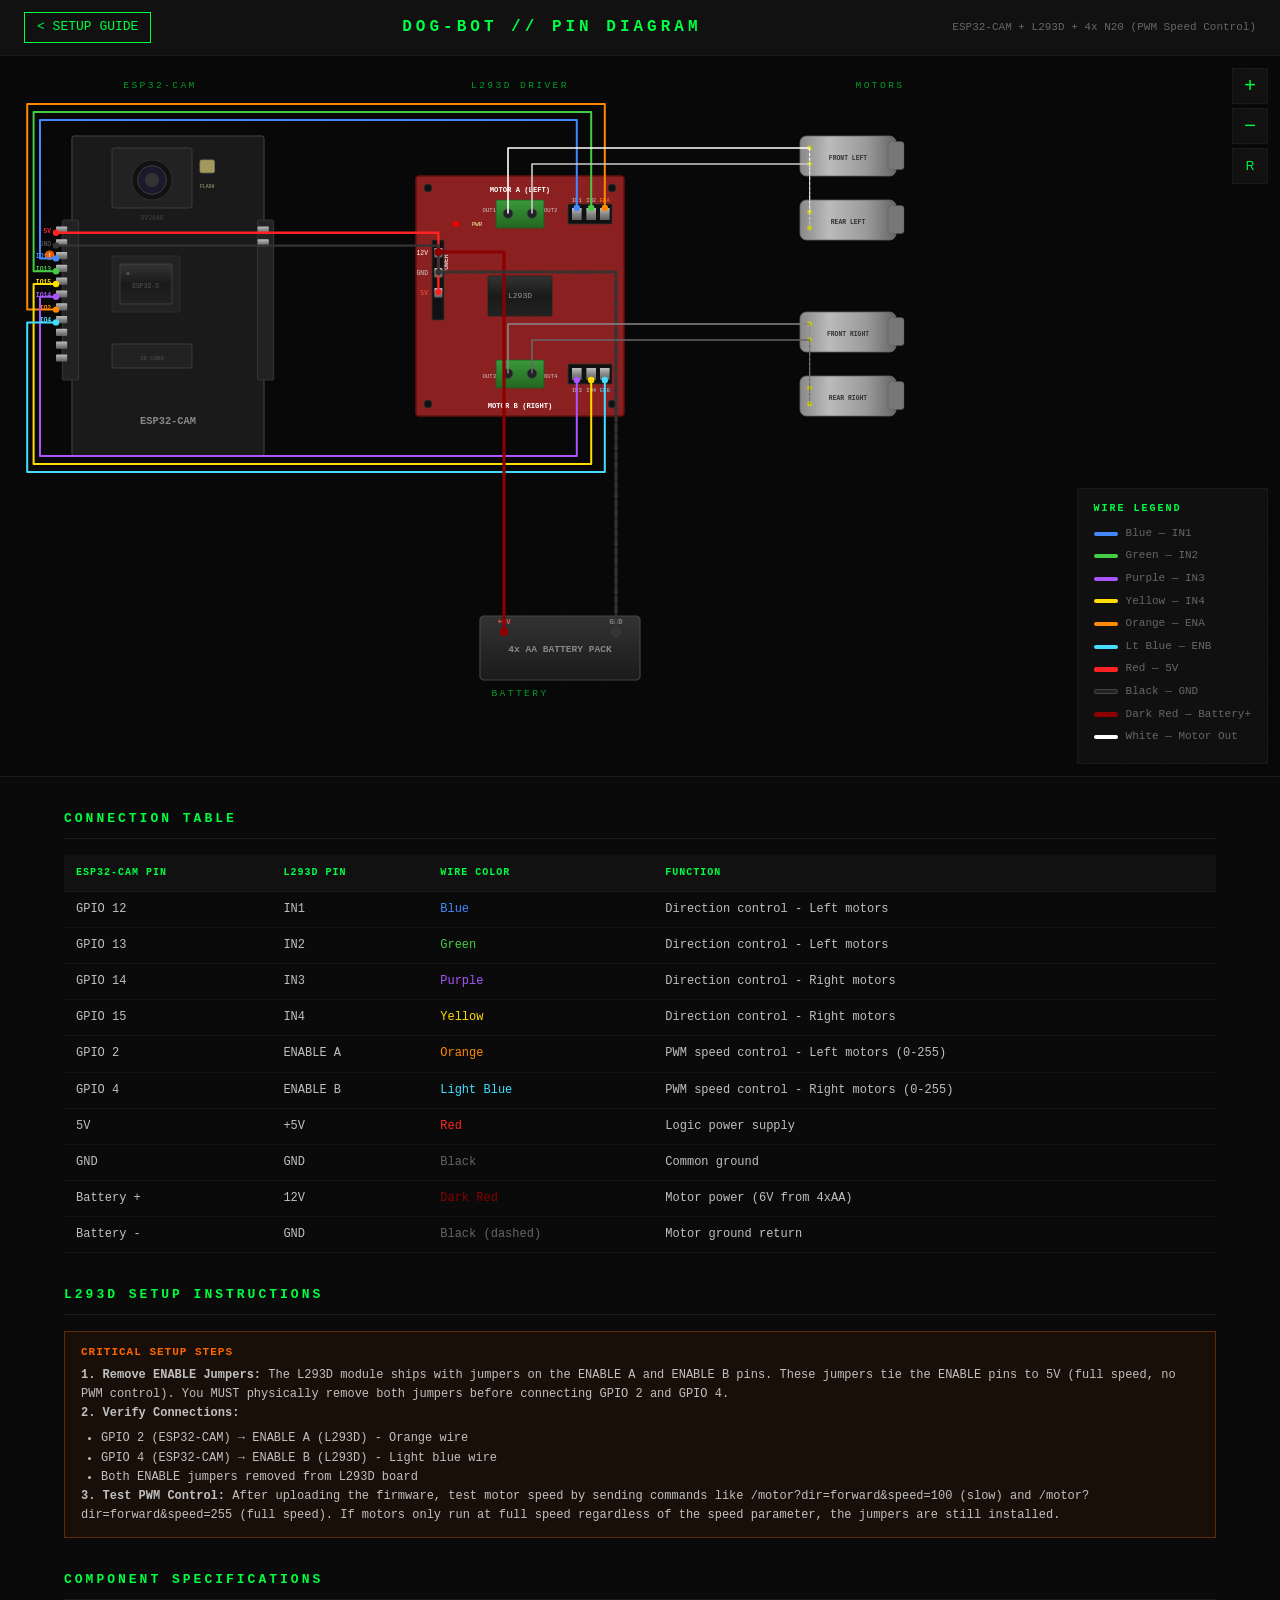
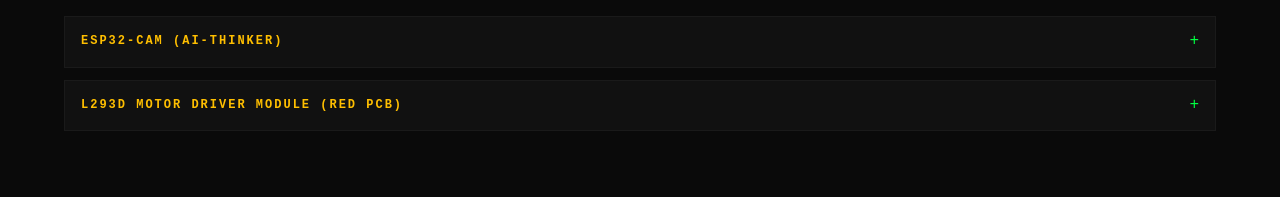
<file: backend/static/pin_diagram.html>
<!DOCTYPE html>
<html lang="en">
<head>
<meta charset="UTF-8">
<meta name="viewport" content="width=device-width, initial-scale=1.0">
<title>DOG-BOT // PIN DIAGRAM</title>
<style>
*, *::before, *::after { box-sizing: border-box; margin: 0; padding: 0; }

:root {
  --bg: #0a0a0a;
  --card: #111111;
  --border: #1a1a1a;
  --green: #00ff41;
  --orange: #ff6600;
  --amber: #ffbf00;
  --text: #c0c0c0;
  --text-dim: #666;
  --text-bright: #e0e0e0;
  --pcb-red: #8b2020;
}

body {
  background: var(--bg);
  color: var(--text);
  font-family: 'Courier New', Courier, monospace;
  line-height: 1.6;
  overflow-x: hidden;
}

a { color: var(--green); text-decoration: none; }
a:hover { text-decoration: underline; }

.topbar {
  display: flex;
  align-items: center;
  justify-content: space-between;
  padding: 12px 24px;
  border-bottom: 1px solid var(--border);
  background: var(--card);
  position: sticky;
  top: 0;
  z-index: 100;
}
.topbar h1 {
  font-size: 16px;
  letter-spacing: 4px;
  text-transform: uppercase;
  color: var(--green);
}
.topbar .back {
  font-size: 13px;
  padding: 4px 12px;
  border: 1px solid var(--green);
  color: var(--green);
  transition: background .2s;
}
.topbar .back:hover {
  background: rgba(0,255,65,.1);
  text-decoration: none;
}

.diagram-wrap {
  position: relative;
  border-bottom: 1px solid var(--border);
  background: #080808;
  overflow: hidden;
}
#diagram-svg {
  display: block;
  width: 100%;
  height: auto;
  min-height: 650px;
}

.zoom-controls {
  position: absolute;
  top: 12px;
  right: 12px;
  z-index: 10;
  display: flex;
  flex-direction: column;
  gap: 4px;
}
.zoom-controls button {
  width: 36px;
  height: 36px;
  background: var(--card);
  border: 1px solid var(--border);
  color: var(--green);
  font-size: 20px;
  cursor: pointer;
  transition: background .15s;
}
.zoom-controls button:hover {
  background: rgba(0,255,65,.1);
}

/* Legend - positioned bottom right, not overlapping */
.legend-panel {
  position: absolute;
  bottom: 12px;
  right: 12px;
  z-index: 10;
  background: rgba(17,17,17,.95);
  border: 1px solid var(--border);
  padding: 12px 16px;
  font-size: 11px;
  max-width: 200px;
}
.legend-panel h3 {
  color: var(--green);
  font-size: 10px;
  letter-spacing: 2px;
  margin-bottom: 8px;
  text-transform: uppercase;
}
.legend-item {
  display: flex;
  align-items: center;
  margin-bottom: 5px;
  color: var(--text-dim);
}
.legend-swatch {
  display: inline-block;
  width: 24px;
  height: 4px;
  border-radius: 2px;
  vertical-align: middle;
  margin-right: 8px;
}

/* Tooltip */
.wire-tooltip {
  position: fixed;
  background: rgba(0,0,0,.95);
  border: 1px solid var(--green);
  padding: 10px 14px;
  font-size: 11px;
  pointer-events: none;
  z-index: 1000;
  display: none;
  max-width: 280px;
}
.wire-tooltip .tt-title {
  color: var(--green);
  font-weight: bold;
  margin-bottom: 4px;
}

/* Content Sections */
.content-sections {
  max-width: 1200px;
  margin: 0 auto;
  padding: 32px 24px;
}
.section {
  margin-bottom: 32px;
}
.section-title {
  color: var(--green);
  font-size: 13px;
  letter-spacing: 3px;
  text-transform: uppercase;
  margin-bottom: 16px;
  padding-bottom: 8px;
  border-bottom: 1px solid var(--border);
}

.conn-table {
  width: 100%;
  border-collapse: collapse;
  font-size: 12px;
}
.conn-table th {
  text-align: left;
  padding: 10px 12px;
  background: var(--card);
  color: var(--green);
  text-transform: uppercase;
  letter-spacing: 1px;
  font-size: 10px;
  border-bottom: 1px solid var(--border);
}
.conn-table td {
  padding: 8px 12px;
  border-bottom: 1px solid #141414;
}
.conn-table tr:hover td {
  background: rgba(0,255,65,.02);
}

.spec-card {
  background: var(--card);
  border: 1px solid var(--border);
  margin-bottom: 12px;
}
.spec-card-header {
  padding: 12px 16px;
  cursor: pointer;
  display: flex;
  justify-content: space-between;
  align-items: center;
  user-select: none;
}
.spec-card-header h4 {
  text-transform: uppercase;
  letter-spacing: 2px;
  font-size: 12px;
  color: var(--amber);
}
.spec-card-header .toggle {
  color: var(--green);
  font-size: 16px;
  transition: transform .2s;
}
.spec-card-header .toggle.open { transform: rotate(45deg); }
.spec-card-body {
  padding: 0 16px;
  max-height: 0;
  overflow: hidden;
  transition: max-height .35s ease, padding .25s;
  font-size: 12px;
}
.spec-card-body.open {
  max-height: 600px;
  padding: 0 16px 16px;
}
.spec-card-body table {
  width: 100%;
  border-collapse: collapse;
  margin-top: 8px;
}
.spec-card-body td {
  padding: 4px 8px;
  border-bottom: 1px solid #141414;
}
.spec-card-body td:first-child {
  color: var(--text-dim);
  width: 40%;
}

.truth-table {
  width: 100%;
  border-collapse: collapse;
  font-size: 12px;
  max-width: 500px;
}
.truth-table th {
  text-transform: uppercase;
  letter-spacing: 1px;
  font-size: 10px;
  color: var(--green);
  text-align: center;
  padding: 8px;
  border-bottom: 1px solid var(--border);
  background: var(--card);
}
.truth-table td {
  text-align: center;
  padding: 7px 8px;
  border-bottom: 1px solid #141414;
}

.warn-box {
  background: rgba(255,102,0,.06);
  border: 1px solid rgba(255,102,0,.3);
  padding: 12px 16px;
  margin-bottom: 12px;
  font-size: 12px;
}
.warn-box .warn-title {
  color: var(--orange);
  text-transform: uppercase;
  letter-spacing: 1px;
  font-size: 11px;
  font-weight: bold;
  margin-bottom: 4px;
}

.component-group { cursor: pointer; }
.component-group:hover .pcb-board { filter: drop-shadow(0 0 8px rgba(0,255,65,.5)); }
.wire-path { transition: stroke-width .15s, filter .15s; cursor: pointer; }
.wire-path:hover { filter: drop-shadow(0 0 8px currentColor); }
</style>
</head>
<body>

<div class="topbar">
  <a href="setup_guide.html" class="back">&lt; SETUP GUIDE</a>
  <h1>DOG-BOT // PIN DIAGRAM</h1>
  <span style="font-size:11px;color:var(--text-dim)">ESP32-CAM + L293D + 4x N20 (PWM Speed Control)</span>
</div>

<div class="diagram-wrap">
  <div class="zoom-controls">
    <button onclick="zoomIn()" title="Zoom in">+</button>
    <button onclick="zoomOut()" title="Zoom out">&minus;</button>
    <button onclick="zoomReset()" title="Reset" style="font-size:12px">R</button>
  </div>

  <div class="legend-panel">
    <h3>Wire Legend</h3>
    <div class="legend-item"><span class="legend-swatch" style="background:#4488ff"></span> Blue &mdash; IN1</div>
    <div class="legend-item"><span class="legend-swatch" style="background:#44cc44"></span> Green &mdash; IN2</div>
    <div class="legend-item"><span class="legend-swatch" style="background:#aa55ff"></span> Purple &mdash; IN3</div>
    <div class="legend-item"><span class="legend-swatch" style="background:#ffdd00"></span> Yellow &mdash; IN4</div>
    <div class="legend-item"><span class="legend-swatch" style="background:#ff8800"></span> Orange &mdash; ENA</div>
    <div class="legend-item"><span class="legend-swatch" style="background:#44ddff"></span> Lt Blue &mdash; ENB</div>
    <div class="legend-item"><span class="legend-swatch" style="background:#ff2222;height:5px"></span> Red &mdash; 5V</div>
    <div class="legend-item"><span class="legend-swatch" style="background:#222;border:1px solid #444;height:5px"></span> Black &mdash; GND</div>
    <div class="legend-item"><span class="legend-swatch" style="background:#8b0000;height:5px"></span> Dark Red &mdash; Battery+</div>
    <div class="legend-item"><span class="legend-swatch" style="background:#ffffff"></span> White &mdash; Motor Out</div>
  </div>

  <svg id="diagram-svg" viewBox="0 0 1600 900" xmlns="http://www.w3.org/2000/svg">
    <defs>
      <!-- PCB patterns -->
      <pattern id="pcb-blue" x="0" y="0" width="4" height="4" patternUnits="userSpaceOnUse">
        <rect width="4" height="4" fill="#0044aa"/>
        <rect x="0" y="0" width="1" height="1" fill="#0055cc" opacity=".3"/>
      </pattern>
      <pattern id="pcb-red" x="0" y="0" width="4" height="4" patternUnits="userSpaceOnUse">
        <rect width="4" height="4" fill="#8b2020"/>
        <rect x="0" y="0" width="1" height="1" fill="#a02525" opacity=".3"/>
      </pattern>
      <pattern id="pcb-dark" x="0" y="0" width="4" height="4" patternUnits="userSpaceOnUse">
        <rect width="4" height="4" fill="#1a1a1a"/>
      </pattern>
      <!-- Gradients -->
      <linearGradient id="pin-metal" x1="0" y1="0" x2="0" y2="1">
        <stop offset="0%" stop-color="#c0c0c0"/>
        <stop offset="50%" stop-color="#888"/>
        <stop offset="100%" stop-color="#606060"/>
      </linearGradient>
      <linearGradient id="ic-body" x1="0" y1="0" x2="0" y2="1">
        <stop offset="0%" stop-color="#333"/>
        <stop offset="50%" stop-color="#1a1a1a"/>
        <stop offset="100%" stop-color="#222"/>
      </linearGradient>
      <linearGradient id="motor-body" x1="0" y1="0" x2="1" y2="0">
        <stop offset="0%" stop-color="#888"/>
        <stop offset="30%" stop-color="#bbb"/>
        <stop offset="70%" stop-color="#999"/>
        <stop offset="100%" stop-color="#666"/>
      </linearGradient>
      <linearGradient id="battery-body" x1="0" y1="0" x2="0" y2="1">
        <stop offset="0%" stop-color="#333"/>
        <stop offset="100%" stop-color="#1a1a1a"/>
      </linearGradient>
      <linearGradient id="screw-term" x1="0" y1="0" x2="0" y2="1">
        <stop offset="0%" stop-color="#3a9a3a"/>
        <stop offset="100%" stop-color="#226622"/>
      </linearGradient>
    </defs>

    <!-- Background grid -->
    <g opacity=".03">
      <defs>
        <pattern id="grid" width="50" height="50" patternUnits="userSpaceOnUse">
          <path d="M 50 0 L 0 0 0 50" fill="none" stroke="#00ff41" stroke-width="0.5"/>
        </pattern>
      </defs>
      <rect width="100%" height="100%" fill="url(#grid)" />
    </g>

    <!-- Zone labels -->
    <text x="200" y="40" text-anchor="middle" fill="#00ff41" font-size="12" font-family="monospace" opacity=".6" letter-spacing="3">ESP32-CAM</text>
    <text x="650" y="40" text-anchor="middle" fill="#00ff41" font-size="12" font-family="monospace" opacity=".6" letter-spacing="3">L293D DRIVER</text>
    <text x="1100" y="40" text-anchor="middle" fill="#00ff41" font-size="12" font-family="monospace" opacity=".6" letter-spacing="3">MOTORS</text>
    <text x="650" y="800" text-anchor="middle" fill="#00ff41" font-size="12" font-family="monospace" opacity=".6" letter-spacing="3">BATTERY</text>

    <!-- ==================== ESP32-CAM MODULE ==================== -->
    <g class="component-group" id="comp-esp32" onclick="scrollToCard('card-esp32')" transform="translate(50, 0)">
      <rect class="pcb-board" x="40" y="100" width="240" height="400" rx="4" fill="#1a1a1a" stroke="#333" stroke-width="2"/>
      <rect x="90" y="115" width="100" height="75" rx="3" fill="#222" stroke="#444" stroke-width="1"/>
      <circle cx="140" cy="155" r="25" fill="#111" stroke="#333" stroke-width="1"/>
      <circle cx="140" cy="155" r="18" fill="#1a1a2a" stroke="#444" stroke-width="1"/>
      <circle cx="140" cy="155" r="9" fill="#333"/>
      <text x="140" y="205" text-anchor="middle" fill="#444" font-size="8" font-family="monospace">OV2640</text>
      <rect x="90" y="250" width="85" height="70" rx="2" fill="#222" stroke="#333" stroke-width="1"/>
      <rect x="100" y="260" width="65" height="50" rx="1" fill="url(#ic-body)" stroke="#444" stroke-width="1"/>
      <circle cx="110" cy="272" r="2" fill="#555"/>
      <text x="132" y="290" text-anchor="middle" fill="#555" font-size="8" font-family="monospace">ESP32-S</text>
      <rect x="200" y="130" width="18" height="16" rx="2" fill="#ffee88" opacity=".6" stroke="#cc9" stroke-width="1"/>
      <text x="209" y="165" text-anchor="middle" fill="#aa8" font-size="6" font-family="monospace">FLASH</text>
      <rect x="90" y="360" width="100" height="30" rx="2" fill="#222" stroke="#444" stroke-width="1"/>
      <text x="140" y="380" text-anchor="middle" fill="#555" font-size="7" font-family="monospace">SD CARD</text>
      <text x="160" y="460" text-anchor="middle" fill="#888" font-size="13" font-family="monospace" font-weight="bold">ESP32-CAM</text>
      <rect x="28" y="205" width="20" height="200" fill="#222" stroke="#333" stroke-width="1.5" rx="2"/>
      <rect x="20" y="213" width="14" height="9" fill="url(#pin-metal)" rx="1"/>
      <text x="14" y="221" text-anchor="end" fill="#ff2222" font-size="8" font-family="monospace" font-weight="bold">5V</text>
      <rect x="20" y="229" width="14" height="9" fill="url(#pin-metal)" rx="1"/>
      <text x="14" y="237" text-anchor="end" fill="#666" font-size="8" font-family="monospace">GND</text>
      <rect x="20" y="245" width="14" height="9" fill="url(#pin-metal)" rx="1"/>
      <text x="14" y="253" text-anchor="end" fill="#4488ff" font-size="8" font-family="monospace" font-weight="bold">IO12</text>
      <rect x="20" y="261" width="14" height="9" fill="url(#pin-metal)" rx="1"/>
      <text x="14" y="269" text-anchor="end" fill="#44cc44" font-size="8" font-family="monospace" font-weight="bold">IO13</text>
      <rect x="20" y="277" width="14" height="9" fill="url(#pin-metal)" rx="1"/>
      <text x="14" y="285" text-anchor="end" fill="#ffdd00" font-size="8" font-family="monospace" font-weight="bold">IO15</text>
      <rect x="20" y="293" width="14" height="9" fill="url(#pin-metal)" rx="1"/>
      <text x="14" y="301" text-anchor="end" fill="#aa55ff" font-size="8" font-family="monospace" font-weight="bold">IO14</text>
      <rect x="20" y="309" width="14" height="9" fill="url(#pin-metal)" rx="1"/>
      <text x="14" y="317" text-anchor="end" fill="#ff8800" font-size="8" font-family="monospace" font-weight="bold">IO2</text>
      <rect x="20" y="325" width="14" height="9" fill="url(#pin-metal)" rx="1"/>
      <text x="14" y="333" text-anchor="end" fill="#44ddff" font-size="8" font-family="monospace" font-weight="bold">IO4</text>
      <rect x="20" y="341" width="14" height="9" fill="url(#pin-metal)" rx="1"/>
      <rect x="20" y="357" width="14" height="9" fill="url(#pin-metal)" rx="1"/>
      <rect x="20" y="373" width="14" height="9" fill="url(#pin-metal)" rx="1"/>
      <rect x="272" y="205" width="20" height="200" fill="#222" stroke="#333" stroke-width="1.5" rx="2"/>
      <rect x="272" y="213" width="14" height="9" fill="url(#pin-metal)" rx="1"/>
      <rect x="272" y="229" width="14" height="9" fill="url(#pin-metal)" rx="1"/>
      <g transform="translate(12,249)">
        <circle r="6" fill="#ff6600" opacity=".9"/>
        <text x="0" y="2.5" text-anchor="middle" fill="#fff" font-size="7" font-weight="bold" font-family="sans-serif">!</text>
      </g>
    </g>

    <!-- ==================== L293D MODULE (RED PCB) ==================== -->
    <g class="component-group" id="comp-l293d" onclick="scrollToCard('card-l293d')">
      <rect class="pcb-board" x="520" y="150" width="260" height="300" rx="4" fill="url(#pcb-red)" stroke="#661111" stroke-width="2"/>
      <circle cx="535" cy="165" r="5" fill="#111" stroke="#333" stroke-width="1"/>
      <circle cx="765" cy="165" r="5" fill="#111" stroke="#333" stroke-width="1"/>
      <circle cx="535" cy="435" r="5" fill="#111" stroke="#333" stroke-width="1"/>
      <circle cx="765" cy="435" r="5" fill="#111" stroke="#333" stroke-width="1"/>
      <rect x="610" y="275" width="80" height="50" fill="url(#ic-body)" stroke="#222" rx="2"/>
      <text x="650" y="303" text-anchor="middle" fill="#999" font-size="10" font-family="monospace">L293D</text>
      <!-- POWER HEADER -->
      <text x="560" y="260" text-anchor="middle" fill="#fff" font-size="8" font-family="monospace" transform="rotate(-90, 560, 260)">POWER</text>
      <rect x="540" y="230" width="15" height="100" fill="#111" stroke="#333" rx="1"/>
      <rect x="543" y="240" width="10" height="12" fill="url(#pin-metal)" rx="1"/>
      <text x="535" y="249" text-anchor="end" fill="#fff" font-size="8" font-family="monospace">12V</text>
      <rect x="543" y="265" width="10" height="12" fill="url(#pin-metal)" rx="1"/>
      <text x="535" y="274" text-anchor="end" fill="#ccc" font-size="8" font-family="monospace">GND</text>
      <rect x="543" y="290" width="10" height="12" fill="url(#pin-metal)" rx="1"/>
      <text x="535" y="299" text-anchor="end" fill="#f55" font-size="8" font-family="monospace">5V</text>
      <circle cx="570" cy="210" r="4" fill="#f00" opacity="0.8"/>
      <text x="590" y="213" fill="#ffa" font-size="7" font-family="monospace">PWR</text>
      <!-- MOTOR A -->
      <text x="650" y="170" text-anchor="middle" fill="#fff" font-size="9" font-family="monospace" font-weight="bold">MOTOR A (LEFT)</text>
      <rect x="620" y="180" width="60" height="35" fill="url(#screw-term)" stroke="#1a5a1a" rx="2"/>
      <circle cx="635" cy="197" r="6" fill="#222" stroke="#444"/>
      <circle cx="665" cy="197" r="6" fill="#222" stroke="#444"/>
      <text x="620" y="195" text-anchor="end" fill="#ccc" font-size="7" font-family="monospace">OUT1</text>
      <text x="680" y="195" text-anchor="start" fill="#ccc" font-size="7" font-family="monospace">OUT2</text>
      <rect x="710" y="185" width="55" height="25" fill="#111" stroke="#333" rx="1"/>
      <rect x="715" y="190" width="12" height="15" fill="url(#pin-metal)"/>
      <text x="721" y="182" text-anchor="middle" fill="#ccc" font-size="7" font-family="monospace">IN1</text>
      <rect x="733" y="190" width="12" height="15" fill="url(#pin-metal)"/>
      <text x="739" y="182" text-anchor="middle" fill="#ccc" font-size="7" font-family="monospace">IN2</text>
      <rect x="750" y="190" width="12" height="15" fill="url(#pin-metal)"/>
      <text x="756" y="182" text-anchor="middle" fill="#ff8800" font-size="7" font-family="monospace">ENA</text>
      <!-- MOTOR B -->
      <text x="650" y="440" text-anchor="middle" fill="#fff" font-size="9" font-family="monospace" font-weight="bold">MOTOR B (RIGHT)</text>
      <rect x="620" y="380" width="60" height="35" fill="url(#screw-term)" stroke="#1a5a1a" rx="2"/>
      <circle cx="635" cy="397" r="6" fill="#222" stroke="#444"/>
      <circle cx="665" cy="397" r="6" fill="#222" stroke="#444"/>
      <text x="620" y="402" text-anchor="end" fill="#ccc" font-size="7" font-family="monospace">OUT3</text>
      <text x="680" y="402" text-anchor="start" fill="#ccc" font-size="7" font-family="monospace">OUT4</text>
      <rect x="710" y="385" width="55" height="25" fill="#111" stroke="#333" rx="1"/>
      <rect x="715" y="390" width="12" height="15" fill="url(#pin-metal)"/>
      <text x="721" y="420" text-anchor="middle" fill="#ccc" font-size="7" font-family="monospace">IN3</text>
      <rect x="733" y="390" width="12" height="15" fill="url(#pin-metal)"/>
      <text x="739" y="420" text-anchor="middle" fill="#ccc" font-size="7" font-family="monospace">IN4</text>
      <rect x="750" y="390" width="12" height="15" fill="url(#pin-metal)"/>
      <text x="756" y="420" text-anchor="middle" fill="#44ddff" font-size="7" font-family="monospace">ENB</text>
    </g>

    <!-- ==================== MOTORS ==================== -->
    <g transform="translate(100, 0)">
        <g class="component-group" id="comp-motor-fl">
          <rect class="pcb-board" x="900" y="100" width="120" height="50" rx="8" fill="url(#motor-body)" stroke="#666" stroke-width="1"/>
          <rect x="1010" y="107" width="20" height="35" rx="4" fill="#777" stroke="#555" stroke-width=".5"/>
          <text x="960" y="130" text-anchor="middle" fill="#333" font-size="8" font-family="monospace" font-weight="bold">FRONT LEFT</text>
          <circle cx="912" cy="115" r="3" fill="#cc0"/>
          <circle cx="912" cy="135" r="3" fill="#cc0"/>
        </g>
        <g class="component-group" id="comp-motor-rl">
          <rect class="pcb-board" x="900" y="180" width="120" height="50" rx="8" fill="url(#motor-body)" stroke="#666" stroke-width="1"/>
          <rect x="1010" y="187" width="20" height="35" rx="4" fill="#777" stroke="#555" stroke-width=".5"/>
          <text x="960" y="210" text-anchor="middle" fill="#333" font-size="8" font-family="monospace" font-weight="bold">REAR LEFT</text>
          <circle cx="912" cy="195" r="3" fill="#cc0"/>
          <circle cx="912" cy="215" r="3" fill="#cc0"/>
        </g>
        <g class="component-group" id="comp-motor-fr">
          <rect class="pcb-board" x="900" y="320" width="120" height="50" rx="8" fill="url(#motor-body)" stroke="#666" stroke-width="1"/>
          <rect x="1010" y="327" width="20" height="35" rx="4" fill="#777" stroke="#555" stroke-width=".5"/>
          <text x="960" y="350" text-anchor="middle" fill="#333" font-size="8" font-family="monospace" font-weight="bold">FRONT RIGHT</text>
          <circle cx="912" cy="335" r="3" fill="#cc0"/>
          <circle cx="912" cy="355" r="3" fill="#cc0"/>
        </g>
        <g class="component-group" id="comp-motor-rr">
          <rect class="pcb-board" x="900" y="400" width="120" height="50" rx="8" fill="url(#motor-body)" stroke="#666" stroke-width="1"/>
          <rect x="1010" y="407" width="20" height="35" rx="4" fill="#777" stroke="#555" stroke-width=".5"/>
          <text x="960" y="430" text-anchor="middle" fill="#333" font-size="8" font-family="monospace" font-weight="bold">REAR RIGHT</text>
          <circle cx="912" cy="415" r="3" fill="#cc0"/>
          <circle cx="912" cy="435" r="3" fill="#cc0"/>
        </g>
    </g>

    <!-- ==================== BATTERY ==================== -->
    <g class="component-group" id="comp-battery" transform="translate(100, 100)">
        <rect class="pcb-board" x="500" y="600" width="200" height="80" rx="5" fill="url(#battery-body)" stroke="#444" stroke-width="1.5"/>
        <text x="600" y="645" text-anchor="middle" fill="#888" font-size="12" font-family="monospace" font-weight="bold">4x AA BATTERY PACK</text>
        <circle cx="530" cy="620" r="5" fill="#f00"/> 
        <circle cx="670" cy="620" r="5" fill="#222" stroke="#666"/>
        <text x="530" y="610" text-anchor="middle" fill="#f55" font-size="9" font-weight="bold">+6V</text>
        <text x="670" y="610" text-anchor="middle" fill="#888" font-size="9" font-weight="bold">GND</text>
    </g>

    <!-- ==================== WIRES (orthogonal routing) ==================== -->
    <!-- IN1: GPIO 12 → L293D IN1 (Blue) — top channel y=80 -->
    <path id="wire-in1" class="wire-path" d="M 70,253 L 50,253 L 50,80 L 721,80 L 721,190" stroke="#4488ff" stroke-width="2.5" fill="none" stroke-linecap="round" stroke-linejoin="round" data-from="GPIO 12" data-to="L293D IN1" data-func="Left Motor Control" data-color="Blue"/>
    <circle cx="70" cy="253" r="4" fill="#4488ff"/>
    <circle cx="721" cy="190" r="4" fill="#4488ff"/>
    <!-- IN2: GPIO 13 → L293D IN2 (Green) — top channel y=70 -->
    <path id="wire-in2" class="wire-path" d="M 70,269 L 42,269 L 42,70 L 739,70 L 739,190" stroke="#44cc44" stroke-width="2.5" fill="none" stroke-linecap="round" stroke-linejoin="round" data-from="GPIO 13" data-to="L293D IN2" data-func="Left Motor Control" data-color="Green"/>
    <circle cx="70" cy="269" r="4" fill="#44cc44"/>
    <circle cx="739" cy="190" r="4" fill="#44cc44"/>
    <!-- ENA: GPIO 2 → L293D ENA (Orange) — top channel y=60 -->
    <path id="wire-ena" class="wire-path" d="M 70,317 L 34,317 L 34,60 L 756,60 L 756,190" stroke="#ff8800" stroke-width="2.5" fill="none" stroke-linecap="round" stroke-linejoin="round" data-from="GPIO 2" data-to="L293D ENA" data-func="Left Motor Speed (PWM)" data-color="Orange"/>
    <circle cx="70" cy="317" r="4" fill="#ff8800"/>
    <circle cx="756" cy="190" r="4" fill="#ff8800"/>
    <!-- IN3: GPIO 14 → L293D IN3 (Purple) — bottom channel y=500 -->
    <path id="wire-in3" class="wire-path" d="M 70,301 L 50,301 L 50,500 L 721,500 L 721,405" stroke="#aa55ff" stroke-width="2.5" fill="none" stroke-linecap="round" stroke-linejoin="round" data-from="GPIO 14" data-to="L293D IN3" data-func="Right Motor Control" data-color="Purple"/>
    <circle cx="70" cy="301" r="4" fill="#aa55ff"/>
    <circle cx="721" cy="405" r="4" fill="#aa55ff"/>
    <!-- IN4: GPIO 15 → L293D IN4 (Yellow) — bottom channel y=510 -->
    <path id="wire-in4" class="wire-path" d="M 70,285 L 42,285 L 42,510 L 739,510 L 739,405" stroke="#ffdd00" stroke-width="2.5" fill="none" stroke-linecap="round" stroke-linejoin="round" data-from="GPIO 15" data-to="L293D IN4" data-func="Right Motor Control" data-color="Yellow"/>
    <circle cx="70" cy="285" r="4" fill="#ffdd00"/>
    <circle cx="739" cy="405" r="4" fill="#ffdd00"/>
    <!-- ENB: GPIO 4 → L293D ENB (Light Blue) — bottom channel y=520 -->
    <path id="wire-enb" class="wire-path" d="M 70,333 L 34,333 L 34,520 L 756,520 L 756,405" stroke="#44ddff" stroke-width="2.5" fill="none" stroke-linecap="round" stroke-linejoin="round" data-from="GPIO 4" data-to="L293D ENB" data-func="Right Motor Speed (PWM)" data-color="Light Blue"/>
    <circle cx="70" cy="333" r="4" fill="#44ddff"/>
    <circle cx="756" cy="405" r="4" fill="#44ddff"/>
    <!-- 5V: ESP32 5V → L293D 5V (Red) -->
    <path id="wire-5v" class="wire-path" d="M 70,221 L 548,221 L 548,295" stroke="#ff2222" stroke-width="3" fill="none" stroke-linecap="round" stroke-linejoin="round" data-from="ESP32 5V" data-to="L293D 5V" data-func="Logic Power" data-color="Red"/>
    <circle cx="70" cy="221" r="4" fill="#ff2222"/>
    <circle cx="548" cy="295" r="4" fill="#ff2222"/>
    <!-- GND: ESP32 GND → L293D GND (Black) -->
    <path id="wire-gnd" class="wire-path" d="M 70,237 L 548,237 L 548,270" stroke="#333" stroke-width="3" fill="none" stroke-linecap="round" stroke-linejoin="round" data-from="ESP32 GND" data-to="L293D GND" data-func="Common Ground" data-color="Black"/>
    <circle cx="70" cy="237" r="4" fill="#333"/>
    <circle cx="548" cy="270" r="4" fill="#333"/>
    <!-- Battery +6V → L293D 12V (Dark Red) -->
    <path id="wire-vcc" class="wire-path" d="M 630,720 L 630,245 L 548,245" stroke="#8b0000" stroke-width="4" fill="none" stroke-linecap="round" stroke-linejoin="round" data-from="Battery +" data-to="L293D 12V" data-func="Motor Power" data-color="Dark Red"/>
    <circle cx="630" cy="720" r="5" fill="#8b0000"/>
    <circle cx="548" cy="245" r="5" fill="#8b0000"/>
    <!-- Battery GND → L293D GND (Black dashed) -->
    <path id="wire-bat-gnd" class="wire-path" d="M 770,720 L 770,270 L 548,270" stroke="#333" stroke-width="4" fill="none" stroke-linecap="round" stroke-linejoin="round" stroke-dasharray="8,4" data-from="Battery -" data-to="L293D GND" data-func="Ground" data-color="Black"/>
    <circle cx="770" cy="720" r="5" fill="#333"/>
    <!-- Motor A OUT1 → Front Left (White) -->
    <path class="wire-path" d="M 635,197 L 635,115 L 1012,115" stroke="#fff" stroke-width="2" fill="none" stroke-linejoin="round"/>
    <!-- Motor A OUT2 → Front Left (Light Gray) -->
    <path class="wire-path" d="M 665,197 L 665,135 L 1012,135" stroke="#ccc" stroke-width="2" fill="none" stroke-linejoin="round"/>
    <!-- Front Left → Rear Left daisy-chain (dashed) -->
    <path class="wire-path" d="M 1012,115 L 1012,195" stroke="#fff" stroke-width="1.5" stroke-dasharray="4,2" fill="none"/>
    <path class="wire-path" d="M 1012,135 L 1012,215" stroke="#ccc" stroke-width="1.5" stroke-dasharray="4,2" fill="none"/>
    <!-- Motor B OUT3 → Front Right (Gray) -->
    <path class="wire-path" d="M 635,397 L 635,335 L 1012,335" stroke="#888" stroke-width="2" fill="none" stroke-linejoin="round"/>
    <!-- Motor B OUT4 → Front Right (Dark Gray) -->
    <path class="wire-path" d="M 665,397 L 665,355 L 1012,355" stroke="#666" stroke-width="2" fill="none" stroke-linejoin="round"/>
    <!-- Front Right → Rear Right daisy-chain (dashed) -->
    <path class="wire-path" d="M 1012,335 L 1012,415" stroke="#888" stroke-width="1.5" stroke-dasharray="4,2" fill="none"/>
    <path class="wire-path" d="M 1012,355 L 1012,435" stroke="#666" stroke-width="1.5" stroke-dasharray="4,2" fill="none"/>
  </svg>
</div>

<div class="wire-tooltip" id="tooltip">
  <div class="tt-title" id="tt-title"></div>
  <div id="tt-body"></div>
</div>

<div class="content-sections">
  <div class="section" id="section-connections">
    <h2 class="section-title">Connection Table</h2>
    <div style="overflow-x:auto">
      <table class="conn-table">
        <thead>
          <tr>
            <th>ESP32-CAM Pin</th>
            <th>L293D Pin</th>
            <th>Wire Color</th>
            <th>Function</th>
          </tr>
        </thead>
        <tbody>
          <tr>
            <td>GPIO 12</td>
            <td>IN1</td>
            <td style="color:#4488ff">Blue</td>
            <td>Direction control - Left motors</td>
          </tr>
          <tr>
            <td>GPIO 13</td>
            <td>IN2</td>
            <td style="color:#44cc44">Green</td>
            <td>Direction control - Left motors</td>
          </tr>
          <tr>
            <td>GPIO 14</td>
            <td>IN3</td>
            <td style="color:#aa55ff">Purple</td>
            <td>Direction control - Right motors</td>
          </tr>
          <tr>
            <td>GPIO 15</td>
            <td>IN4</td>
            <td style="color:#ffdd00">Yellow</td>
            <td>Direction control - Right motors</td>
          </tr>
          <tr>
            <td>GPIO 2</td>
            <td>ENABLE A</td>
            <td style="color:#ff8800">Orange</td>
            <td>PWM speed control - Left motors (0-255)</td>
          </tr>
          <tr>
            <td>GPIO 4</td>
            <td>ENABLE B</td>
            <td style="color:#44ddff">Light Blue</td>
            <td>PWM speed control - Right motors (0-255)</td>
          </tr>
          <tr>
            <td>5V</td>
            <td>+5V</td>
            <td style="color:#ff2222">Red</td>
            <td>Logic power supply</td>
          </tr>
          <tr>
            <td>GND</td>
            <td>GND</td>
            <td style="color:#666">Black</td>
            <td>Common ground</td>
          </tr>
          <tr>
            <td>Battery +</td>
            <td>12V</td>
            <td style="color:#8b0000">Dark Red</td>
            <td>Motor power (6V from 4xAA)</td>
          </tr>
          <tr>
            <td>Battery -</td>
            <td>GND</td>
            <td style="color:#666">Black (dashed)</td>
            <td>Motor ground return</td>
          </tr>
        </tbody>
      </table>
    </div>
  </div>

  <div class="section">
    <h2 class="section-title">L293D Setup Instructions</h2>
    <div class="warn-box">
      <div class="warn-title">Critical Setup Steps</div>
      <p><strong>1. Remove ENABLE Jumpers:</strong> The L293D module ships with jumpers on the ENABLE A and ENABLE B pins. These jumpers tie the ENABLE pins to 5V (full speed, no PWM control). You MUST physically remove both jumpers before connecting GPIO 2 and GPIO 4.</p>
      <p><strong>2. Verify Connections:</strong></p>
      <ul style="margin-left:20px; margin-top:6px;">
        <li>GPIO 2 (ESP32-CAM) → ENABLE A (L293D) - Orange wire</li>
        <li>GPIO 4 (ESP32-CAM) → ENABLE B (L293D) - Light blue wire</li>
        <li>Both ENABLE jumpers removed from L293D board</li>
      </ul>
      <p><strong>3. Test PWM Control:</strong> After uploading the firmware, test motor speed by sending commands like <code>/motor?dir=forward&speed=100</code> (slow) and <code>/motor?dir=forward&speed=255</code> (full speed). If motors only run at full speed regardless of the speed parameter, the jumpers are still installed.</p>
    </div>
  </div>

  <div class="section">
    <h2 class="section-title">Component Specifications</h2>
    <div class="spec-card" id="card-esp32">
      <div class="spec-card-header" onclick="toggleCard(this)">
        <h4>ESP32-CAM (AI-Thinker)</h4>
        <span class="toggle">+</span>
      </div>
      <div class="spec-card-body">
        <table>
          <tr><td>MCU</td><td>ESP32-S (Dual-core 240MHz)</td></tr>
          <tr><td>Camera</td><td>OV2640 2MP</td></tr>
          <tr><td>WiFi</td><td>802.11 b/g/n</td></tr>
          <tr><td>Flash</td><td>4MB</td></tr>
          <tr><td>PSRAM</td><td>4MB</td></tr>
          <tr><td>Voltage</td><td>5V via USB or VCC pin</td></tr>
          <tr><td>GPIO Used</td><td>12, 13, 14, 15 (direction), 2, 4 (PWM speed)</td></tr>
        </table>
      </div>
    </div>

    <div class="spec-card" id="card-l293d">
      <div class="spec-card-header" onclick="toggleCard(this)">
        <h4>L293D Motor Driver Module (Red PCB)</h4>
        <span class="toggle">+</span>
      </div>
      <div class="spec-card-body">
        <table>
          <tr><td>IC</td><td>L293D Dual H-Bridge</td></tr>
          <tr><td>Channels</td><td>2 (controls 2 motors)</td></tr>
          <tr><td>Logic Voltage</td><td>5V</td></tr>
          <tr><td>Motor Voltage</td><td>5V - 35V (up to 46V absolute max)</td></tr>
          <tr><td>Current/Channel</td><td>2A continuous (3A peak)</td></tr>
          <tr><td>PWM Frequency</td><td>1 kHz (configurable in firmware)</td></tr>
          <tr><td>Speed Control</td><td>8-bit PWM (0-255) via ENABLE pins</td></tr>
          <tr><td><strong>IMPORTANT</strong></td><td><strong>Remove both ENABLE jumpers to enable PWM!</strong></td></tr>
        </table>
        <div style="margin-top:12px; padding:8px; background:rgba(255,136,0,.1); border-left:3px solid #ff8800;">
          <strong style="color:#ff8800;">Setup Note:</strong> The L293D has jumpers on the ENABLE A and ENABLE B pins. These jumpers connect the ENABLE pins directly to 5V (full speed). You MUST remove both jumpers to enable PWM speed control from the ESP32.
        </div>
      </div>
    </div>
  </div>
</div>

<script>
let scale = 1;
const svg = document.getElementById('diagram-svg');

function zoomIn() {
  scale = Math.min(scale + 0.2, 2.5);
  svg.style.transform = `scale(${scale})`;
  svg.style.transformOrigin = 'center top';
}

function zoomOut() {
  scale = Math.max(scale - 0.2, 0.5);
  svg.style.transform = `scale(${scale})`;
  svg.style.transformOrigin = 'center top';
}

function zoomReset() {
  scale = 1;
  svg.style.transform = `scale(1)`;
}

function toggleCard(header) {
  const body = header.nextElementSibling;
  const toggle = header.querySelector('.toggle');
  body.classList.toggle('open');
  toggle.classList.toggle('open');
}

function scrollToCard(cardId) {
  const card = document.getElementById(cardId);
  if (card) {
    card.scrollIntoView({ behavior: 'smooth', block: 'center' });
    const header = card.querySelector('.spec-card-header');
    if (header) {
      const body = header.nextElementSibling;
      if (!body.classList.contains('open')) {
        toggleCard(header);
      }
    }
  }
}

const tooltip = document.getElementById('tooltip');
const ttTitle = document.getElementById('tt-title');
const ttBody = document.getElementById('tt-body');

document.querySelectorAll('.wire-path').forEach(wire => {
  wire.addEventListener('mouseenter', (e) => {
    const from = wire.dataset.from;
    const to = wire.dataset.to;
    const func = wire.dataset.func;
    const color = wire.dataset.color;
    ttTitle.textContent = `${from} → ${to}`;
    ttBody.innerHTML = `<strong>${func}</strong><br><span style="color:var(--text-dim)">${color} wire</span>`;
    tooltip.style.display = 'block';
  });

  wire.addEventListener('mousemove', (e) => {
    tooltip.style.left = (e.clientX + 15) + 'px';
    tooltip.style.top = (e.clientY + 15) + 'px';
  });

  wire.addEventListener('mouseleave', () => {
    tooltip.style.display = 'none';
  });
});
</script>

</body>
</html>
</file>
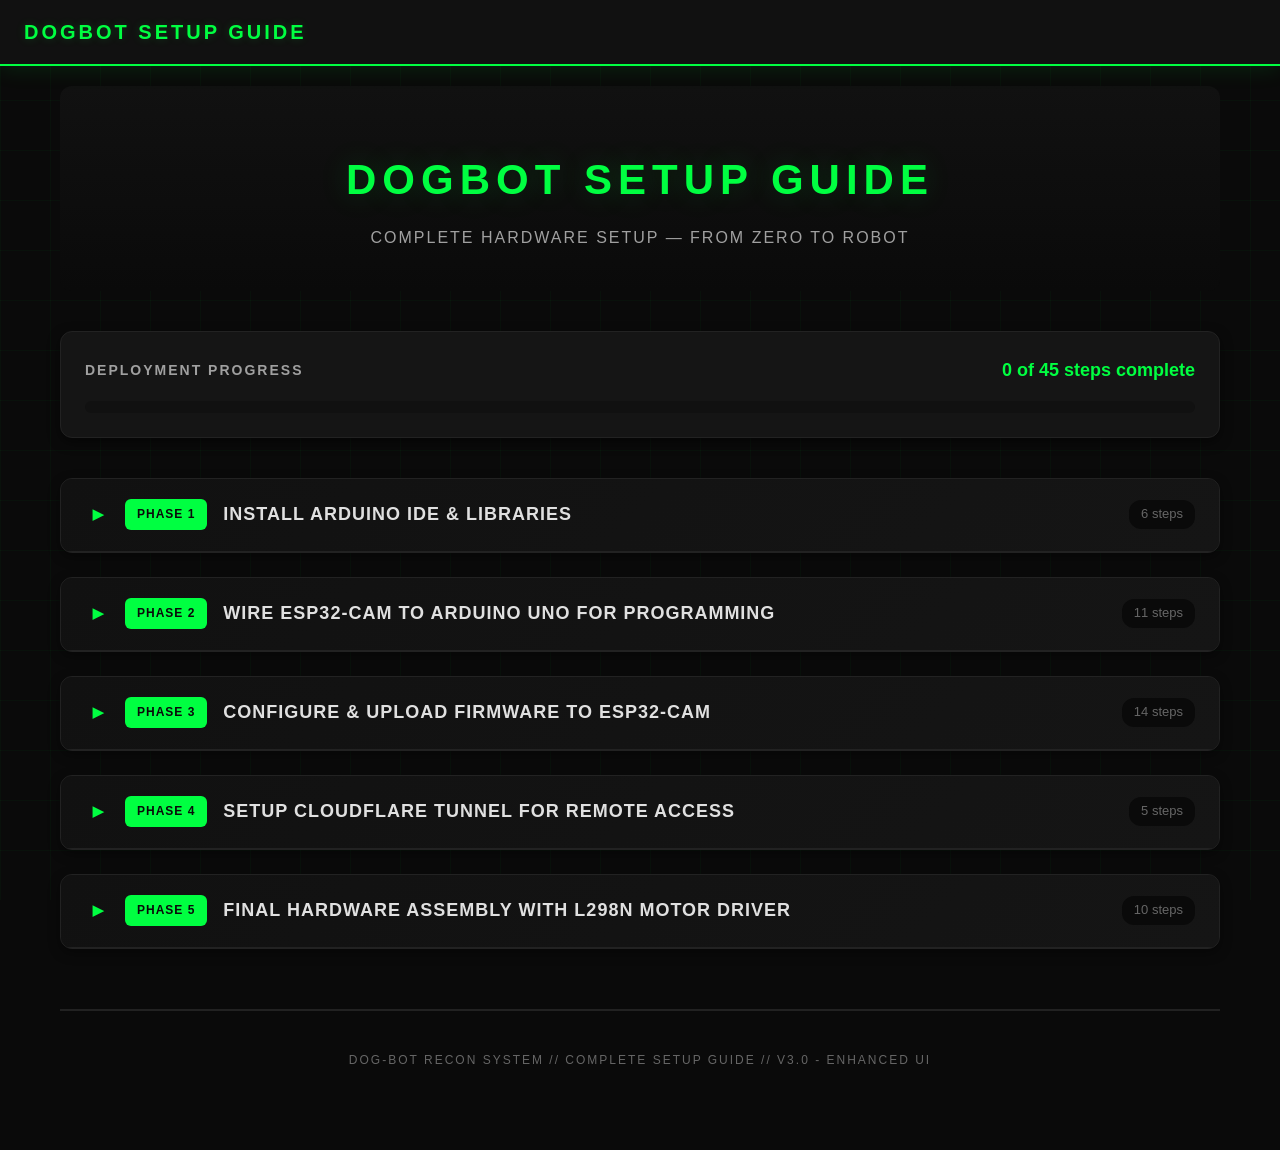
<file: backend/static/setup_guide.html>
<!DOCTYPE html>
<html lang="en">
<head>
<meta charset="UTF-8">
<meta name="viewport" content="width=device-width, initial-scale=1.0">
<title>DOG-BOT // SETUP GUIDE</title>
<style>
:root {
    --bg-primary: #0a0a0a;
    --bg-secondary: #111111;
    --bg-card: #151515;
    --border-color: #222222;
    --border-bright: #333333;
    --green-primary: #00ff41;
    --green-glow: rgba(0, 255, 65, 0.2);
    --orange-warn: #ff6600;
    --red-critical: #ff0000;
    --blue-info: #00bfff;
    --text-primary: #e0e0e0;
    --text-secondary: #a0a0a0;
    --text-dim: #666666;
}

*, *::before, *::after {
    box-sizing: border-box;
    margin: 0;
    padding: 0;
}

@keyframes fadeIn {
    from { opacity: 0; transform: translateY(10px); }
    to { opacity: 1; transform: translateY(0); }
}

@keyframes pulse {
    0%, 100% { opacity: 1; }
    50% { opacity: 0.6; }
}

@keyframes glow {
    0%, 100% { box-shadow: 0 0 5px var(--green-glow); }
    50% { box-shadow: 0 0 20px var(--green-glow), 0 0 30px var(--green-glow); }
}

@keyframes slideDown {
    from { max-height: 0; opacity: 0; }
    to { max-height: 5000px; opacity: 1; }
}

@keyframes wireConnect {
    from { stroke-dashoffset: 1000; }
    to { stroke-dashoffset: 0; }
}

body {
    font-family: 'Segoe UI', 'Roboto', 'Helvetica Neue', sans-serif;
    background: var(--bg-primary);
    color: var(--text-primary);
    line-height: 1.6;
    overflow-x: hidden;
}

/* Animated background grid */
body::before {
    content: '';
    position: fixed;
    top: 0;
    left: 0;
    width: 100%;
    height: 100%;
    background-image:
        linear-gradient(rgba(0, 255, 65, 0.03) 1px, transparent 1px),
        linear-gradient(90deg, rgba(0, 255, 65, 0.03) 1px, transparent 1px);
    background-size: 50px 50px;
    pointer-events: none;
    z-index: 0;
    animation: pulse 4s ease-in-out infinite;
}

.container {
    max-width: 1200px;
    margin: 0 auto;
    padding: 0 20px 40px;
    position: relative;
    z-index: 1;
}

/* Top Navigation Bar */
.top-bar {
    position: sticky;
    top: 0;
    z-index: 100;
    background: var(--bg-secondary);
    border-bottom: 2px solid var(--green-primary);
    padding: 16px 24px;
    display: flex;
    justify-content: space-between;
    align-items: center;
    box-shadow: 0 4px 20px rgba(0, 255, 65, 0.1);
    backdrop-filter: blur(10px);
}

.back-link {
    color: var(--green-primary);
    text-decoration: none;
    font-size: 14px;
    font-weight: 600;
    letter-spacing: 1px;
    padding: 8px 16px;
    border: 1px solid var(--green-primary);
    border-radius: 4px;
    transition: all 0.3s ease;
}

.back-link:hover {
    background: var(--green-glow);
    box-shadow: 0 0 15px var(--green-glow);
    transform: translateX(-5px);
}

.top-bar-title {
    font-size: 20px;
    font-weight: 700;
    color: var(--green-primary);
    text-transform: uppercase;
    letter-spacing: 3px;
    text-shadow: 0 0 10px var(--green-glow);
}

/* Hero Section */
.hero {
    text-align: center;
    padding: 60px 20px 40px;
    background: linear-gradient(180deg, var(--bg-secondary) 0%, var(--bg-primary) 100%);
    border-radius: 12px;
    margin: 20px 0 40px;
    animation: fadeIn 0.8s ease-out;
}

.hero h1 {
    font-size: 42px;
    color: var(--green-primary);
    text-transform: uppercase;
    letter-spacing: 6px;
    margin-bottom: 12px;
    text-shadow: 0 0 30px var(--green-glow);
    font-weight: 700;
}

.hero .subtitle {
    font-size: 16px;
    color: var(--text-secondary);
    letter-spacing: 2px;
    text-transform: uppercase;
}

/* Progress Tracker */
.progress-container {
    background: var(--bg-card);
    border: 1px solid var(--border-color);
    border-radius: 12px;
    padding: 24px;
    margin-bottom: 40px;
    box-shadow: 0 4px 12px rgba(0, 0, 0, 0.5);
    animation: fadeIn 1s ease-out 0.2s both;
}

.progress-header {
    display: flex;
    justify-content: space-between;
    align-items: center;
    margin-bottom: 16px;
}

.progress-label {
    font-size: 14px;
    font-weight: 600;
    color: var(--text-secondary);
    text-transform: uppercase;
    letter-spacing: 2px;
}

.progress-count {
    font-size: 18px;
    font-weight: 700;
    color: var(--green-primary);
}

.progress-track {
    height: 12px;
    background: var(--bg-secondary);
    border-radius: 6px;
    overflow: hidden;
    position: relative;
}

.progress-fill {
    height: 100%;
    background: linear-gradient(90deg, var(--green-primary), #00cc33);
    border-radius: 6px;
    transition: width 0.6s cubic-bezier(0.4, 0, 0.2, 1);
    width: 0%;
    box-shadow: 0 0 15px var(--green-glow);
    position: relative;
}

.progress-fill::after {
    content: '';
    position: absolute;
    top: 0;
    left: 0;
    right: 0;
    bottom: 0;
    background: linear-gradient(90deg, transparent, rgba(255, 255, 255, 0.3), transparent);
    animation: shimmer 2s infinite;
}

@keyframes shimmer {
    0% { transform: translateX(-100%); }
    100% { transform: translateX(100%); }
}

/* Phase Cards */
.phase {
    background: var(--bg-card);
    border: 1px solid var(--border-color);
    border-radius: 12px;
    margin-bottom: 24px;
    overflow: hidden;
    box-shadow: 0 4px 12px rgba(0, 0, 0, 0.4);
    transition: all 0.3s ease;
    animation: fadeIn 0.6s ease-out backwards;
}

.phase:nth-child(1) { animation-delay: 0.1s; }
.phase:nth-child(2) { animation-delay: 0.2s; }
.phase:nth-child(3) { animation-delay: 0.3s; }
.phase:nth-child(4) { animation-delay: 0.4s; }
.phase:nth-child(5) { animation-delay: 0.5s; }

.phase:hover {
    border-color: var(--green-primary);
    box-shadow: 0 6px 20px rgba(0, 255, 65, 0.15);
    transform: translateY(-2px);
}

.phase-header {
    display: flex;
    align-items: center;
    padding: 20px 24px;
    background: linear-gradient(135deg, var(--bg-secondary) 0%, var(--bg-card) 100%);
    cursor: pointer;
    user-select: none;
    transition: all 0.3s ease;
    border-bottom: 1px solid var(--border-color);
}

.phase-header:hover {
    background: linear-gradient(135deg, #1a1a1a 0%, var(--bg-card) 100%);
}

.phase-arrow {
    color: var(--green-primary);
    font-size: 20px;
    margin-right: 16px;
    transition: transform 0.3s ease;
    width: 24px;
    text-align: center;
    font-weight: bold;
}

.phase.collapsed .phase-arrow {
    transform: rotate(-90deg);
}

.phase-number {
    background: var(--green-primary);
    color: var(--bg-primary);
    font-size: 12px;
    font-weight: 700;
    padding: 6px 12px;
    border-radius: 6px;
    margin-right: 16px;
    text-transform: uppercase;
    letter-spacing: 1px;
}

.phase-title {
    flex: 1;
    font-size: 18px;
    font-weight: 600;
    color: var(--text-primary);
    text-transform: uppercase;
    letter-spacing: 1px;
}

.phase-step-count {
    font-size: 13px;
    color: var(--text-dim);
    background: var(--bg-primary);
    padding: 4px 12px;
    border-radius: 12px;
    font-weight: 500;
}

.phase-body {
    max-height: 5000px;
    overflow: hidden;
    transition: max-height 0.5s cubic-bezier(0.4, 0, 0.2, 1), padding 0.3s ease;
    padding: 24px;
}

.phase.collapsed .phase-body {
    max-height: 0;
    padding-top: 0;
    padding-bottom: 0;
}

/* Step Items */
.step {
    display: flex;
    align-items: flex-start;
    padding: 20px;
    margin-bottom: 16px;
    background: var(--bg-secondary);
    border: 1px solid var(--border-color);
    border-radius: 8px;
    transition: all 0.3s ease;
}

.step:hover {
    border-color: var(--border-bright);
    box-shadow: 0 2px 8px rgba(0, 0, 0, 0.3);
}

.step:last-child {
    margin-bottom: 0;
}

.step-checkbox {
    appearance: none;
    width: 24px;
    height: 24px;
    min-width: 24px;
    border: 2px solid var(--border-bright);
    background: var(--bg-primary);
    cursor: pointer;
    margin-right: 16px;
    margin-top: 2px;
    position: relative;
    transition: all 0.3s ease;
    border-radius: 6px;
}

.step-checkbox:hover {
    border-color: var(--green-primary);
    box-shadow: 0 0 8px var(--green-glow);
}

.step-checkbox:checked {
    border-color: var(--green-primary);
    background: var(--green-primary);
    animation: glow 0.5s ease;
}

.step-checkbox:checked::after {
    content: '✓';
    position: absolute;
    top: 50%;
    left: 50%;
    transform: translate(-50%, -50%);
    color: var(--bg-primary);
    font-size: 16px;
    font-weight: bold;
}

.step-number {
    color: var(--green-primary);
    font-size: 14px;
    font-weight: 700;
    min-width: 32px;
    margin-right: 12px;
    margin-top: 2px;
}

.step-content {
    flex: 1;
}

.step-content p {
    margin-bottom: 12px;
    line-height: 1.8;
}

.step-content strong {
    color: var(--text-primary);
    font-weight: 600;
}

.step.completed .step-content {
    opacity: 0.5;
}

/* Sub-steps */
.sub-steps {
    margin: 12px 0 12px 24px;
    color: var(--text-secondary);
    list-style: none;
}

.sub-steps li {
    margin-bottom: 8px;
    padding-left: 20px;
    position: relative;
    line-height: 1.7;
}

.sub-steps li::before {
    content: '▸';
    position: absolute;
    left: 0;
    color: var(--green-primary);
    font-weight: bold;
}

/* Code Blocks */
.code-block {
    position: relative;
    background: var(--bg-primary);
    border: 1px solid var(--border-bright);
    border-left: 4px solid var(--green-primary);
    padding: 16px 20px;
    margin: 16px 0;
    font-family: 'Courier New', monospace;
    font-size: 14px;
    color: var(--green-primary);
    overflow-x: auto;
    border-radius: 6px;
    box-shadow: 0 2px 8px rgba(0, 0, 0, 0.3);
}

.code-block .copy-btn {
    position: absolute;
    top: 8px;
    right: 8px;
    background: var(--bg-secondary);
    border: 1px solid var(--green-primary);
    color: var(--green-primary);
    font-family: inherit;
    font-size: 11px;
    font-weight: 600;
    padding: 6px 12px;
    cursor: pointer;
    text-transform: uppercase;
    letter-spacing: 1px;
    transition: all 0.2s ease;
    border-radius: 4px;
}

.code-block .copy-btn:hover {
    background: var(--green-primary);
    color: var(--bg-primary);
    box-shadow: 0 0 10px var(--green-glow);
}

.copy-btn.flash {
    background: var(--green-primary);
    color: var(--bg-primary);
}

/* Inline code */
code {
    background: var(--bg-primary);
    color: var(--green-primary);
    padding: 3px 8px;
    font-size: 13px;
    border: 1px solid var(--border-color);
    border-radius: 4px;
    font-family: 'Courier New', monospace;
}

/* Callouts */
.callout {
    border-left: 4px solid;
    padding: 16px 20px;
    margin: 16px 0;
    font-size: 14px;
    border-radius: 6px;
    backdrop-filter: blur(10px);
}

.callout-info {
    border-color: var(--blue-info);
    background: rgba(0, 191, 255, 0.1);
    color: #90d8ff;
}

.callout-warning {
    border-color: var(--orange-warn);
    background: rgba(255, 102, 0, 0.1);
    color: #ffaa66;
}

.callout-critical {
    border-color: var(--red-critical);
    background: rgba(255, 0, 0, 0.1);
    color: #ff6666;
}

.callout-icon {
    margin-right: 8px;
    font-weight: bold;
    font-size: 16px;
}

/* Wiring Diagram */
.wiring-diagram {
    background: var(--bg-primary);
    border: 2px solid var(--green-primary);
    border-radius: 8px;
    padding: 20px;
    margin: 20px 0;
    font-family: 'Courier New', monospace;
    font-size: 12px;
    line-height: 1.5;
    color: var(--green-primary);
    overflow-x: auto;
    white-space: pre;
    box-shadow: 0 0 20px var(--green-glow);
}

/* Wiring Table */
.wiring-table {
    width: 100%;
    border-collapse: collapse;
    margin: 16px 0;
    font-size: 14px;
    border-radius: 8px;
    overflow: hidden;
    box-shadow: 0 2px 8px rgba(0, 0, 0, 0.3);
}

.wiring-table th {
    background: var(--green-primary);
    color: var(--bg-primary);
    text-transform: uppercase;
    font-size: 12px;
    font-weight: 700;
    letter-spacing: 1px;
    padding: 12px 16px;
    text-align: left;
}

.wiring-table td {
    padding: 12px 16px;
    border-bottom: 1px solid var(--border-color);
    background: var(--bg-secondary);
    color: var(--text-primary);
}

.wiring-table tr:hover td {
    background: var(--bg-card);
}

.wiring-table tr.critical td {
    background: rgba(255, 0, 0, 0.1);
    color: #ff6666;
    font-weight: 600;
}

/* Pin Diagram Link */
.pin-link {
    display: inline-block;
    background: linear-gradient(135deg, var(--green-primary) 0%, #00cc33 100%);
    color: var(--bg-primary);
    padding: 12px 24px;
    margin: 16px 0;
    font-size: 14px;
    font-weight: 700;
    text-transform: uppercase;
    letter-spacing: 2px;
    border-radius: 6px;
    text-decoration: none;
    transition: all 0.3s ease;
    box-shadow: 0 4px 12px rgba(0, 255, 65, 0.3);
}

.pin-link:hover {
    box-shadow: 0 6px 20px rgba(0, 255, 65, 0.5);
    transform: translateY(-2px);
}

/* SVG Wiring Diagram Container */
.svg-diagram-container {
    background: var(--bg-primary);
    border: 2px solid var(--green-primary);
    border-radius: 12px;
    padding: 24px;
    margin: 24px 0;
    box-shadow: 0 0 30px var(--green-glow);
    overflow-x: auto;
}

.svg-diagram {
    width: 100%;
    max-width: 900px;
    height: auto;
    margin: 0 auto;
    display: block;
}

/* Arduino Board Styles */
.arduino-board {
    fill: #006080;
    stroke: #004060;
    stroke-width: 2;
}

.esp32-board {
    fill: #1a1a1a;
    stroke: #333;
    stroke-width: 2;
}

.pin-header {
    fill: #222;
    stroke: #444;
    stroke-width: 1;
}

.pin {
    fill: #ffd700;
    stroke: #cc9900;
    stroke-width: 1;
    transition: all 0.3s ease;
}

.pin:hover {
    fill: var(--green-primary);
    filter: drop-shadow(0 0 5px var(--green-primary));
}

.wire {
    fill: none;
    stroke-width: 3;
    stroke-linecap: round;
    stroke-dasharray: 1000;
    stroke-dashoffset: 1000;
    animation: wireConnect 1.5s ease-out forwards;
}

.wire-red { stroke: #ff0000; animation-delay: 0.2s; }
.wire-black { stroke: #000000; stroke-width: 4; animation-delay: 0.4s; }
.wire-blue { stroke: #0066ff; animation-delay: 0.6s; }
.wire-green { stroke: #00ff00; animation-delay: 0.8s; }
.wire-orange { stroke: #ff6600; animation-delay: 1.0s; }
.wire-yellow { stroke: #ffff00; animation-delay: 1.2s; }

.label {
    font-family: 'Courier New', monospace;
    font-size: 11px;
    fill: var(--green-primary);
    font-weight: bold;
}

.component-label {
    font-family: 'Courier New', monospace;
    font-size: 14px;
    fill: var(--text-primary);
    font-weight: bold;
    text-transform: uppercase;
}

/* Responsive */
@media (max-width: 768px) {
    .container { padding: 0 12px 20px; }
    .hero h1 { font-size: 28px; letter-spacing: 3px; }
    .hero .subtitle { font-size: 13px; }
    .phase-header { padding: 16px; }
    .phase-body { padding: 16px; }
    .step { padding: 16px; flex-direction: column; }
    .step-checkbox { margin-bottom: 12px; }
    .wiring-diagram { font-size: 9px; padding: 12px; }
}

/* Footer */
.footer {
    text-align: center;
    padding: 40px 20px;
    border-top: 2px solid var(--border-color);
    margin-top: 60px;
    color: var(--text-dim);
    font-size: 12px;
    letter-spacing: 2px;
    text-transform: uppercase;
}
</style>
</head>
<body>

<!-- Top Navigation -->
<div class="top-bar">
    <div class="top-bar-title">DogBot Setup Guide</div>
</div>

<div class="container">
    <!-- Hero Section -->
    <div class="hero">
        <h1>DogBot Setup Guide</h1>
        <div class="subtitle">Complete Hardware Setup — From Zero to Robot</div>
    </div>

    <!-- Progress Tracker -->
    <div class="progress-container">
        <div class="progress-header">
            <div class="progress-label">Deployment Progress</div>
            <div class="progress-count" id="progress-text">0 of 46 steps complete</div>
        </div>
        <div class="progress-track">
            <div class="progress-fill" id="progress-fill"></div>
        </div>
    </div>

    <!-- PHASE 1: Arduino IDE Setup -->
    <div class="phase collapsed" id="phase-1">
        <div class="phase-header" onclick="togglePhase(this)">
            <span class="phase-arrow">▼</span>
            <span class="phase-number">Phase 1</span>
            <span class="phase-title">Install Arduino IDE & Libraries</span>
            <span class="phase-step-count">6 steps</span>
        </div>
        <div class="phase-body">
            <!-- Step 1 -->
            <div class="step" id="step-1-1">
                <input type="checkbox" class="step-checkbox" data-phase="1" data-step="1" onchange="onCheck(this)">
                <span class="step-number">01</span>
                <div class="step-content">
                    <p><strong>Download Arduino IDE 2.x</strong></p>
                    <p>Open your web browser and navigate to the official Arduino website:</p>
                    <div class="code-block"><button class="copy-btn" onclick="copyCode(this)">COPY</button>https://www.arduino.cc/en/software</div>
                    <p>Click the <strong>"DOWNLOAD"</strong> button for Windows. The file will be approximately 150 MB.</p>
                </div>
            </div>

            <!-- Step 2 -->
            <div class="step" id="step-1-2">
                <input type="checkbox" class="step-checkbox" data-phase="1" data-step="2" onchange="onCheck(this)">
                <span class="step-number">02</span>
                <div class="step-content">
                    <p><strong>Install Arduino IDE</strong></p>
                    <ol class="sub-steps">
                        <li>Locate the downloaded file in your Downloads folder</li>
                        <li>Double-click the <code>.exe</code> file to begin installation</li>
                        <li>Click <strong>"Yes"</strong> when Windows prompts for permission</li>
                        <li>Accept the license agreement by clicking <strong>"I Agree"</strong></li>
                        <li>Keep all default options selected</li>
                        <li>Click <strong>"Install"</strong> and wait for completion (2-3 minutes)</li>
                        <li>Click <strong>"Finish"</strong> when installation completes</li>
                    </ol>
                    <div class="callout callout-info">
                        <span class="callout-icon">ℹ</span>
                        Arduino IDE will launch automatically. If Windows Firewall appears, click <strong>"Allow access"</strong>.
                    </div>
                </div>
            </div>

            <!-- Step 3 -->
            <div class="step" id="step-1-3">
                <input type="checkbox" class="step-checkbox" data-phase="1" data-step="3" onchange="onCheck(this)">
                <span class="step-number">03</span>
                <div class="step-content">
                    <p><strong>Add ESP32 board support</strong></p>
                    <ol class="sub-steps">
                        <li>In Arduino IDE, click <strong>File</strong> → <strong>Preferences</strong></li>
                        <li>Find the field labeled <strong>"Additional boards manager URLs"</strong></li>
                        <li>Paste the following URL:</li>
                    </ol>
                    <div class="code-block"><button class="copy-btn" onclick="copyCode(this)">COPY</button>https://raw.githubusercontent.com/espressif/arduino-esp32/gh-pages/package_esp32_index.json</div>
                    <ol class="sub-steps" start="4">
                        <li>Click <strong>"OK"</strong> to save</li>
                    </ol>
                </div>
            </div>

            <!-- Step 4 -->
            <div class="step" id="step-1-4">
                <input type="checkbox" class="step-checkbox" data-phase="1" data-step="4" onchange="onCheck(this)">
                <span class="step-number">04</span>
                <div class="step-content">
                    <p><strong>Install ESP32 boards package</strong></p>
                    <ol class="sub-steps">
                        <li>Click the <strong>Boards Manager</strong> icon in the left sidebar (second icon from top)</li>
                        <li>Search for <code>esp32</code></li>
                        <li>Find <strong>"esp32 by Espressif Systems"</strong></li>
                        <li>Click <strong>"INSTALL"</strong></li>
                        <li>Wait for installation (3-5 minutes, ~300 MB download)</li>
                    </ol>
                    <div class="callout callout-warning">
                        <span class="callout-icon">⚠</span>
                        Do not close Arduino IDE during installation. The download is large and may take several minutes.
                    </div>
                </div>
            </div>

            <!-- Step 5 -->
            <div class="step" id="step-1-5">
                <input type="checkbox" class="step-checkbox" data-phase="1" data-step="5" onchange="onCheck(this)">
                <span class="step-number">05</span>
                <div class="step-content">
                    <p><strong>Install PubSubClient library (for MQTT)</strong></p>
                    <ol class="sub-steps">
                        <li>Click the <strong>Library Manager</strong> icon in the left sidebar (third icon from top)</li>
                        <li>Search for <code>PubSubClient</code></li>
                        <li>Find <strong>"PubSubClient by Nick O'Leary"</strong></li>
                        <li>Click <strong>"INSTALL"</strong></li>
                    </ol>
                </div>
            </div>

            <!-- Step 6 -->
            <div class="step" id="step-1-6">
                <input type="checkbox" class="step-checkbox" data-phase="1" data-step="6" onchange="onCheck(this)">
                <span class="step-number">06</span>
                <div class="step-content">
                    <p><strong>Connect Arduino Uno to computer</strong></p>
                    <ol class="sub-steps">
                        <li>Take your Arduino Uno board</li>
                        <li>Connect it to your computer using a USB A-to-B cable</li>
                        <li>Wait 5 seconds for Windows to detect the device</li>
                        <li>Verify the green power LED is ON</li>
                    </ol>
                    <div class="callout callout-info">
                        <span class="callout-icon">ℹ</span>
                        Arduino Uno uses standard drivers that come with Windows and Arduino IDE. No additional driver installation needed.
                    </div>
                </div>
            </div>
        </div>
    </div>

    <!-- PHASE 2: Wiring ESP32-CAM to Arduino Uno -->
    <div class="phase collapsed" id="phase-2">
        <div class="phase-header" onclick="togglePhase(this)">
            <span class="phase-arrow">▼</span>
            <span class="phase-number">Phase 2</span>
            <span class="phase-title">Wire ESP32-CAM to Arduino Uno for Programming</span>
            <span class="phase-step-count">11 steps</span>
        </div>
        <div class="phase-body">
            <!-- Step 1 -->
            <div class="step" id="step-2-1">
                <input type="checkbox" class="step-checkbox" data-phase="2" data-step="1" onchange="onCheck(this)">
                <span class="step-number">01</span>
                <div class="step-content">
                    <p><strong>Why use Arduino Uno to program ESP32-CAM?</strong></p>
                    <p>The ESP32-CAM module doesn't have a built-in USB port. We'll use the Arduino Uno as a USB-to-Serial bridge to upload firmware to the ESP32-CAM.</p>
                    <p>The Arduino Uno will act as a "dumb passthrough" device that relays serial data between your computer and the ESP32-CAM.</p>
                </div>
            </div>

            <!-- Step 2 -->
            <div class="step" id="step-2-2">
                <input type="checkbox" class="step-checkbox" data-phase="2" data-step="2" onchange="onCheck(this)">
                <span class="step-number">02</span>
                <div class="step-content">
                    <p><strong>Gather required materials</strong></p>
                    <ol class="sub-steps">
                        <li>ESP32-CAM module</li>
                        <li>Arduino Uno board (connected to computer)</li>
                        <li>6× Female-to-male jumper wires</li>
                        <li>1× Male-to-male jumper wire</li>
                    </ol>
                </div>
            </div>

            <!-- Step 3: Interactive SVG Wiring Diagram -->
            <div class="step" id="step-2-3">
                <input type="checkbox" class="step-checkbox" data-phase="2" data-step="3" onchange="onCheck(this)">
                <span class="step-number">03</span>
                <div class="step-content">
                    <p><strong>Understanding the wiring diagram</strong></p>
                    <p>Here's a visual representation of the connections:</p>

                    <div class="svg-diagram-container">
                        <svg class="svg-diagram" viewBox="0 0 1100 600" xmlns="http://www.w3.org/2000/svg">
                            <defs>
                                <!-- Gradients for realistic look -->
                                <linearGradient id="arduinoGrad" x1="0%" y1="0%" x2="0%" y2="100%">
                                    <stop offset="0%" style="stop-color:#00979D;stop-opacity:1" />
                                    <stop offset="100%" style="stop-color:#006064;stop-opacity:1" />
                                </linearGradient>
                                <linearGradient id="esp32Grad" x1="0%" y1="0%" x2="0%" y2="100%">
                                    <stop offset="0%" style="stop-color:#2a2a2a;stop-opacity:1" />
                                    <stop offset="100%" style="stop-color:#0a0a0a;stop-opacity:1" />
                                </linearGradient>
                                <radialGradient id="cameraGrad">
                                    <stop offset="0%" style="stop-color:#8B7355;stop-opacity:1" />
                                    <stop offset="100%" style="stop-color:#654321;stop-opacity:1" />
                                </radialGradient>
                                <filter id="shadow">
                                    <feDropShadow dx="2" dy="4" stdDeviation="3" flood-opacity="0.5"/>
                                </filter>
                            </defs>

                            <!-- ========== ARDUINO UNO ========== -->
                            <g id="arduino-uno" filter="url(#shadow)">
                                <!-- Main PCB -->
                                <rect x="50" y="80" width="280" height="420" rx="8"
                                      fill="url(#arduinoGrad)" stroke="#004D50" stroke-width="2"/>

                                <!-- USB Port -->
                                <rect x="50" y="200" width="35" height="60" rx="3" fill="#C0C0C0" stroke="#888"/>
                                <rect x="55" y="210" width="25" height="40" fill="#1a1a1a"/>

                                <!-- Power Jack -->
                                <circle cx="90" cy="100" r="12" fill="#1a1a1a" stroke="#000"/>
                                <circle cx="90" cy="100" r="6" fill="#C0C0C0"/>

                                <!-- Main IC Chip (ATmega328P) -->
                                <rect x="130" y="250" width="90" height="120" rx="3" fill="#1a1a1a" stroke="#000"/>
                                <text x="175" y="315" text-anchor="middle" font-size="10" fill="#fff" font-family="monospace">ATmega328P</text>

                                <!-- Crystal Oscillator -->
                                <rect x="240" y="290" width="25" height="35" rx="2" fill="#C0C0C0" stroke="#888"/>

                                <!-- Capacitors -->
                                <circle cx="110" cy="180" r="8" fill="#8B4513" stroke="#654321"/>
                                <circle cx="270" cy="180" r="8" fill="#8B4513" stroke="#654321"/>

                                <!-- Arduino Logo Area -->
                                <circle cx="175" cy="130" r="25" fill="#fff" opacity="0.3"/>
                                <text x="175" y="150" text-anchor="middle" font-size="18" fill="#fff" font-family="Arial" font-weight="bold">∞</text>
                                <text x="175" y="170" text-anchor="middle" font-size="12" fill="#fff" font-family="Arial">ARDUINO</text>
                                <text x="175" y="185" text-anchor="middle" font-size="10" fill="#00FF41" font-family="Arial" font-weight="bold">UNO R3</text>

                                <!-- Power Pin Header (left side) -->
                                <rect x="70" y="390" width="12" height="80" fill="#1a1a1a" stroke="#000"/>
                                <!-- Individual pins -->
                                <circle cx="76" cy="400" r="3" fill="#ffd700" stroke="#cc9900" class="pin" data-pin="RESET"/>
                                <text x="92" y="403" font-size="9" fill="#00FF41" font-family="monospace">RESET</text>

                                <circle cx="76" cy="415" r="3" fill="#ffd700" stroke="#cc9900"/>
                                <text x="92" y="418" font-size="9" fill="#00FF41" font-family="monospace">3.3V</text>

                                <circle cx="76" cy="430" r="3" fill="#ffd700" stroke="#cc9900" class="pin" data-pin="5V"/>
                                <text x="92" y="433" font-size="9" fill="#00FF41" font-family="monospace">5V</text>

                                <circle cx="76" cy="445" r="3" fill="#ffd700" stroke="#cc9900" class="pin" data-pin="GND1"/>
                                <text x="92" y="448" font-size="9" fill="#00FF41" font-family="monospace">GND</text>

                                <circle cx="76" cy="460" r="3" fill="#ffd700" stroke="#cc9900" class="pin" data-pin="GND2"/>
                                <text x="92" y="463" font-size="9" fill="#00FF41" font-family="monospace">GND</text>

                                <!-- Digital Pin Header (right side) -->
                                <rect x="268" y="390" width="12" height="95" fill="#1a1a1a" stroke="#000"/>

                                <circle cx="274" cy="400" r="3" fill="#ffd700" stroke="#cc9900" class="pin" data-pin="RX"/>
                                <text x="255" y="403" font-size="9" fill="#00FF41" font-family="monospace" text-anchor="end">RX (0)</text>

                                <circle cx="274" cy="415" r="3" fill="#ffd700" stroke="#cc9900" class="pin" data-pin="TX"/>
                                <text x="255" y="418" font-size="9" fill="#00FF41" font-family="monospace" text-anchor="end">TX (1)</text>

                                <circle cx="274" cy="430" r="3" fill="#ffd700" stroke="#cc9900"/>
                                <text x="255" y="433" font-size="9" fill="#00FF41" font-family="monospace" text-anchor="end">2</text>

                                <circle cx="274" cy="445" r="3" fill="#ffd700" stroke="#cc9900"/>
                                <text x="255" y="448" font-size="9" fill="#00FF41" font-family="monospace" text-anchor="end">3 PWM</text>
                            </g>

                            <!-- ========== ESP32-CAM ========== -->
                            <g id="esp32-cam" filter="url(#shadow)">
                                <!-- Main PCB -->
                                <rect x="720" y="120" width="320" height="380" rx="8"
                                      fill="url(#esp32Grad)" stroke="#1a1a1a" stroke-width="2"/>

                                <!-- Camera Module -->
                                <rect x="830" y="160" width="100" height="100" rx="4" fill="#2a2a2a" stroke="#000"/>
                                <!-- Camera Lens -->
                                <circle cx="880" cy="210" r="28" fill="url(#cameraGrad)" stroke="#000" stroke-width="2"/>
                                <circle cx="880" cy="210" r="20" fill="#1a1a1a" opacity="0.8"/>
                                <circle cx="880" cy="210" r="12" fill="#000"/>
                                <circle cx="885" cy="205" r="3" fill="#4169E1" opacity="0.6"/>

                                <!-- ESP32 Chip (under camera) -->
                                <rect x="830" y="270" width="100" height="60" rx="3" fill="#1a1a1a" stroke="#333"/>
                                <text x="880" y="305" text-anchor="middle" font-size="9" fill="#00FF41" font-family="monospace">ESP32-S</text>

                                <!-- Antenna trace -->
                                <path d="M 1000 160 Q 1020 170 1010 190 Q 1000 210 1020 220 Q 1040 230 1030 250"
                                      fill="none" stroke="#ffd700" stroke-width="3"/>

                                <!-- SD Card Slot -->
                                <rect x="750" y="340" width="50" height="35" rx="2" fill="#C0C0C0" stroke="#888"/>
                                <rect x="755" y="345" width="40" height="25" fill="#1a1a1a"/>

                                <!-- Flash LED -->
                                <circle cx="980" cy="380" r="5" fill="#ffff00" opacity="0.6" stroke="#cc9900"/>

                                <!-- ESP32-CAM Label -->
                                <text x="880" y="460" text-anchor="middle" font-size="16" fill="#fff" font-family="Arial" font-weight="bold">ESP32-CAM</text>
                                <text x="880" y="478" text-anchor="middle" font-size="10" fill="#00FF41" font-family="monospace">(Bottom Pins)</text>

                                <!-- Left Pin Header -->
                                <rect x="735" y="200" width="12" height="200" fill="#1a1a1a" stroke="#000"/>

                                <circle cx="741" cy="220" r="3" fill="#ffd700" stroke="#cc9900" class="pin" data-pin="ESP-5V"/>
                                <text x="720" y="223" font-size="9" fill="#FF6B6B" font-family="monospace" text-anchor="end">5V</text>

                                <circle cx="741" cy="245" r="3" fill="#ffd700" stroke="#cc9900" class="pin" data-pin="ESP-GND"/>
                                <text x="720" y="248" font-size="9" fill="#888" font-family="monospace" text-anchor="end">GND</text>

                                <circle cx="741" cy="270" r="3" fill="#ffd700" stroke="#cc9900"/>
                                <text x="720" y="273" font-size="9" fill="#00FF41" font-family="monospace" text-anchor="end">GPIO12</text>

                                <circle cx="741" cy="295" r="3" fill="#ffd700" stroke="#cc9900"/>
                                <text x="720" y="298" font-size="9" fill="#00FF41" font-family="monospace" text-anchor="end">GPIO13</text>

                                <!-- Right Pin Header -->
                                <rect x="1013" y="200" width="12" height="200" fill="#1a1a1a" stroke="#000"/>

                                <circle cx="1019" cy="220" r="3" fill="#ffd700" stroke="#cc9900"/>
                                <text x="1030" y="223" font-size="9" fill="#00FF41" font-family="monospace">3.3V</text>

                                <circle cx="1019" cy="245" r="3" fill="#ffd700" stroke="#cc9900"/>
                                <text x="1030" y="248" font-size="9" fill="#00FF41" font-family="monospace">GPIO16</text>

                                <circle cx="1019" cy="270" r="3" fill="#ffd700" stroke="#cc9900" class="pin" data-pin="ESP-U0R"/>
                                <text x="1030" y="273" font-size="9" fill="#00BFFF" font-family="monospace" font-weight="bold">U0R (RX)</text>

                                <circle cx="1019" cy="295" r="3" fill="#ffd700" stroke="#cc9900" class="pin" data-pin="ESP-U0T"/>
                                <text x="1030" y="298" font-size="9" fill="#7FFF00" font-family="monospace" font-weight="bold">U0T (TX)</text>

                                <circle cx="1019" cy="320" r="3" fill="#ffd700" stroke="#cc9900"/>
                                <text x="1030" y="323" font-size="9" fill="#888" font-family="monospace">GND</text>

                                <circle cx="1019" cy="345" r="3" fill="#ffd700" stroke="#cc9900" class="pin" data-pin="ESP-IO0"/>
                                <text x="1030" y="348" font-size="9" fill="#FF6600" font-family="monospace" font-weight="bold">IO0</text>
                            </g>

                            <!-- ========== JUMPER WIRES WITH NUMBERED CONNECTIONS ========== -->

                            <!-- Wire 1: RESET to GND (male-to-male, gray/black) -->
                            <!-- Shadow layer -->
                            <path d="M 76 400 C 76 400, 150 365, 190 365 C 230 365, 230 420, 200 440 C 180 450, 120 450, 76 445"
                                  fill="none" stroke="#000" stroke-width="6" opacity="0.3"/>
                            <!-- Main wire -->
                            <path class="wire wire-black" d="M 76 400 C 76 400, 150 365, 190 365 C 230 365, 230 420, 200 440 C 180 450, 120 450, 76 445"
                                  stroke="#555" stroke-width="4"/>
                            <!-- Wire number marker circles at both ends -->
                            <circle cx="76" cy="400" r="12" fill="#fff" stroke="#000" stroke-width="2"/>
                            <text x="76" y="405" text-anchor="middle" font-size="12" fill="#000" font-weight="bold">1</text>
                            <circle cx="76" cy="445" r="12" fill="#fff" stroke="#000" stroke-width="2"/>
                            <text x="76" y="450" text-anchor="middle" font-size="12" fill="#000" font-weight="bold">1</text>
                            <!-- Wire label in clear area -->
                            <text x="190" y="350" font-size="11" fill="#888" font-family="monospace" font-weight="bold">① RESET→GND</text>

                            <!-- Wire 2: 5V to 5V (red wire) - Separated path -->
                            <path d="M 76 430 C 200 430, 350 380, 500 350 C 600 330, 670 280, 741 220"
                                  fill="none" stroke="#ff0000" stroke-width="6" opacity="0.3"/>
                            <path class="wire wire-red" d="M 76 430 C 200 430, 350 380, 500 350 C 600 330, 670 280, 741 220"
                                  stroke="#ff0000" stroke-width="4"/>
                            <circle cx="76" cy="430" r="12" fill="#ff0000" stroke="#000" stroke-width="2"/>
                            <text x="76" y="435" text-anchor="middle" font-size="12" fill="#fff" font-weight="bold">2</text>
                            <circle cx="741" cy="220" r="12" fill="#ff0000" stroke="#000" stroke-width="2"/>
                            <text x="741" y="225" text-anchor="middle" font-size="12" fill="#fff" font-weight="bold">2</text>
                            <text x="400" y="335" font-size="11" fill="#ff6666" font-family="monospace" font-weight="bold">② POWER 5V</text>

                            <!-- Wire 3: GND to GND (black wire) - Lower path -->
                            <path d="M 76 460 C 200 460, 350 470, 500 460 C 600 455, 670 360, 741 245"
                                  fill="none" stroke="#000" stroke-width="6" opacity="0.3"/>
                            <path class="wire wire-black" d="M 76 460 C 200 460, 350 470, 500 460 C 600 455, 670 360, 741 245"
                                  stroke="#1a1a1a" stroke-width="4"/>
                            <circle cx="76" cy="460" r="12" fill="#1a1a1a" stroke="#fff" stroke-width="2"/>
                            <text x="76" y="465" text-anchor="middle" font-size="12" fill="#fff" font-weight="bold">3</text>
                            <circle cx="741" cy="245" r="12" fill="#1a1a1a" stroke="#fff" stroke-width="2"/>
                            <text x="741" y="250" text-anchor="middle" font-size="12" fill="#fff" font-weight="bold">3</text>
                            <text x="400" y="480" font-size="11" fill="#888" font-family="monospace" font-weight="bold">③ GROUND</text>

                            <!-- Wire 4: TX to U0R - CROSSED (blue wire) - Upper curved path -->
                            <path d="M 274 415 C 350 415, 420 200, 550 150 C 680 100, 850 130, 1019 270"
                                  fill="none" stroke="#0066ff" stroke-width="6" opacity="0.3"/>
                            <path class="wire wire-blue" d="M 274 415 C 350 415, 420 200, 550 150 C 680 100, 850 130, 1019 270"
                                  stroke="#0066ff" stroke-width="4"/>
                            <circle cx="274" cy="415" r="12" fill="#0066ff" stroke="#000" stroke-width="2"/>
                            <text x="274" y="420" text-anchor="middle" font-size="12" fill="#fff" font-weight="bold">4</text>
                            <circle cx="1019" cy="270" r="12" fill="#0066ff" stroke="#000" stroke-width="2"/>
                            <text x="1019" y="275" text-anchor="middle" font-size="12" fill="#fff" font-weight="bold">4</text>
                            <text x="550" y="130" font-size="11" fill="#66aaff" font-family="monospace" font-weight="bold">④ TX→RX (CROSSED!)</text>

                            <!-- Wire 5: RX to U0T - CROSSED (green wire) - Middle curved path -->
                            <path d="M 274 400 C 360 400, 440 180, 580 140 C 720 100, 880 120, 1019 295"
                                  fill="none" stroke="#00ff00" stroke-width="6" opacity="0.3"/>
                            <path class="wire wire-green" d="M 274 400 C 360 400, 440 180, 580 140 C 720 100, 880 120, 1019 295"
                                  stroke="#00ff00" stroke-width="4"/>
                            <circle cx="274" cy="400" r="12" fill="#00ff00" stroke="#000" stroke-width="2"/>
                            <text x="274" y="405" text-anchor="middle" font-size="12" fill="#000" font-weight="bold">5</text>
                            <circle cx="1019" cy="295" r="12" fill="#00ff00" stroke="#000" stroke-width="2"/>
                            <text x="1019" y="300" text-anchor="middle" font-size="12" fill="#000" font-weight="bold">5</text>
                            <text x="580" y="110" font-size="11" fill="#66ff66" font-family="monospace" font-weight="bold">⑤ RX→TX (CROSSED!)</text>

                            <!-- Wire 6: GND to IO0 - BOOTLOADER (orange wire) - Bottom path -->
                            <path d="M 76 475 C 200 490, 350 530, 550 540 C 700 545, 850 490, 1019 345"
                                  fill="none" stroke="#ff6600" stroke-width="6" opacity="0.3"/>
                            <path class="wire wire-orange" d="M 76 475 C 200 490, 350 530, 550 540 C 700 545, 850 490, 1019 345"
                                  stroke="#ff6600" stroke-width="4"/>
                            <circle cx="76" cy="475" r="12" fill="#ff6600" stroke="#000" stroke-width="2"/>
                            <text x="76" y="480" text-anchor="middle" font-size="12" fill="#000" font-weight="bold">6</text>
                            <circle cx="1019" cy="345" r="12" fill="#ff6600" stroke="#000" stroke-width="2"/>
                            <text x="1019" y="350" text-anchor="middle" font-size="12" fill="#000" font-weight="bold">6</text>
                            <text x="550" y="560" font-size="11" fill="#ff9944" font-family="monospace" font-weight="bold">⑥ BOOTLOADER - GND→IO0 (Remove after upload!)</text>

                            <!-- Connection point indicators on boards (smaller, non-numbered) -->
                            <circle cx="76" cy="400" r="5" fill="#ffd700" stroke="#000" stroke-width="1" opacity="0.7"/>
                            <circle cx="76" cy="430" r="5" fill="#ffd700" stroke="#000" stroke-width="1" opacity="0.7"/>
                            <circle cx="76" cy="445" r="5" fill="#ffd700" stroke="#000" stroke-width="1" opacity="0.7"/>
                            <circle cx="76" cy="460" r="5" fill="#ffd700" stroke="#000" stroke-width="1" opacity="0.7"/>
                            <circle cx="76" cy="475" r="5" fill="#ffd700" stroke="#000" stroke-width="1" opacity="0.7"/>
                            <circle cx="274" cy="400" r="5" fill="#ffd700" stroke="#000" stroke-width="1" opacity="0.7"/>
                            <circle cx="274" cy="415" r="5" fill="#ffd700" stroke="#000" stroke-width="1" opacity="0.7"/>

                            <rect x="736" y="217" width="10" height="6" rx="1" fill="#1a1a1a" stroke="#ffd700" opacity="0.7"/>
                            <rect x="736" y="242" width="10" height="6" rx="1" fill="#1a1a1a" stroke="#ffd700" opacity="0.7"/>
                            <rect x="1014" y="267" width="10" height="6" rx="1" fill="#1a1a1a" stroke="#ffd700" opacity="0.7"/>
                            <rect x="1014" y="292" width="10" height="6" rx="1" fill="#1a1a1a" stroke="#ffd700" opacity="0.7"/>
                            <rect x="1014" y="342" width="10" height="6" rx="1" fill="#1a1a1a" stroke="#ffd700" opacity="0.7"/>
                        </svg>
                    </div>

                    <div class="callout callout-critical">
                        <span class="callout-icon">⚠</span>
                        <strong>CRITICAL CONNECTIONS:</strong> TX→RX and RX→TX (wires are CROSSED!). IO0→GND enables bootloader mode but MUST be removed after upload!
                    </div>
                </div>
            </div>

            <!-- Step 4: Detailed Wiring Table -->
            <div class="step" id="step-2-4">
                <input type="checkbox" class="step-checkbox" data-phase="2" data-step="4" onchange="onCheck(this)">
                <span class="step-number">04</span>
                <div class="step-content">
                    <p><strong>Detailed wiring table</strong></p>
                    <table class="wiring-table">
                        <tr>
                            <th>#</th>
                            <th>Arduino Uno Pin</th>
                            <th>Wire Type</th>
                            <th>ESP32-CAM Pin</th>
                            <th>Notes</th>
                        </tr>
                        <tr class="critical">
                            <td>1</td>
                            <td><strong>RESET</strong></td>
                            <td>Male-to-Male</td>
                            <td><strong>GND (any)</strong></td>
                            <td>DISABLES Arduino CPU - REQUIRED!</td>
                        </tr>
                        <tr>
                            <td>2</td>
                            <td>5V</td>
                            <td>Female-to-Male</td>
                            <td>5V</td>
                            <td>Power for ESP32-CAM</td>
                        </tr>
                        <tr>
                            <td>3</td>
                            <td>GND (any)</td>
                            <td>Female-to-Male</td>
                            <td>GND (bottom)</td>
                            <td>Common ground - REQUIRED!</td>
                        </tr>
                        <tr class="critical">
                            <td>4</td>
                            <td>TX (Pin 1)</td>
                            <td>Female-to-Male</td>
                            <td>U0R (RX)</td>
                            <td>CROSSED! TX→RX</td>
                        </tr>
                        <tr class="critical">
                            <td>5</td>
                            <td>RX (Pin 0)</td>
                            <td>Female-to-Male</td>
                            <td>U0T (TX)</td>
                            <td>CROSSED! RX→TX</td>
                        </tr>
                        <tr class="critical">
                            <td>6</td>
                            <td>GND (any)</td>
                            <td>Female-to-Male</td>
                            <td>IO0</td>
                            <td>BOOTLOADER MODE - Remove after upload!</td>
                        </tr>
                    </table>
                </div>
            </div>

            <!-- Steps 5-11: Connection Instructions (abbreviated for space) -->
            <div class="step" id="step-2-5">
                <input type="checkbox" class="step-checkbox" data-phase="2" data-step="5" onchange="onCheck(this)">
                <span class="step-number">05</span>
                <div class="step-content">
                    <p><strong>Connection #1: Disable Arduino Uno's processor (RESET→GND)</strong></p>
                    <ol class="sub-steps">
                        <li>Take a male-to-male jumper wire</li>
                        <li>Connect one end to Arduino Uno's <strong>RESET</strong> pin</li>
                        <li>Connect the other end to any <strong>GND</strong> pin on Arduino Uno</li>
                    </ol>
                    <div class="callout callout-critical">
                        <span class="callout-icon">⚠</span>
                        This wire MUST stay connected during upload. The Arduino's built-in LED (pin 13) should turn OFF, confirming the CPU is disabled.
                    </div>
                </div>
            </div>

            <div class="step" id="step-2-6">
                <input type="checkbox" class="step-checkbox" data-phase="2" data-step="6" onchange="onCheck(this)">
                <span class="step-number">06</span>
                <div class="step-content">
                    <p><strong>Connection #2: Power - 5V to 5V</strong></p>
                    <ol class="sub-steps">
                        <li>Take a female-to-male jumper wire (RED recommended)</li>
                        <li>Plug male end into Arduino Uno's <strong>5V</strong> pin</li>
                        <li>Plug female end onto ESP32-CAM's <strong>5V</strong> pin</li>
                    </ol>
                </div>
            </div>

            <div class="step" id="step-2-7">
                <input type="checkbox" class="step-checkbox" data-phase="2" data-step="7" onchange="onCheck(this)">
                <span class="step-number">07</span>
                <div class="step-content">
                    <p><strong>Connection #3: Ground - GND to GND</strong></p>
                    <ol class="sub-steps">
                        <li>Take a female-to-male jumper wire (BLACK recommended)</li>
                        <li>Plug male end into Arduino Uno's <strong>GND</strong> pin</li>
                        <li>Plug female end onto ESP32-CAM's <strong>GND</strong> pin (bottom pins, leftmost)</li>
                    </ol>
                    <div class="callout callout-critical">
                        <span class="callout-icon">⚠</span>
                        Common ground is MANDATORY for serial communication to work!
                    </div>
                </div>
            </div>

            <div class="step" id="step-2-8">
                <input type="checkbox" class="step-checkbox" data-phase="2" data-step="8" onchange="onCheck(this)">
                <span class="step-number">08</span>
                <div class="step-content">
                    <p><strong>Connection #4: Serial Data - TX to RX (CROSSED!)</strong></p>
                    <ol class="sub-steps">
                        <li>Take a female-to-male jumper wire (BLUE or GREEN recommended)</li>
                        <li>Plug male end into Arduino Uno's <strong>TX (Pin 1)</strong></li>
                        <li>Plug female end onto ESP32-CAM's <strong>U0R (RX)</strong> pin</li>
                    </ol>
                    <div class="callout callout-warning">
                        <span class="callout-icon">⚠</span>
                        TX goes to RX (transmit to receive). The wires are CROSSED!
                    </div>
                </div>
            </div>

            <div class="step" id="step-2-9">
                <input type="checkbox" class="step-checkbox" data-phase="2" data-step="9" onchange="onCheck(this)">
                <span class="step-number">09</span>
                <div class="step-content">
                    <p><strong>Connection #5: Serial Data - RX to TX (CROSSED!)</strong></p>
                    <ol class="sub-steps">
                        <li>Take a female-to-male jumper wire (ORANGE or YELLOW recommended)</li>
                        <li>Plug male end into Arduino Uno's <strong>RX (Pin 0)</strong></li>
                        <li>Plug female end onto ESP32-CAM's <strong>U0T (TX)</strong> pin</li>
                    </ol>
                </div>
            </div>

            <div class="step" id="step-2-10">
                <input type="checkbox" class="step-checkbox" data-phase="2" data-step="10" onchange="onCheck(this)">
                <span class="step-number">10</span>
                <div class="step-content">
                    <p><strong>Connection #6: Bootloader Mode - GND to IO0</strong></p>
                    <ol class="sub-steps">
                        <li>Take a female-to-male jumper wire (WHITE recommended)</li>
                        <li>Plug male end into another Arduino Uno <strong>GND</strong> pin</li>
                        <li>Plug female end onto ESP32-CAM's <strong>IO0</strong> pin</li>
                    </ol>
                    <div class="callout callout-critical">
                        <span class="callout-icon">⚠</span>
                        This wire MUST be connected DURING upload, but MUST be REMOVED AFTER upload completes!
                    </div>
                </div>
            </div>

            <div class="step" id="step-2-11">
                <input type="checkbox" class="step-checkbox" data-phase="2" data-step="11" onchange="onCheck(this)">
                <span class="step-number">11</span>
                <div class="step-content">
                    <p><strong>Verify all connections</strong></p>
                    <ol class="sub-steps">
                        <li>✓ Arduino RESET → Arduino GND (male-to-male)</li>
                        <li>✓ Arduino 5V → ESP32-CAM 5V</li>
                        <li>✓ Arduino GND → ESP32-CAM GND</li>
                        <li>✓ Arduino TX → ESP32-CAM U0R (CROSSED)</li>
                        <li>✓ Arduino RX → ESP32-CAM U0T (CROSSED)</li>
                        <li>✓ Arduino GND → ESP32-CAM IO0</li>
                    </ol>
                    <div class="callout callout-info">
                        <span class="callout-icon">ℹ</span>
                        Total wires: 6. ESP32-CAM's red power LED should be ON if connections are correct.
                    </div>
                </div>
            </div>
        </div>
    </div>

    <!-- PHASE 3: Configure & Upload Firmware -->
    <div class="phase collapsed" id="phase-3">
        <div class="phase-header" onclick="togglePhase(this)">
            <span class="phase-arrow">▼</span>
            <span class="phase-number">Phase 3</span>
            <span class="phase-title">Configure & Upload Firmware to ESP32-CAM</span>
            <span class="phase-step-count">14 steps</span>
        </div>
        <div class="phase-body">
            <!-- Step 1 -->
            <div class="step" id="step-3-1">
                <input type="checkbox" class="step-checkbox" data-phase="3" data-step="1" onchange="onCheck(this)">
                <span class="step-number">01</span>
                <div class="step-content">
                    <p><strong>Download the DogBot firmware</strong></p>
                    <ol class="sub-steps">
                        <li>Navigate to your project folder: <code>C:\Users\vese300082\dog-bot\code</code></li>
                        <li>Open the firmware folder: <code>firmware\esp32cam_dogbot\</code></li>
                        <li>Locate the file: <code>esp32cam_dogbot.ino</code></li>
                    </ol>
                </div>
            </div>

            <!-- Step 2 -->
            <div class="step" id="step-3-2">
                <input type="checkbox" class="step-checkbox" data-phase="3" data-step="2" onchange="onCheck(this)">
                <span class="step-number">02</span>
                <div class="step-content">
                    <p><strong>Open firmware in Arduino IDE</strong></p>
                    <ol class="sub-steps">
                        <li>Right-click <code>esp32cam_dogbot.ino</code></li>
                        <li>Select <strong>"Open with" → "Arduino IDE"</strong></li>
                        <li>Arduino IDE will open with the firmware loaded</li>
                    </ol>
                </div>
            </div>

            <!-- Step 3 -->
            <div class="step" id="step-3-3">
                <input type="checkbox" class="step-checkbox" data-phase="3" data-step="3" onchange="onCheck(this)">
                <span class="step-number">03</span>
                <div class="step-content">
                    <p><strong>Configure WiFi credentials</strong></p>
                    <p>Locate lines 14-15 in the code and replace with your WiFi network name and password:</p>
                    <div class="code-block"><button class="copy-btn" onclick="copyCode(this)">COPY</button>const char* ssid = "YOUR_WIFI_NAME";
const char* password = "YOUR_WIFI_PASSWORD";</div>
                    <div class="callout callout-warning">
                        <span class="callout-icon">⚠</span>
                        Use 2.4GHz WiFi network only. ESP32-CAM does NOT support 5GHz WiFi!
                    </div>
                </div>
            </div>

            <!-- Step 4 -->
            <div class="step" id="step-3-4">
                <input type="checkbox" class="step-checkbox" data-phase="3" data-step="4" onchange="onCheck(this)">
                <span class="step-number">04</span>
                <div class="step-content">
                    <p><strong>Configure MQTT broker credentials (optional)</strong></p>
                    <p>If you want remote control via MQTT, update lines 20-26 with your HiveMQ Cloud credentials:</p>
                    <div class="code-block"><button class="copy-btn" onclick="copyCode(this)">COPY</button>const char* mqtt_broker = "your-cluster.hivemq.cloud";
const int mqtt_port = 8883;
const char* mqtt_username = "your_username";
const char* mqtt_password = "your_password";
const char* mqtt_topic_command = "dogbot/command";
const char* mqtt_topic_status = "dogbot/status";</div>
                    <div class="callout callout-info">
                        <span class="callout-icon">ℹ</span>
                        If you don't have MQTT broker, leave these as-is. Local HTTP control will still work.
                    </div>
                </div>
            </div>

            <!-- Step 5 -->
            <div class="step" id="step-3-5">
                <input type="checkbox" class="step-checkbox" data-phase="3" data-step="5" onchange="onCheck(this)">
                <span class="step-number">05</span>
                <div class="step-content">
                    <p><strong>Select the correct board</strong></p>
                    <ol class="sub-steps">
                        <li>Click <strong>Tools</strong> → <strong>Board</strong> → <strong>ESP32 Arduino</strong></li>
                        <li>Scroll down and select <strong>"AI Thinker ESP32-CAM"</strong></li>
                    </ol>
                    <div class="callout callout-critical">
                        <span class="callout-icon">⚠</span>
                        MUST select "AI Thinker ESP32-CAM" - other ESP32 boards won't work correctly!
                    </div>
                </div>
            </div>

            <!-- Step 6 -->
            <div class="step" id="step-3-6">
                <input type="checkbox" class="step-checkbox" data-phase="3" data-step="6" onchange="onCheck(this)">
                <span class="step-number">06</span>
                <div class="step-content">
                    <p><strong>Select the COM port</strong></p>
                    <ol class="sub-steps">
                        <li>Click <strong>Tools</strong> → <strong>Port</strong></li>
                        <li>Select the COM port with <strong>"Arduino Uno"</strong> in parentheses</li>
                        <li>Example: <code>COM3 (Arduino Uno)</code></li>
                    </ol>
                    <div class="callout callout-info">
                        <span class="callout-icon">ℹ</span>
                        If you don't see any ports, reconnect the Arduino Uno USB cable and wait 5 seconds.
                    </div>
                </div>
            </div>

            <!-- Step 7 -->
            <div class="step" id="step-3-7">
                <input type="checkbox" class="step-checkbox" data-phase="3" data-step="7" onchange="onCheck(this)">
                <span class="step-number">07</span>
                <div class="step-content">
                    <p><strong>Configure upload settings</strong></p>
                    <p>Set these exact settings in the Tools menu:</p>
                    <ol class="sub-steps">
                        <li><strong>Upload Speed:</strong> 115200</li>
                        <li><strong>Flash Frequency:</strong> 80MHz</li>
                        <li><strong>Flash Mode:</strong> QIO</li>
                        <li><strong>Partition Scheme:</strong> Huge APP (3MB No OTA/1MB SPIFFS)</li>
                    </ol>
                </div>
            </div>

            <!-- Step 8 -->
            <div class="step" id="step-3-8">
                <input type="checkbox" class="step-checkbox" data-phase="3" data-step="8" onchange="onCheck(this)">
                <span class="step-number">08</span>
                <div class="step-content">
                    <p><strong>Verify all wiring is still connected</strong></p>
                    <ol class="sub-steps">
                        <li>✓ Arduino RESET → Arduino GND (wire #1)</li>
                        <li>✓ Arduino 5V → ESP32-CAM 5V (wire #2)</li>
                        <li>✓ Arduino GND → ESP32-CAM GND (wire #3)</li>
                        <li>✓ Arduino TX → ESP32-CAM U0R (wire #4)</li>
                        <li>✓ Arduino RX → ESP32-CAM U0T (wire #5)</li>
                        <li>✓ Arduino GND → ESP32-CAM IO0 (wire #6) - MUST be connected!</li>
                    </ol>
                    <div class="callout callout-critical">
                        <span class="callout-icon">⚠</span>
                        Wire #6 (GND→IO0) MUST be connected for upload to work. This enables bootloader mode.
                    </div>
                </div>
            </div>

            <!-- Step 9 -->
            <div class="step" id="step-3-9">
                <input type="checkbox" class="step-checkbox" data-phase="3" data-step="9" onchange="onCheck(this)">
                <span class="step-number">09</span>
                <div class="step-content">
                    <p><strong>Press the RST button on ESP32-CAM</strong></p>
                    <ol class="sub-steps">
                        <li>Locate the small black button on ESP32-CAM labeled <strong>"RST"</strong></li>
                        <li>Press and release it once</li>
                        <li>This resets the ESP32-CAM into bootloader mode</li>
                    </ol>
                    <div class="callout callout-info">
                        <span class="callout-icon">ℹ</span>
                        If your ESP32-CAM doesn't have a reset button, briefly disconnect and reconnect the 5V power wire instead.
                    </div>
                </div>
            </div>

            <!-- Step 10 -->
            <div class="step" id="step-3-10">
                <input type="checkbox" class="step-checkbox" data-phase="3" data-step="10" onchange="onCheck(this)">
                <span class="step-number">10</span>
                <div class="step-content">
                    <p><strong>Upload the firmware</strong></p>
                    <ol class="sub-steps">
                        <li>Click the <strong>Upload</strong> button (right arrow icon) in Arduino IDE</li>
                        <li>Wait for compilation (30-60 seconds)</li>
                        <li>Watch the output window for upload progress</li>
                        <li>Upload takes 2-3 minutes at 115200 baud</li>
                    </ol>
                    <div class="callout callout-warning">
                        <span class="callout-icon">⚠</span>
                        Do NOT disconnect any wires during upload! If upload fails with "A fatal error occurred: Failed to connect", press RST button again and retry upload immediately.
                    </div>
                </div>
            </div>

            <!-- Step 11 -->
            <div class="step" id="step-3-11">
                <input type="checkbox" class="step-checkbox" data-phase="3" data-step="11" onchange="onCheck(this)">
                <span class="step-number">11</span>
                <div class="step-content">
                    <p><strong>Wait for upload completion</strong></p>
                    <p>You should see this output sequence:</p>
                    <div class="code-block">Connecting........_____....._____.....
Writing at 0x00010000... (10%)
Writing at 0x00020000... (20%)
...
Writing at 0x000e0000... (100%)
Wrote 1234567 bytes (654321 compressed) at 0x00010000 in 45.6 seconds
Hash of data verified.

Leaving...
Hard resetting via RTS pin...</div>
                    <div class="callout callout-info">
                        <span class="callout-icon">ℹ</span>
                        "Hard resetting via RTS pin..." means upload succeeded!
                    </div>
                </div>
            </div>

            <!-- Step 12 -->
            <div class="step" id="step-3-12">
                <input type="checkbox" class="step-checkbox" data-phase="3" data-step="12" onchange="onCheck(this)">
                <span class="step-number">12</span>
                <div class="step-content">
                    <p><strong>CRITICAL: Remove the IO0 bootloader wire</strong></p>
                    <ol class="sub-steps">
                        <li>Disconnect wire #6 (GND → IO0 orange wire) from ESP32-CAM</li>
                        <li>Leave all other 5 wires connected</li>
                    </ol>
                    <div class="callout callout-critical">
                        <span class="callout-icon">⚠</span>
                        You MUST remove this wire! If left connected, ESP32 will stay in bootloader mode and won't run your program!
                    </div>
                </div>
            </div>

            <!-- Step 13 -->
            <div class="step" id="step-3-13">
                <input type="checkbox" class="step-checkbox" data-phase="3" data-step="13" onchange="onCheck(this)">
                <span class="step-number">13</span>
                <div class="step-content">
                    <p><strong>Open Serial Monitor to verify</strong></p>
                    <ol class="sub-steps">
                        <li>Click <strong>Tools</strong> → <strong>Serial Monitor</strong></li>
                        <li>Set baud rate to <strong>115200</strong> (bottom-right dropdown)</li>
                        <li>Press the <strong>RST</strong> button on ESP32-CAM</li>
                    </ol>
                </div>
            </div>

            <!-- Step 14 -->
            <div class="step" id="step-3-14">
                <input type="checkbox" class="step-checkbox" data-phase="3" data-step="14" onchange="onCheck(this)">
                <span class="step-number">14</span>
                <div class="step-content">
                    <p><strong>Verify serial output</strong></p>
                    <p>You should see this output in Serial Monitor:</p>
                    <div class="code-block">=== DogBot ESP32-CAM Starting ===
Camera init: OK
L298N with PWM speed control
Connecting to WiFi: YOUR_WIFI_NAME
WiFi connected: 192.168.1.100
Camera stream: http://192.168.1.100:81/stream
Control server started on port 80
MQTT connecting to broker...
MQTT connected successfully!</div>
                    <p>Key things to verify:</p>
                    <ul class="sub-steps">
                        <li>✓ WiFi connected with IP address shown</li>
                        <li>✓ Camera stream URL displayed</li>
                        <li>✓ "L298N with PWM speed control" message</li>
                        <li>✓ If using MQTT: "MQTT connected successfully"</li>
                    </ul>
                    <div class="callout callout-info">
                        <span class="callout-icon">ℹ</span>
                        Write down the IP address! You'll need it to configure the backend. Example: 192.168.1.100
                    </div>
                </div>
            </div>
        </div>
    </div>

    <!-- PHASE 4: Cloudflare Tunnel Setup -->
    <div class="phase collapsed" id="phase-4">
        <div class="phase-header" onclick="togglePhase(this)">
            <span class="phase-arrow">▼</span>
            <span class="phase-number">Phase 4</span>
            <span class="phase-title">Setup Cloudflare Tunnel for Remote Access</span>
            <span class="phase-step-count">5 steps</span>
        </div>
        <div class="phase-body">
            <!-- Step 1 -->
            <div class="step" id="step-4-1">
                <input type="checkbox" class="step-checkbox" data-phase="4" data-step="1" onchange="onCheck(this)">
                <span class="step-number">01</span>
                <div class="step-content">
                    <p><strong>Why Cloudflare Tunnel?</strong></p>
                    <p>The ESP32-CAM video stream (http://192.168.1.100:81/stream) only works on your local WiFi network. To access it remotely from anywhere in the world, we'll use Cloudflare Tunnel to create a secure connection.</p>
                    <p>Installation steps:</p>
                    <ul class="sub-steps">
                        <li>go to this webpage and download the winget "https://learn.microsoft.com/en-us/windows/package-manager/winget/"</li>
                        <li>after the page is opened scroll down you can see -- Install WinGet preview version [Developers Only]</li>
                        <li>in that click --  WinGet preview version and download that into your system</li>
                        <li>it is offical windows tool only so do be scared</li>
                        <li>No account creation required</li>
                    </ul>
                </div>
            </div>

            <!-- Step 2 -->
            <div class="step" id="step-4-2">
                <input type="checkbox" class="step-checkbox" data-phase="4" data-step="2" onchange="onCheck(this)">
                <span class="step-number">02</span>
                <div class="step-content">
                    <p><strong>Install Cloudflare Tunnel using winget</strong></p>
                    <ol class="sub-steps">
                        <li>Open <strong>Command Prompt</strong> or <strong>PowerShell</strong></li>
                        <li>Press <strong>Windows Key + R</strong>, type <code>cmd</code>, press Enter</li>
                        <li>Run this command:</li>
                    </ol>
                    <div class="code-block"><button class="copy-btn" onclick="copyCode(this)">COPY</button>winget install cloudflare.cloudflared</div>
                    <ol class="sub-steps" start="4">
                        <li>Wait for installation to complete (30 seconds to 1 minute)</li>
                        <li>You'll see "Successfully installed" when done</li>
                        <li>Close and reopen Command Prompt to refresh PATH</li>
                    </ol>
                </div>
            </div>

            <!-- Step 3 -->
            <div class="step" id="step-4-3">
                <input type="checkbox" class="step-checkbox" data-phase="4" data-step="3" onchange="onCheck(this)">
                <span class="step-number">03</span>
                <div class="step-content">
                    <p><strong>Start the tunnel and get your public URL</strong></p>
                    <ol class="sub-steps">
                        <li>Make sure your ESP32-CAM is powered on and connected to WiFi</li>
                        <li>Note your ESP32-CAM IP address from Phase 3 (e.g., 192.168.1.100)</li>
                        <li>In Command Prompt, run this command (replace IP address with yours):</li>
                    </ol>
                    <div class="code-block"><button class="copy-btn" onclick="copyCode(this)">COPY</button>cloudflared tunnel --url http://192.168.1.100:81</div>
                    <ol class="sub-steps" start="4">
                        <li>Wait 5-10 seconds for the tunnel to connect</li>
                    </ol>
                </div>
            </div>

            <!-- Step 4 -->
            <div class="step" id="step-4-4">
                <input type="checkbox" class="step-checkbox" data-phase="4" data-step="4" onchange="onCheck(this)">
                <span class="step-number">04</span>
                <div class="step-content">
                    <p><strong>Copy your public URL</strong></p>
                    <p>You'll see output like this:</p>
                    <div class="code-block">+--------------------------------------------------------------------------------------------+
|  Your quick Tunnel has been created! Visit it at (it may take some time to be reachable):  |
|  https://random-words-here.trycloudflare.com                                               |
+--------------------------------------------------------------------------------------------+</div>
                    <ol class="sub-steps">
                        <li>Copy the <strong>https://random-words-here.trycloudflare.com</strong> URL</li>
                        <li>This is your public video stream URL!</li>
                        <li>Write it down - you'll need it in the next step</li>
                    </ol>
                    <div class="callout callout-critical">
                        <span class="callout-icon">⚠</span>
                        <strong>IMPORTANT:</strong> Keep this Command Prompt window open! Closing it will stop the tunnel. The URL will change each time you restart the tunnel.
                    </div>
                    <div class="callout callout-info">
                        <span class="callout-icon">ℹ</span>
                        Test it: Open the URL in your browser and add <code>/stream</code> at the end. Example: <code>https://random-words-here.trycloudflare.com/stream</code> - you should see live video!
                    </div>
                </div>
            </div>
        </div>
    </div>

    <!-- PHASE 5: Final Hardware Assembly (L298N) -->
    <div class="phase collapsed" id="phase-5">
        <div class="phase-header" onclick="togglePhase(this)">
            <span class="phase-arrow">▼</span>
            <span class="phase-number">Phase 5</span>
            <span class="phase-title">Final Hardware Assembly with L298N Motor Driver</span>
            <span class="phase-step-count">10 steps</span>
        </div>
        <div class="phase-body">
            <!-- Step 1 -->
            <div class="step" id="step-5-1">
                <input type="checkbox" class="step-checkbox" data-phase="5" data-step="1" onchange="onCheck(this)">
                <span class="step-number">01</span>
                <div class="step-content">
                    <p><strong>Disconnect ESP32-CAM from Arduino Uno</strong></p>
                    <ol class="sub-steps">
                        <li>Gently remove all 5 wires connecting ESP32-CAM to Arduino Uno</li>
                        <li>You can also disconnect Arduino Uno from computer (USB cable)</li>
                        <li>Set Arduino Uno aside - it's no longer needed</li>
                    </ol>
                    <div class="callout callout-info">
                        <span class="callout-icon">ℹ</span>
                        The firmware is now permanently stored in ESP32-CAM's flash memory. Arduino Uno was only needed for uploading.
                    </div>
                </div>
            </div>

            <!-- Step 2 -->
            <div class="step" id="step-5-2">
                <input type="checkbox" class="step-checkbox" data-phase="5" data-step="2" onchange="onCheck(this)">
                <span class="step-number">02</span>
                <div class="step-content">
                    <p><strong>Gather L298N hardware components</strong></p>
                    <ul class="sub-steps">
                        <li>L298N motor driver module (red board with heat sink)</li>
                        <li>ESP32-CAM module (with firmware already uploaded)</li>
                        <li>2× DC motors (for robot movement)</li>
                        <li>7.4V - 12V battery pack (for motor power)</li>
                        <li>Female-to-female jumper wires (11 wires needed)</li>
                    </ul>
                </div>
            </div>

            <!-- Step 3 -->
            <div class="step" id="step-5-3">
                <input type="checkbox" class="step-checkbox" data-phase="5" data-step="3" onchange="onCheck(this)">
                <span class="step-number">03</span>
                <div class="step-content">
                    <p><strong>Understanding the L298N pinout</strong></p>
                    <p>The L298N has the following key pins:</p>
                    <table class="wiring-table">
                        <tr>
                            <th>Pin</th>
                            <th>Purpose</th>
                        </tr>
                        <tr>
                            <td><strong>12V</strong></td>
                            <td>Motor power input (7.4V - 12V battery)</td>
                        </tr>
                        <tr>
                            <td><strong>GND</strong></td>
                            <td>Common ground</td>
                        </tr>
                        <tr>
                            <td><strong>5V</strong></td>
                            <td>Regulated 5V output (can power ESP32-CAM)</td>
                        </tr>
                        <tr>
                            <td><strong>ENA</strong></td>
                            <td>Enable Motor A + PWM speed control</td>
                        </tr>
                        <tr>
                            <td><strong>IN1</strong></td>
                            <td>Motor A direction control 1</td>
                        </tr>
                        <tr>
                            <td><strong>IN2</strong></td>
                            <td>Motor A direction control 2</td>
                        </tr>
                        <tr>
                            <td><strong>IN3</strong></td>
                            <td>Motor B direction control 1</td>
                        </tr>
                        <tr>
                            <td><strong>IN4</strong></td>
                            <td>Motor B direction control 2</td>
                        </tr>
                        <tr>
                            <td><strong>ENB</strong></td>
                            <td>Enable Motor B + PWM speed control</td>
                        </tr>
                        <tr>
                            <td><strong>OUT1/OUT2</strong></td>
                            <td>Motor A output terminals</td>
                        </tr>
                        <tr>
                            <td><strong>OUT3/OUT4</strong></td>
                            <td>Motor B output terminals</td>
                        </tr>
                    </table>
                </div>
            </div>

            <!-- Step 4 -->
            <div class="step" id="step-5-4">
                <input type="checkbox" class="step-checkbox" data-phase="5" data-step="4" onchange="onCheck(this)">
                <span class="step-number">04</span>
                <div class="step-content">
                    <p><strong>L298N to ESP32-CAM wiring reference</strong></p>
                    <p>Use this pin diagram as reference:</p>
                    <a href="pin_diagram.html" target="_blank" class="pin-link">📌 Open Full Pin Diagram</a>
                    <table class="wiring-table">
                        <tr>
                            <th>L298N Pin</th>
                            <th>Wire Color</th>
                            <th>ESP32-CAM Pin</th>
                            <th>Function</th>
                        </tr>
                        <tr>
                            <td>12V</td>
                            <td>Red</td>
                            <td>—</td>
                            <td>Connect to battery + terminal</td>
                        </tr>
                        <tr>
                            <td>GND</td>
                            <td>Black</td>
                            <td>GND</td>
                            <td>Common ground (also to battery -)</td>
                        </tr>
                        <tr>
                            <td>5V</td>
                            <td>Red</td>
                            <td>5V</td>
                            <td>Power for ESP32-CAM</td>
                        </tr>
                        <tr>
                            <td>ENA</td>
                            <td>Orange</td>
                            <td>GPIO2</td>
                            <td>Motor A speed (PWM)</td>
                        </tr>
                        <tr>
                            <td>IN1</td>
                            <td>Yellow</td>
                            <td>GPIO12</td>
                            <td>Motor A direction 1</td>
                        </tr>
                        <tr>
                            <td>IN2</td>
                            <td>Green</td>
                            <td>GPIO13</td>
                            <td>Motor A direction 2</td>
                        </tr>
                        <tr>
                            <td>IN3</td>
                            <td>Blue</td>
                            <td>GPIO14</td>
                            <td>Motor B direction 1</td>
                        </tr>
                        <tr>
                            <td>IN4</td>
                            <td>Purple</td>
                            <td>GPIO15</td>
                            <td>Motor B direction 2</td>
                        </tr>
                        <tr>
                            <td>ENB</td>
                            <td>White</td>
                            <td>GPIO4</td>
                            <td>Motor B speed (PWM)</td>
                        </tr>
                    </table>
                </div>
            </div>

            <!-- Step 5 -->
            <div class="step" id="step-5-5">
                <input type="checkbox" class="step-checkbox" data-phase="5" data-step="5" onchange="onCheck(this)">
                <span class="step-number">05</span>
                <div class="step-content">
                    <p><strong>Connect power wires</strong></p>
                    <ol class="sub-steps">
                        <li>Connect battery positive (+) to L298N <strong>12V</strong> terminal (use red wire or screw terminal)</li>
                        <li>Connect battery negative (-) to L298N <strong>GND</strong> terminal (black wire)</li>
                        <li>Connect L298N <strong>5V</strong> to ESP32-CAM <strong>5V</strong> pin (red jumper wire)</li>
                        <li>Connect L298N <strong>GND</strong> to ESP32-CAM <strong>GND</strong> pin (black jumper wire)</li>
                    </ol>
                    <div class="callout callout-critical">
                        <span class="callout-icon">⚠</span>
                        VERIFY battery polarity! Reversed polarity will destroy the L298N and ESP32-CAM!
                    </div>
                </div>
            </div>

            <!-- Step 6 -->
            <div class="step" id="step-5-6">
                <input type="checkbox" class="step-checkbox" data-phase="5" data-step="6" onchange="onCheck(this)">
                <span class="step-number">06</span>
                <div class="step-content">
                    <p><strong>Connect PWM speed control pins</strong></p>
                    <ol class="sub-steps">
                        <li>Remove the jumper cap from L298N <strong>ENA</strong> pin (if present)</li>
                        <li>Remove the jumper cap from L298N <strong>ENB</strong> pin (if present)</li>
                        <li>Connect L298N <strong>ENA</strong> → ESP32-CAM <strong>GPIO2</strong> (orange wire)</li>
                        <li>Connect L298N <strong>ENB</strong> → ESP32-CAM <strong>GPIO4</strong> (white wire)</li>
                    </ol>
                    <div class="callout callout-warning">
                        <span class="callout-icon">⚠</span>
                        The jumper caps MUST be removed for PWM speed control to work!
                    </div>
                </div>
            </div>

            <!-- Step 7 -->
            <div class="step" id="step-5-7">
                <input type="checkbox" class="step-checkbox" data-phase="5" data-step="7" onchange="onCheck(this)">
                <span class="step-number">07</span>
                <div class="step-content">
                    <p><strong>Connect Motor A direction control</strong></p>
                    <ol class="sub-steps">
                        <li>Connect L298N <strong>IN1</strong> → ESP32-CAM <strong>GPIO12</strong> (yellow wire)</li>
                        <li>Connect L298N <strong>IN2</strong> → ESP32-CAM <strong>GPIO13</strong> (green wire)</li>
                    </ol>
                </div>
            </div>

            <!-- Step 8 -->
            <div class="step" id="step-5-8">
                <input type="checkbox" class="step-checkbox" data-phase="5" data-step="8" onchange="onCheck(this)">
                <span class="step-number">08</span>
                <div class="step-content">
                    <p><strong>Connect Motor B direction control</strong></p>
                    <ol class="sub-steps">
                        <li>Connect L298N <strong>IN3</strong> → ESP32-CAM <strong>GPIO14</strong> (blue wire)</li>
                        <li>Connect L298N <strong>IN4</strong> → ESP32-CAM <strong>GPIO15</strong> (purple wire)</li>
                    </ol>
                </div>
            </div>

            <!-- Step 9 -->
            <div class="step" id="step-5-9">
                <input type="checkbox" class="step-checkbox" data-phase="5" data-step="9" onchange="onCheck(this)">
                <span class="step-number">09</span>
                <div class="step-content">
                    <p><strong>Connect the motors</strong></p>
                    <ol class="sub-steps">
                        <li>Connect left motor wires to L298N <strong>OUT1</strong> and <strong>OUT2</strong></li>
                        <li>Connect right motor wires to L298N <strong>OUT3</strong> and <strong>OUT4</strong></li>
                        <li>Motor polarity determines rotation direction (you can swap if motors run backwards)</li>
                    </ol>
                    <div class="callout callout-info">
                        <span class="callout-icon">ℹ</span>
                        If a motor spins the wrong direction during testing, simply swap its two wires at the L298N output terminals.
                    </div>
                </div>
            </div>

            <!-- Step 10 -->
            <div class="step" id="step-5-10">
                <input type="checkbox" class="step-checkbox" data-phase="5" data-step="10" onchange="onCheck(this)">
                <span class="step-number">10</span>
                <div class="step-content">
                    <p><strong>Final verification and power-on test</strong></p>
                    <ol class="sub-steps">
                        <li>Verify all 11 connections are secure</li>
                        <li>Verify battery polarity is correct</li>
                        <li>Turn on battery power</li>
                        <li>ESP32-CAM red power LED should light up</li>
                        <li>Wait 10 seconds for ESP32 to connect to WiFi</li>
                    </ol>
                    <div class="callout callout-info">
                        <span class="callout-icon">ℹ</span>
                        <strong>SUCCESS!</strong> Your DogBot hardware is now fully assembled. Start the backend server (<code>python run.py</code>) and access the dashboard at <code>http://localhost:8000</code> to control your robot!
                    </div>
                    <div class="callout callout-warning">
                        <span class="callout-icon">⚠</span>
                        First-time safety tip: Place robot on blocks so wheels are off the ground when testing motor commands!
                    </div>
                </div>
            </div>
        </div>
    </div>

    <div class="footer">
        DOG-BOT RECON SYSTEM // COMPLETE SETUP GUIDE // V3.0 - Enhanced UI
    </div>

</div>

<script>
(function() {
    'use strict';

    // Phase toggle
    window.togglePhase = function(header) {
        var phase = header.parentElement;
        phase.classList.toggle('collapsed');
    };

    // Storage key helper
    function storageKey(phase, step) {
        return 'dogbot-setup-' + phase + '-' + step;
    }

    // Checkbox handler
    window.onCheck = function(checkbox) {
        var phase = checkbox.getAttribute('data-phase');
        var step = checkbox.getAttribute('data-step');
        var key = storageKey(phase, step);

        localStorage.setItem(key, checkbox.checked ? '1' : '0');

        var stepEl = checkbox.closest('.step');
        if (stepEl) {
            stepEl.classList.toggle('completed', checkbox.checked);
        }

        updateProgress();
    };

    // Progress update
    function updateProgress() {
        var checkboxes = document.querySelectorAll('.step-checkbox');
        var total = checkboxes.length;
        var checked = 0;
        checkboxes.forEach(function(cb) {
            if (cb.checked) checked++;
        });

        var textEl = document.getElementById('progress-text');
        var fillEl = document.getElementById('progress-fill');

        if (textEl) {
            textEl.textContent = checked + ' of ' + total + ' steps complete';
        }
        if (fillEl) {
            fillEl.style.width = (total > 0 ? (checked / total * 100) : 0) + '%';
        }
    }

    // Restore saved state
    function restoreStates() {
        document.querySelectorAll('.step-checkbox').forEach(function(cb) {
            var phase = cb.getAttribute('data-phase');
            var step = cb.getAttribute('data-step');
            var key = storageKey(phase, step);
            var val = localStorage.getItem(key);

            if (val === '1') {
                cb.checked = true;
                var stepEl = cb.closest('.step');
                if (stepEl) stepEl.classList.add('completed');
            }
        });

        updateProgress();
    }

    // Copy to clipboard
    window.copyCode = function(btn) {
        var block = btn.parentElement;
        var text = block.textContent.replace(/^COPY/, '').trim();

        if (navigator.clipboard && navigator.clipboard.writeText) {
            navigator.clipboard.writeText(text).then(function() {
                flashCopyBtn(btn);
            }).catch(function() {
                fallbackCopy(text, btn);
            });
        } else {
            fallbackCopy(text, btn);
        }
    };

    function fallbackCopy(text, btn) {
        var ta = document.createElement('textarea');
        ta.value = text;
        ta.style.position = 'fixed';
        ta.style.left = '-9999px';
        document.body.appendChild(ta);
        ta.select();
        try {
            document.execCommand('copy');
            flashCopyBtn(btn);
        } catch(e) {}
        document.body.removeChild(ta);
    }

    function flashCopyBtn(btn) {
        btn.textContent = 'COPIED';
        btn.classList.add('flash');
        setTimeout(function() {
            btn.textContent = 'COPY';
            btn.classList.remove('flash');
        }, 800);
    }

    // Initialize
    restoreStates();

    // SVG pin hover effects
    document.querySelectorAll('.pin').forEach(function(pin) {
        pin.addEventListener('mouseenter', function() {
            this.style.transform = 'scale(1.5)';
        });
        pin.addEventListener('mouseleave', function() {
            this.style.transform = 'scale(1)';
        });
    });

})();
</script>

</body>
</html>
</file>
